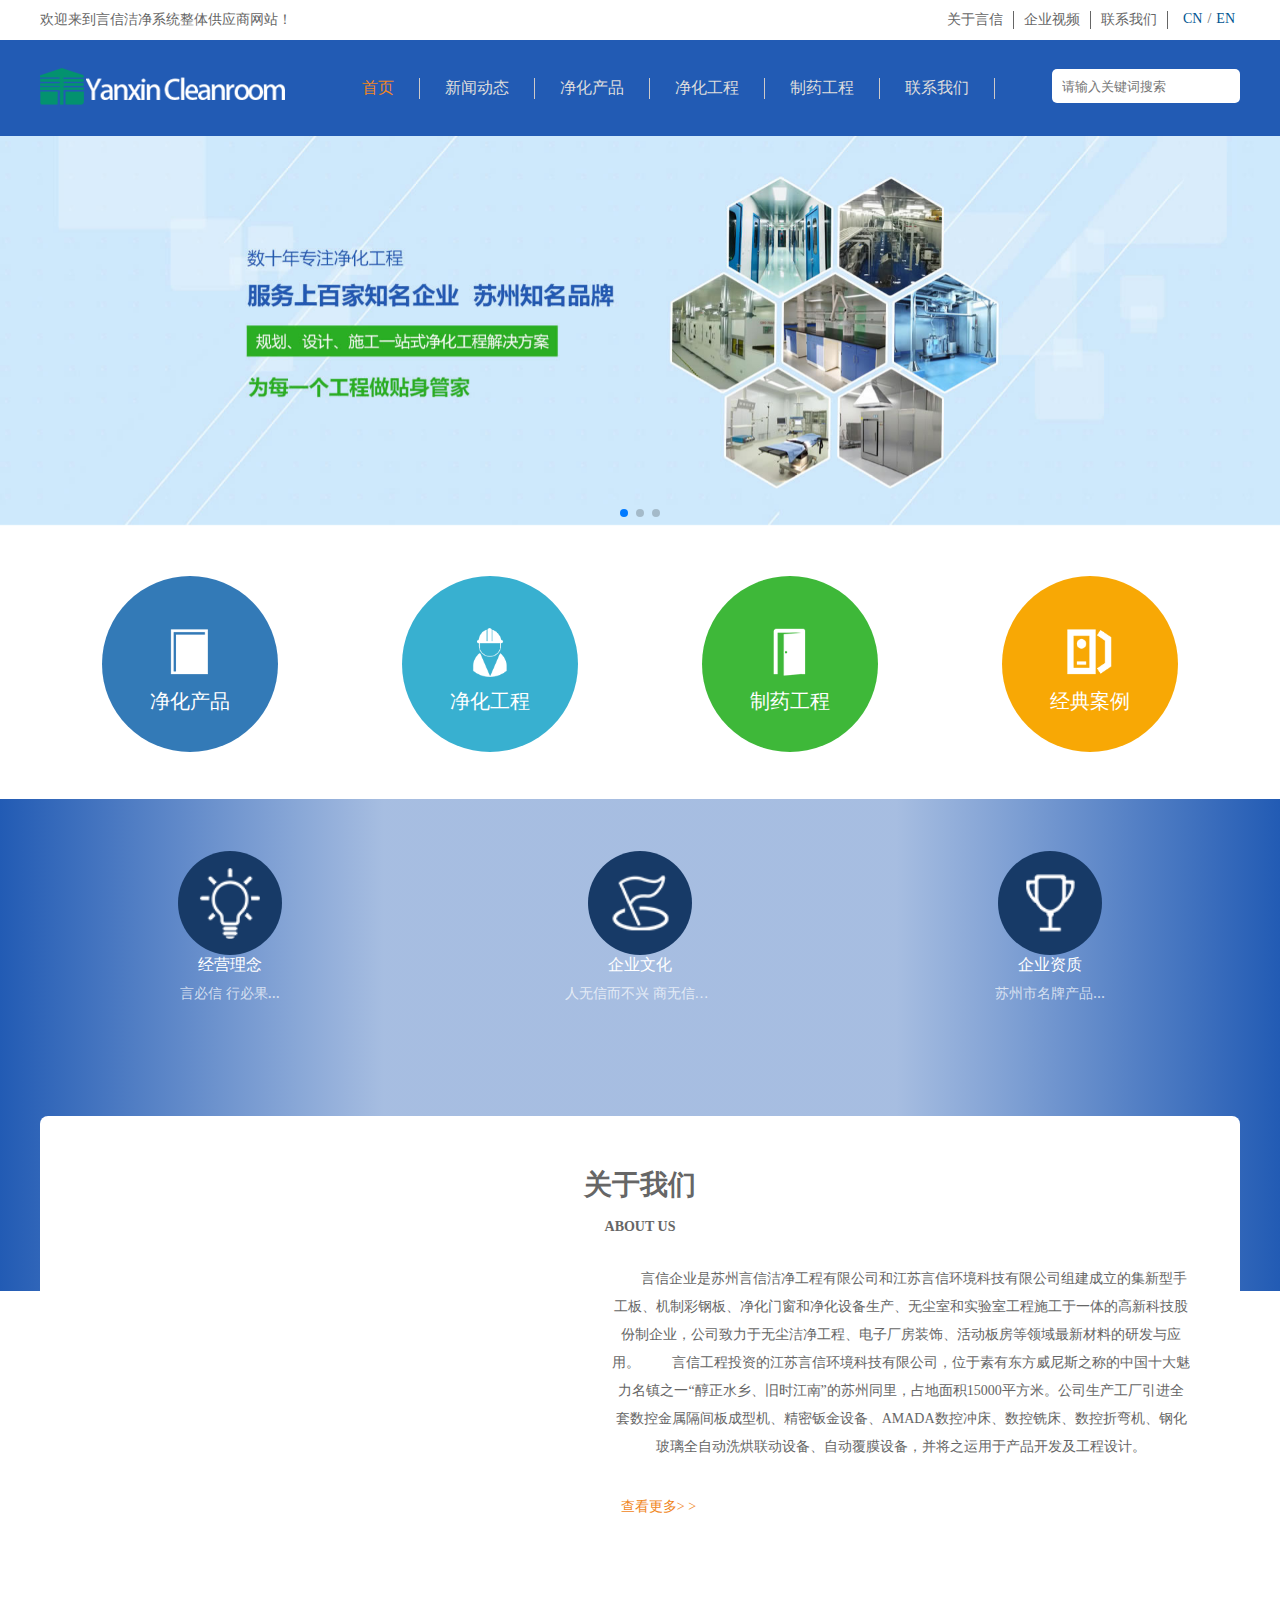
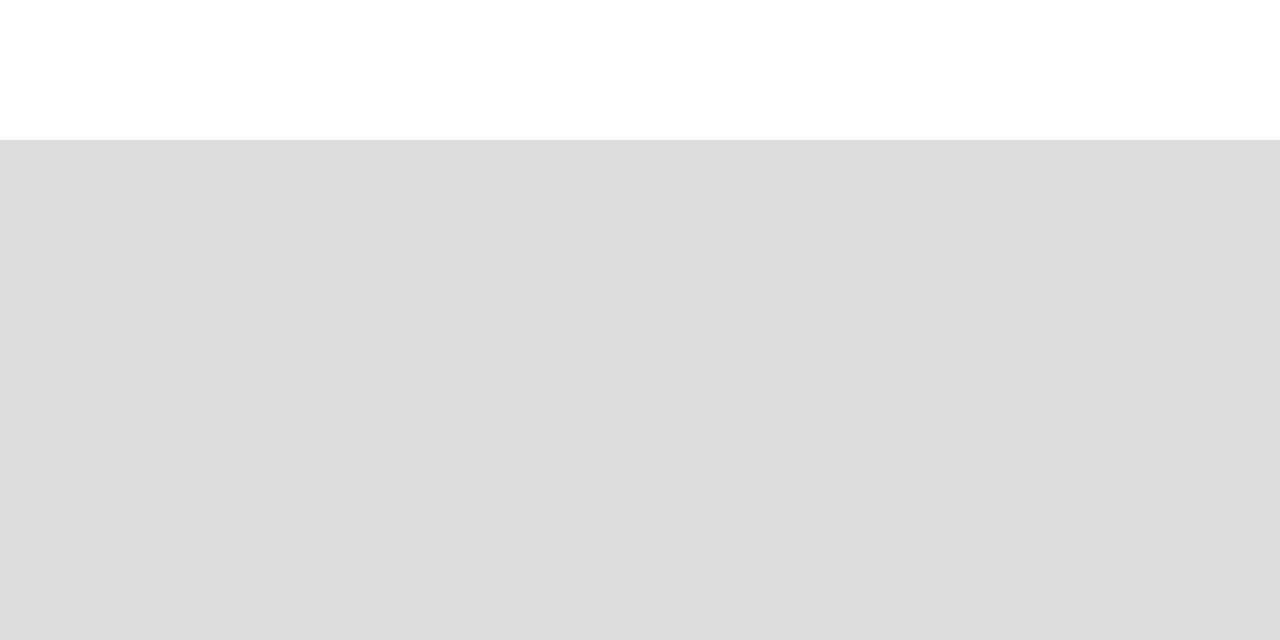
<file: cleansing/index.html>
<!DOCTYPE html>
<html lang="en">

<head>
    <meta charset="UTF-8">
    <meta http-equiv="X-UA-Compatible" content="IE=edge">
    <meta name="viewport" content="width=device-width, initial-scale=1.0">
    <title>言信洁净系统整体供应商</title>
    <link rel="stylesheet" href="./css/style.css">
    <link rel="stylesheet" href="./css/index.css">
    <link rel="stylesheet" href="https://unpkg.com/swiper/swiper-bundle.min.css">
</head>

<body>
    <div class="container">
        <!-- 头部 -->
        <div class="header w">
            <p>欢迎来到言信洁净系统整体供应商网站！</p>
            <ul>
                <li><a href="javasrcipt:;">关于言信</a></li>
                <li><a href="javasrcipt:;">企业视频</a></li>
                <li><a href="javasrcipt:;">联系我们</a></li>
                <li><a href="javasrcipt:;">CN</a>/<a href="javasrcipt:;">EN</a></li>
            </ul>
        </div>
        <!-- 导航栏 -->
        <div class="nav">
            <div class="w list">
                <a href=""><img src="./imgeas/logo.png" alt=""></a>
                <ul>
                    <li><a href="javasrcipt:;">首页</a></li>
                    <li><a href="javasrcipt:;">新闻动态</a></li>
                    <li><a href="javasrcipt:;">净化产品</a></li>
                    <li><a href="javasrcipt:;">净化工程</a></li>
                    <li><a href="javasrcipt:;">制药工程</a></li>
                    <li><a href="javasrcipt:;">联系我们</a></li>
                </ul>
                <div class="list_right">
                    <input type="text" placeholder="请输入关键词搜索">
                    <button></button>
                </div>
                <div class="list_rights">
                    <p></p>
                    <p></p>
                    <p></p>
                </div>
            </div>
        </div>
        <!-- benner -->
        <div class="benner swiper-container">
            <!-- 核心滚动区域 -->
            <ul class="swiper-wrapper">
                <li class="swiper-slide"><a href=""><img src="./imgeas/201904011114339sad.jpg" alt=""></a></li>
                <li class="swiper-slide"><a href=""><img src="./imgeas/20190401111503wrj2.jpg" alt=""></a></li>
                <li class="swiper-slide"><a href=""><img src="./imgeas/20200511153436swqy.jpg" alt=""></a></li>
            </ul>
            <!-- 小圆圈 -->
            <ol class="circle swiper-pagination">

            </ol>
        </div>
        <!--介绍  -->
        <div class="introduce">
            <ul>
                <li class="pictrue-1-list"><img src="./imgeas/p1_2.png" alt="">
                    <p>净化产品</p></img>
                </li>
                <li class="pictrue-1-list"><img src="./imgeas/p1_1.png" alt="">
                    <p>净化工程</p></img>
                </li>
                <li class="pictrue-1-list"><img src="./imgeas/p1_3.png" alt="">
                    <p>制药工程</p></img>
                </li>
                <li class="pictrue-1-list"><img src="./imgeas/p1_4.png" alt="">
                    <p>经典案例</p></img>
                </li>
            </ul>
        </div>
        <div class="back">
            <div class="linear">
                <div class="">
                    <ul>
                        <li>
                            <div>
                                <a href=""> <img src="./imgeas/p2_1.png" alt=""></img></a>
                            </div>
                            <span>经营理念</span>
                            <p>言必信 行必果</p>
                        </li>
                        <li>
                            <div>
                                <a href=""><img src="./imgeas/p2_2.png" alt=""></img></a>
                            </div>
                            <span>企业文化</span>
                            <p>人无信而不兴 商无信而不立</p>
                        </li>
                        <li>
                            <div>
                                <a href=""><img src="./imgeas/p2_3.png" alt=""></img></a>
                            </div>
                            <span>企业资质</span>
                            <p>苏州市名牌产品</p>
                        </li>
                </div>
                </ul>
            </div>
        </div>
        <!-- 关于我们 -->
        <div class="about">
            <div class="us">
                <h1>关于我们</h1>
                <h4>ABOUT US</h4>
                <div class="us_min">
                    <div class="us_left">
                        <iframe src="http://player.youku.com/embed/XMzkyMjMyNDg2MA==" frameborder="0"
                            allowfullscreen="true" width="100%" height="100%"></iframe>
                    </div>
                    <div class="us_right">
                        <p>言信企业是苏州言信洁净工程有限公司和江苏言信环境科技有限公司组建成立的集新型手工板、机制彩钢板、净化门窗和净化设备生产、无尘室和实验室工程施工于一体的高新科技股份制企业，公司致力于无尘洁净工程、电子厂房装饰、活动板房等领域最新材料的研发与应用。
                            　　言信工程投资的江苏言信环境科技有限公司，位于素有东方威尼斯之称的中国十大魅力名镇之一“醇正水乡、旧时江南”的苏州同里，占地面积15000平方米。公司生产工厂引进全套数控金属隔间板成型机、精密钣金设备、AMADA数控冲床、数控铣床、数控折弯机、钢化玻璃全自动洗烘联动设备、自动覆膜设备，并将之运用于产品开发及工程设计。
                        </p>
                        <a href="javasrcipt:;">查看更多> ></a>
                    </div>
                </div>
            </div>
        </div>
        <div class="d1"></div>











    </div>
</body>
<script src="https://unpkg.com/swiper/swiper-bundle.min.js"> </script>
<script src="./js/index.js"></script>

</html>
</file>
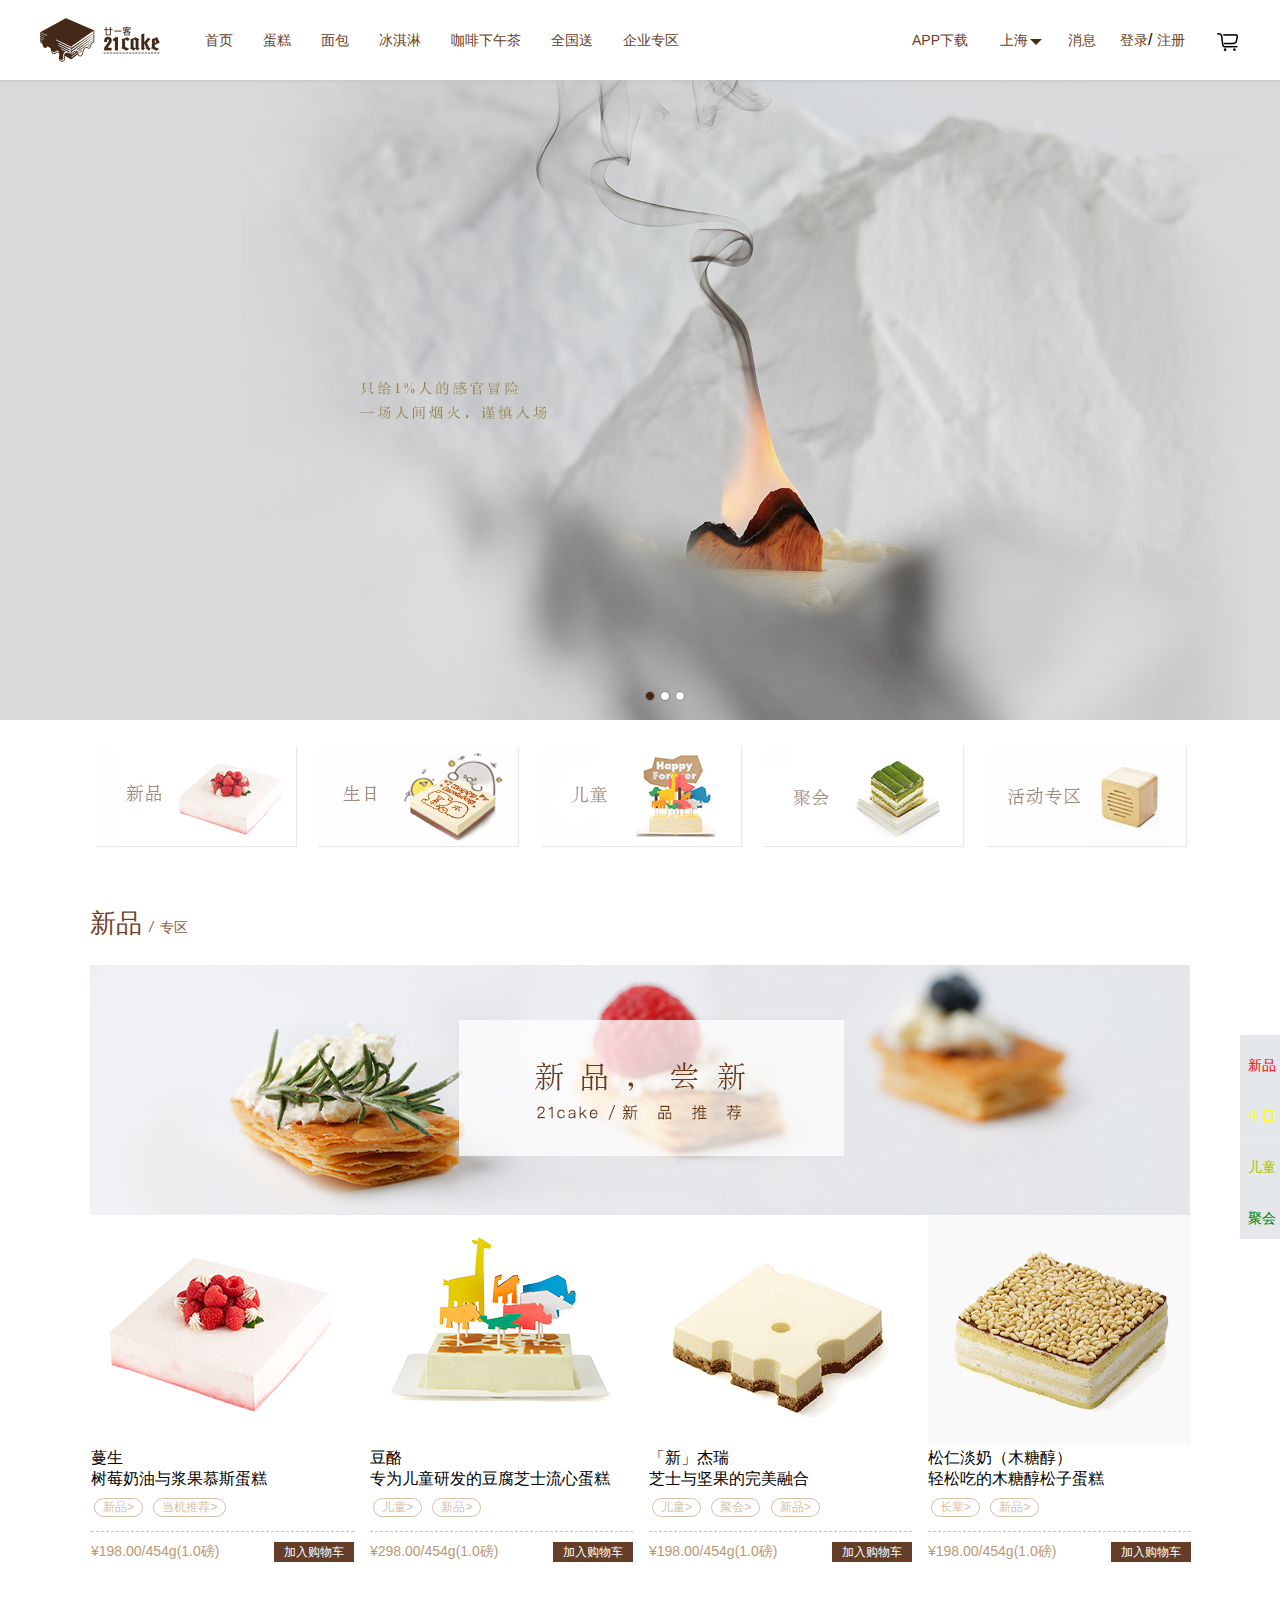
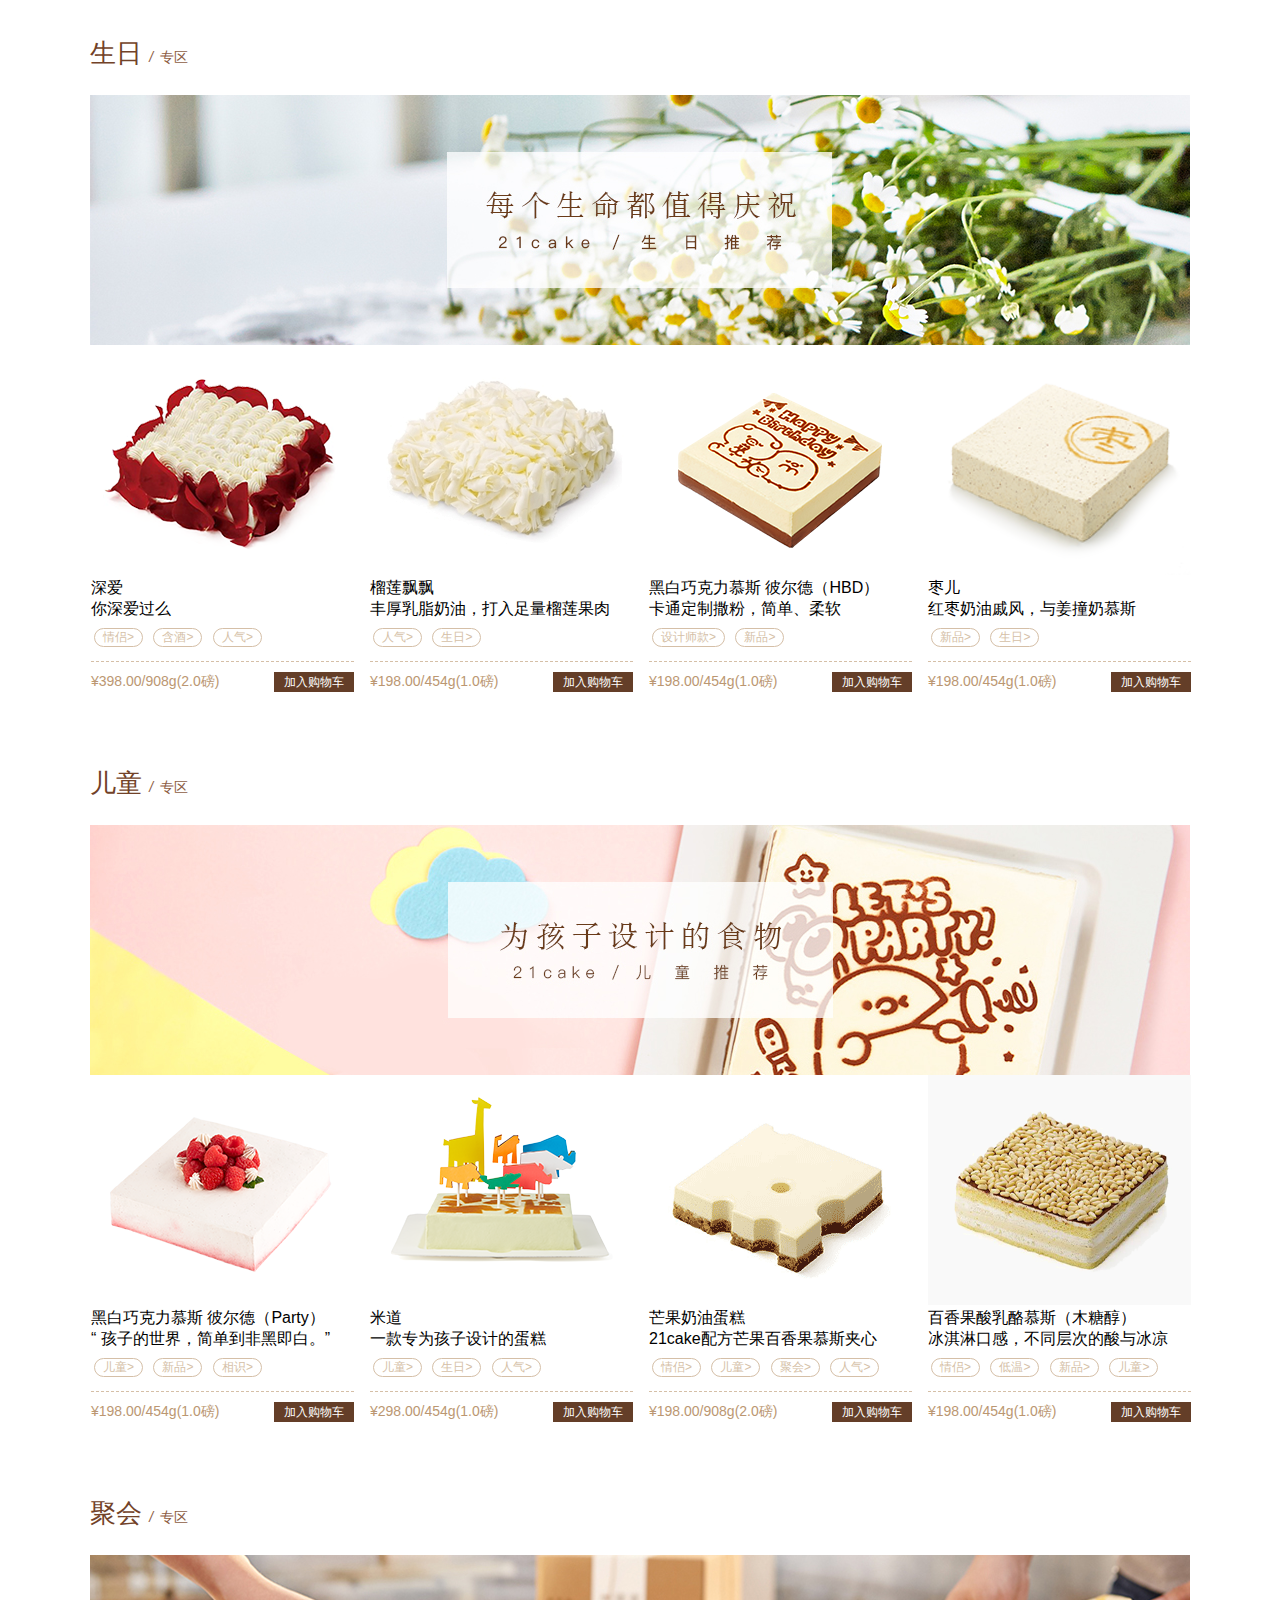
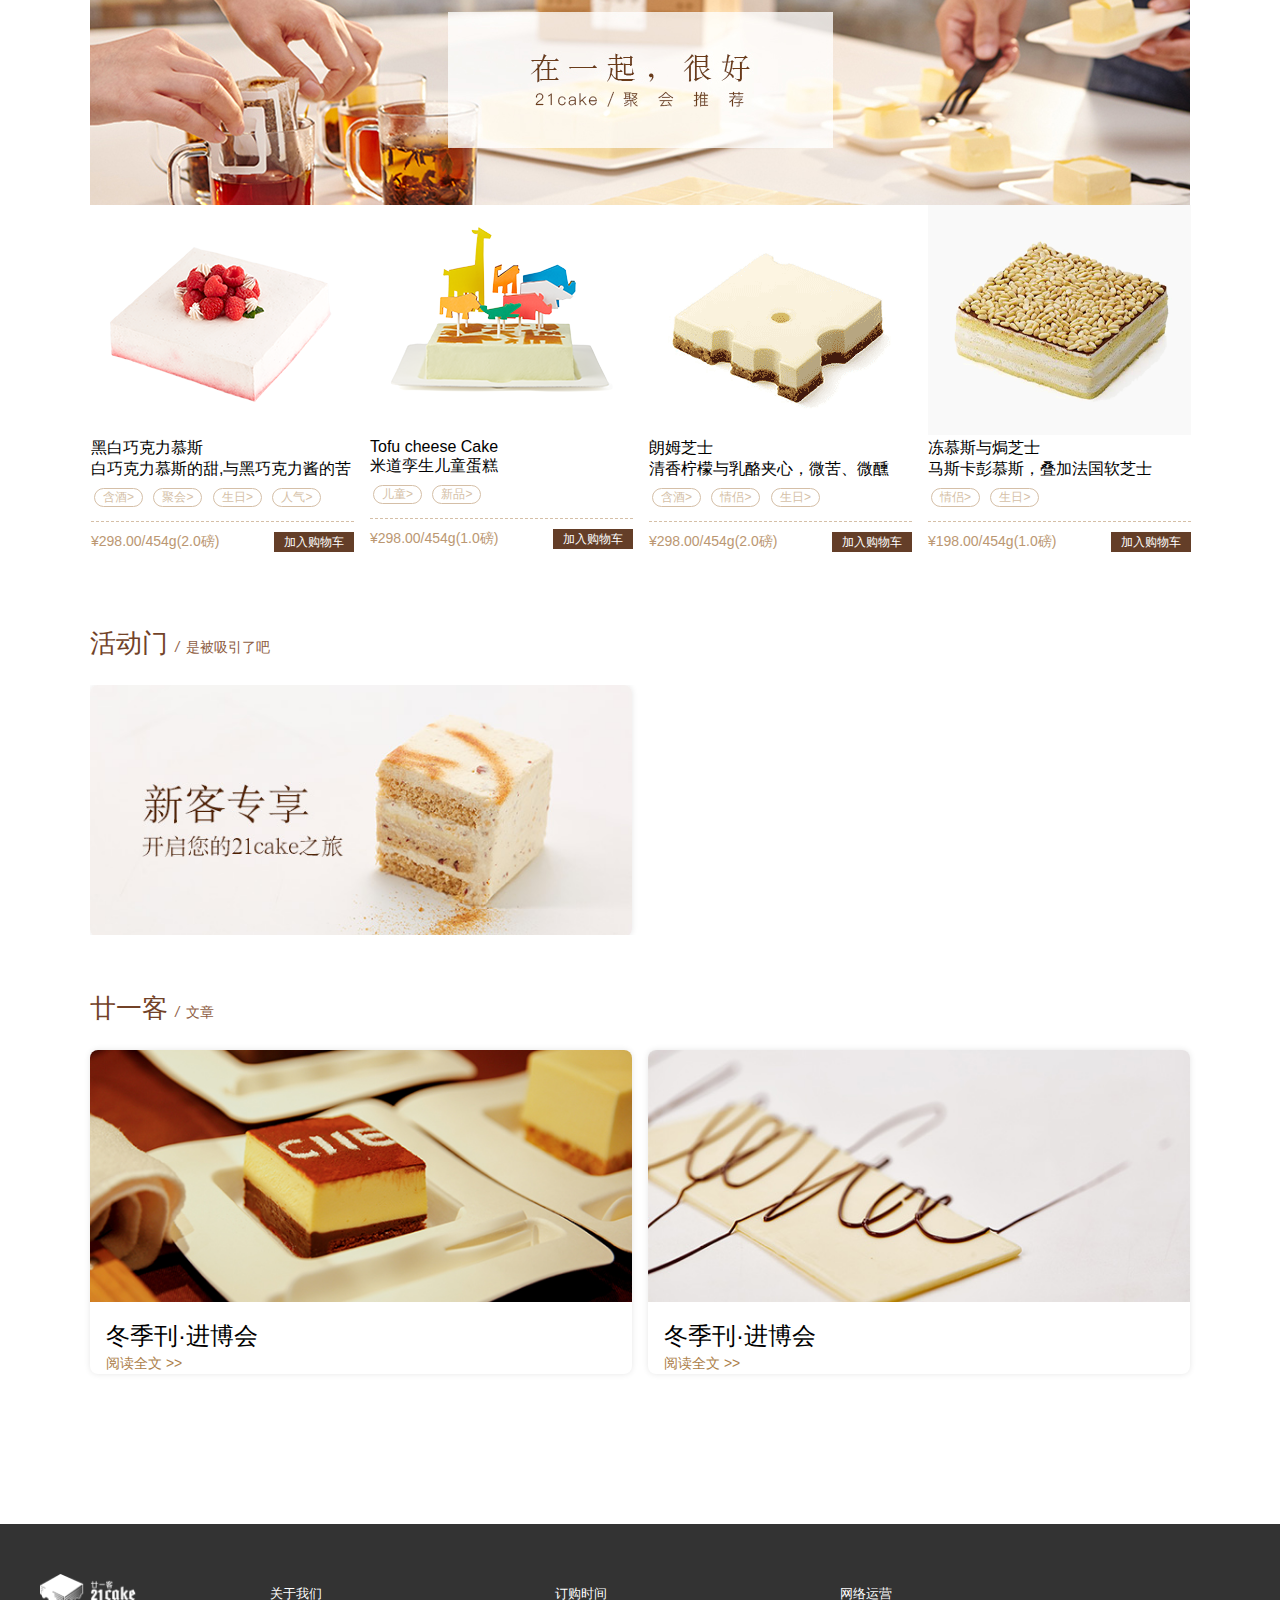
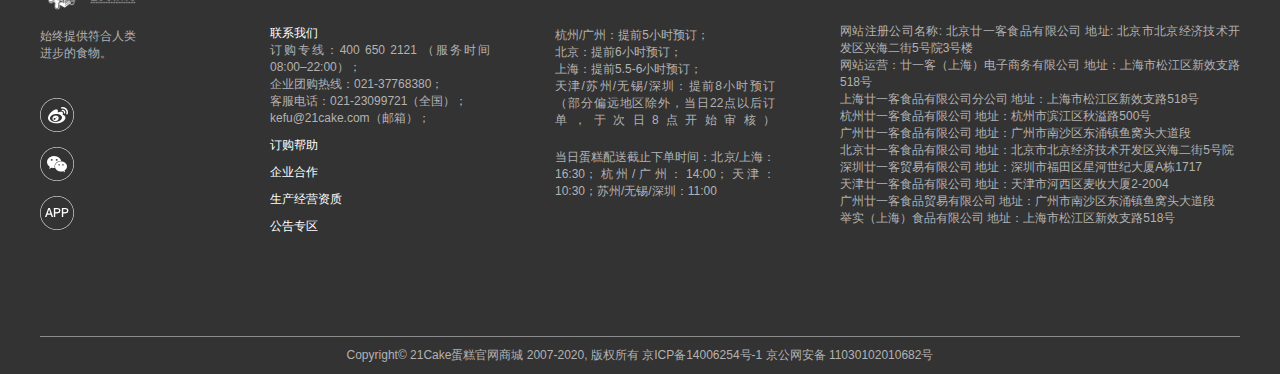
<file: Native project/index.html>
<!DOCTYPE html>
<html lang="en">

<head>
  <meta charset="UTF-8">
  <meta name="viewport" content="width=device-width, initial-scale=1.0">
  <title>唯一</title>
  <!-- css样式 -->
  <link rel="stylesheet" href="./css/style.css">
  <link rel="stylesheet" href="./css/header.css">
  <link rel="stylesheet" href="./css/index.css">
  <link rel="stylesheet" href="./css/footer.css">
</head>

<body>
  <!-- header-start 头部 -->
  <div class="toubu clear">
    <div class="w header">
      <div class="logo left">
        <a href="./index.html">
          <img src="./images/logo.png" alt="">
        </a>
      </div>
      <div class="nav">
        <ul>
          <li><a href="index.html">首页</a></li>
          <li><a href="./src/classifys.html">蛋糕</a></li>
          <li><a href="">面包</a></li>
          <li><a href="">冰淇淋</a></li>
          <li><a href="">咖啡下午茶</a></li>
          <li><a href="">全国送</a></li>
          <li><a href="">企业专区</a></li>
        </ul>
      </div>
      <div class="right header-righr">
        <a class="xiazai left" href="">APP下载
          <img class="erweima" src="./images/erweima.png" alt="">
        </a>
        <div class="selt left">
          <span><a href="">上海</a></span>
          <ul>
            <li><a href="javascript:;">深圳</a></li>
            <li><a href="javascript:;">北京</a></li>
            <li><a href="javascript:;">天津</a></li>
            <li><a href="javascript:;">杭州</a></li>
            <li><a href="javascript:;">无锡</a></li>
            <li><a href="javascript:;">苏州</a></li>
            <li><a href="javascript:;">广州</a></li>
          </ul>
          <div class="sanjiao left"></div>
        </div>
        <div class="left login">
          <a class="left messages" href="">消息</a>
          <ul id="mesg">
            <li><a href="">通知</a></li>
            <li><a href="">物流</a></li>
          </ul>
        </div>
        <div class="left login">
          <span class="left"><a href="./src/login.html">登录</a></span>
          <span>/</span>
          <span><a href="./src/login_register.html">注册</a></span>
        </div>
        <img class="right logoIco" src="./images/gouwu.png" alt="">
      </div>
    </div>
  </div>
  <!-- header-end 头部-->
  <!-- banner-start 轮播-->
  <div id="banner" class="banner">
    <!-- 左侧按钮 -->
    <a class="arrow-l" href="javascript:;">&lt;</a>
    <!-- 右侧按钮 -->
    <a class="arrow-r" href="javascript:;">&gt;</a>
    <!-- 滚动区域 -->
    <ul>
      <li class="opa-on"><a href=""><img src="./images/banner1.jpg" alt="img1"></a></li>
      <li><a href="javascript:;"><img src="./images/banner2.jpg" alt="img2"></a></li>
      <!-- <li><a href=""><img src="./images/banner3.jpg" alt="img3"></a></li> -->
      <li><a href="javascript:;"><img src="./images/banner4.jpg" alt="img4"></a></li>
    </ul>
    <!-- 小圆圈  -->
    <ol>

    </ol>
  </div>
  <!-- banner-end 轮播-->
  <!-- center-start  中间内容-->
  <div class="w nav-bar">
    <!-- 导航栏 -->
    <div class="nav-barAll" id="Jump1">
      <a href="#d1"><img src="./images/newproductAll.jpg" alt=""></a>
      <a href="#d2"><img src="./images/birthdayAll.jpg" alt=""></a>
      <a href="#d3"><img src="./images/childrenAll.jpg" alt=""></a>
      <a href="#d4"><img src="./images/activityAll.jpg" alt=""></a>
      <a href="#d5"><img src="./images/meetingAll.png" alt=""></a>
    </div>
    <!-- 新品/专区-start -->
    <div id="d1" class="newproductAll">
      <div class="newproduct-logo">
        <h4>
          <span>新品</span>
          <i>/</i>
          <span class="aa">专区</span>
        </h4>
      </div>
      <div class="merchandise">
        <a href="javascript:;">
          <img src="./images/newproduct.jpg" alt="">
        </a>
      </div>
      <!-- 商品品种 -->
      <div class="varieties">
        <ul>
          <li>
            <a href="javascript:;">
              <img src="./images/newproduct1.png" alt="">
            </a>
            <h4>蔓生</h4>
            <p>树莓奶油与浆果慕斯蛋糕</p>
            <div class="tag">
              <a href="javascript:;">新品></a>
              <a href="javascript:;">当机推荐></a>
            </div>
            <div class="cart">
              <span class="price">¥198.00/454g(1.0磅)</span>
              <a class="addBtn" href="javascript:;">加入购物车</a>
            </div>
            <div class="add">
              <div class="prices">
                <span class="price">¥198.00/454g(1.0磅)</span>
              </div>
              <ul class="gouwuche">
                <li class="active">
                  <a href="javascript:;">454g</a>
                  <span>(1.0磅)</span>
                  <i style="color: #fff;" class="gouzi ">√
                    <!-- <img src="./images/gouzi.png" alt=""> -->
                  </i>
                </li>
                <li>
                  <a href="javascript:;">908g</a>
                  <span>(2.0磅)</span>
                  <i class="gouzi show">
                    <img src="./images/gouzi.png" alt="">
                  </i>
                </li>
                <li>
                  <a href="javascript:;">1362g</a>
                  <span>(3.0磅)</span>
                  <i class="gouzi show">
                    <img src="./images/gouzi.png" alt="">
                  </i>
                </li>
                <li>
                  <a href="javascript:;">2270g</a>
                  <span>(5.0磅)</span>
                  <i class="gouzi show">
                    <img src="./images/gouzi.png" alt="">
                  </i>
                </li>
              </ul>
              <div class="btns">
                <button class="btnl">立即购买</button>
                <button class="btnr">加入购物车</button>
              </div>
            </div>
            <div class="addcart show">
              <div class="icon">
                <i></i>
                成功添加购物车
              </div>
              <a class="Thecar" href="javascript:;">查看购物车</a>
            </div>
          </li>
          <li>
            <a href="javascript:;">
              <img src="./images/newproduct2.png" alt="">
            </a>
            <h4>豆酪</h4>
            <p>专为儿童研发的豆腐芝士流心蛋糕</p>
            <div class="tag">
              <a href="javascript:;">儿童></a>
              <a href="javascript:;">新品></a>
            </div>
            <div class="cart">
              <span>¥298.00/454g(1.0磅)</span>
              <a href="javascript:;">加入购物车</a>
            </div>
          </li>
          <li>
            <a href="javascript:;">
              <img src="./images/newproduct3.png" alt="">
            </a>
            <h4>「新」杰瑞</h4>
            <p>芝士与坚果的完美融合</p>
            <div class="tag">
              <a href="javascript:;">儿童></a>
              <a href="javascript:;">聚会></a>
              <a href="javascript:;">新品></a>
            </div>
            <div class="cart">
              <span>¥198.00/454g(1.0磅)</span>
              <a href="javascript:;">加入购物车</a>
            </div>
          </li>
          <li>
            <a href="javascript:;">
              <img src="./images/newproduct4.png" alt="">
            </a>
            <h4>松仁淡奶（木糖醇）</h4>
            <p>轻松吃的木糖醇松子蛋糕</p>
            <div class="tag">
              <a href="javascript:;">长辈></a>
              <a href="javascript:;">新品></a>
            </div>
            <div class="cart" id="Jump2">
              <span>¥198.00/454g(1.0磅)</span>
              <a href="javascript:;">加入购物车</a>
            </div>
          </li>
        </ul>
      </div>
    </div>
    <!-- 新品/专区-end -->
    <!-- 新品/专区-end-->
    <!-- 生日/专区-start -->
    <div id="d2" class="newproductAll anchorGoback">
      <div class="newproduct-logo">
        <h4>
          <span>生日</span>
          <i>/</i>
          <span class="aa">专区</span>
        </h4>
      </div>
      <div class="merchandise show">
        <a href="javascript:;">
          <img src="./images/birthday.jpg" alt="">
        </a>
      </div>
      <!-- 商品品种 -->
      <div class="varieties">
        <ul>
          <li>
            <a href="javascript:;">
              <img src="./images/birthday1.png" alt="">
            </a>
            <h4>深爱</h4>
            <p>你深爱过么</p>
            <div class="tag">
              <a href="javascript:;">情侣></a>
              <a href="javascript:;">含酒></a>
              <a href="javascript:;">人气></a>
            </div>
            <div class="cart">
              <span>¥398.00/908g(2.0磅)</span>
              <a href="javascript">加入购物车</a>
            </div>
          </li>
          <li>
            <a href="javascript:;">
              <img src="./images/birthday2.png" alt="">
            </a>
            <h4>榴莲飘飘</h4>
            <p>丰厚乳脂奶油，打入足量榴莲果肉</p>
            <div class="tag">
              <a href="javascript:;">人气></a>
              <a href="javascript:;">生日></a>
            </div>
            <div class="cart">
              <span>¥198.00/454g(1.0磅)</span>
              <a href="javascript">加入购物车</a>
            </div>
          </li>
          <li>
            <a href="javascript:;">
              <img src="./images/birthday3.png" alt="">
            </a>
            <h4> 黑白巧克力慕斯 彼尔德（HBD）</h4>
            <p>卡通定制撒粉，简单、柔软</p>
            <div class="tag">
              <a href="javascript:;">设计师款></a>
              <a href="javascript:;">新品></a>
            </div>
            <div class="cart">
              <span>¥198.00/454g(1.0磅)</span>
              <a href="javascript">加入购物车</a>
            </div>
          </li>
          <li>
            <a href="javascript:;">
              <img src="./images/birthday4.png" alt="">
            </a>
            <h4>枣儿</h4>
            <p>红枣奶油戚风，与姜撞奶慕斯</p>
            <div class="tag">
              <a href="javascript:;">新品></a>
              <a href="javascript:;">生日></a>
            </div>
            <div class="cart" id="Jump3">
              <span>¥198.00/454g(1.0磅)</span>
              <a href="javascript">加入购物车</a>
            </div>
          </li>
        </ul>
      </div>
    </div>
    <!-- 生日/专区-end-->
    <!-- 儿童/专区-start -->
    <div id="d3" class="newproductAll">
      <div class="newproduct-logo">
        <h4>
          <span>儿童</span>
          <i>/</i>
          <span class="aa">专区</span>
        </h4>
      </div>
      <div class="merchandise show">
        <a href="">
          <img src="./images/children.jpg" alt="">
        </a>
      </div>
      <!-- 商品品种 -->
      <div class="varieties">
        <ul>
          <li>
            <a href="javascript:;">
              <img src="./images/newproduct1.png" alt="">
            </a>
            <h4>黑白巧克力慕斯 彼尔德（Party）</h4>
            <p>“ 孩子的世界，简单到非黑即白。”</p>
            <div class="tag">
              <a href="javascript:;">儿童></a>
              <a href="javascript:;">新品></a>
              <a href="javascript:;">相识></a>
            </div>
            <div class="cart">
              <span>¥198.00/454g(1.0磅)</span>
              <a href="javascript">加入购物车</a>
            </div>
          </li>
          <li>
            <a href="javascript:;">
              <img src="./images/newproduct2.png" alt="">
            </a>
            <h4>米道</h4>
            <p>一款专为孩子设计的蛋糕</p>
            <div class="tag">
              <a href="javascript:;">儿童></a>
              <a href="javascript:;">生日></a>
              <a href="javascript:;">人气></a>
            </div>
            <div class="cart">
              <span>¥298.00/454g(1.0磅)</span>
              <a href="javascript">加入购物车</a>
            </div>
          </li>
          <li>
            <a href="javascript:;">
              <img src="./images/newproduct3.png" alt="">
            </a>
            <h4>芒果奶油蛋糕</h4>
            <p>21cake配方芒果百香果慕斯夹心</p>
            <div class="tag">
              <a href="javascript:;">情侣></a>
              <a href="javascript:;">儿童></a>
              <a href="javascript:;">聚会></a>
              <a href="javascript:;">人气></a>
            </div>
            <div class="cart">
              <span>¥198.00/908g(2.0磅)</span>
              <a href="javascript">加入购物车</a>
            </div>
          </li>
          <li>
            <a href="javascript:;">
              <img src="./images/newproduct4.png" alt="">
            </a>
            <h4>百香果酸乳酪慕斯（木糖醇）</h4>
            <p>冰淇淋口感，不同层次的酸与冰凉</p>
            <div class="tag">
              <a href="javascript:;">情侣></a>
              <a href="javascript:;">低温></a>
              <a href="javascript:;">新品></a>
              <a href="javascript:;">儿童></a>
            </div>
            <div class="cart" id="Jump4">
              <span>¥198.00/454g(1.0磅)</span>
              <a href="javascript">加入购物车</a>
            </div>
          </li>
        </ul>
      </div>
    </div>
    <!-- 儿童/专区-end-->
    <!-- 聚会/专区-start -->
    <div id="d4" class="newproductAll">
      <div class="newproduct-logo">
        <h4>
          <span>聚会</span>
          <i>/</i>
          <span>专区</span>
        </h4>
      </div>
      <div class="merchandise show">
        <a href="">
          <img src="./images/meeting.jpg" alt="">
        </a>
      </div>
      <!-- 商品品种 -->
      <div class="varieties">
        <ul>
          <li>
            <a href="javascript:;">
              <img src="./images/newproduct1.png" alt="">
            </a>
            <h4>黑白巧克力慕斯</h4>
            <p>白巧克力慕斯的甜,与黑巧克力酱的苦</p>
            <div class="tag">
              <a href="javascript:;">含酒></a>
              <a href="javascript:;">聚会></a>
              <a href="javascript:;">生日></a>
              <a href="javascript:;">人气></a>
            </div>
            <div class="cart">
              <span>¥298.00/454g(2.0磅)</span>
              <a href="javascript">加入购物车</a>
            </div>
          </li>
          <li>
            <a href="javascript:;">
              <img src="./images/newproduct2.png" alt="">
            </a>
            <h4>Tofu cheese Cake</h4>
            <p>米道孪生儿童蛋糕</p>
            <div class="tag">
              <a href="javascript:;">儿童></a>
              <a href="javascript:;">新品></a>
            </div>
            <div class="cart">
              <span>¥298.00/454g(1.0磅)</span>
              <a href="javascript">加入购物车</a>
            </div>
          </li>
          <li>
            <a href="javascript:;">
              <img src="./images/newproduct3.png" alt="">
            </a>
            <h4>朗姆芝士</h4>
            <p>清香柠檬与乳酪夹心，微苦、微醺</p>
            <div class="tag">
              <a href="javascript:;">含酒></a>
              <a href="javascript:;">情侣></a>
              <a href="javascript:;">生日></a>
            </div>
            <div class="cart">
              <span>¥298.00/454g(2.0磅)</span>
              <a href="javascript">加入购物车</a>
            </div>
          </li>
          <li>
            <a href="javascript:;">
              <img src="./images/newproduct4.png" alt="">
            </a>
            <h4>冻慕斯与焗芝士</h4>
            <p>马斯卡彭慕斯，叠加法国软芝士</p>
            <div class="tag">
              <a href="javascript:;">情侣></a>
              <a href="javascript:;">生日></a>
            </div>
            <div class="cart" id="Jump5">
              <span>¥198.00/454g(1.0磅)</span>
              <a href="javascript">加入购物车</a>
            </div>
          </li>
        </ul>
      </div>
    </div>
    <!-- 聚会/专区-end-->
    <!-- 活动门-start -->
    <div id="d5" class='newproductAll welt'>
      <div class="newproduct-logo">
        <h4>
          <span>活动门</span>
          <i>/</i>
          <span>是被吸引了吧</span>
        </h4>
      </div>
      <div class="merchandise">
        <a href="">
          <img src="./images/dodge-gate.jpg" alt="">
        </a>
      </div>
    </div>
    <!-- 活动门-den -->
    <!-- 廿一客-start-->
    <div class='newproductAll'>
      <div class="newproduct-logo">
        <h4>
          <span>廿一客</span>
          <i>/</i>
          <span>文章</span>
        </h4>
      </div>
      <div class="merchandise show difference">
        <ul>
          <li class="left">
            <a href="">
              <img src="./images/text1.jpg" alt="">
            </a>
            <h4>冬季刊·进博会</h4>
            <span>阅读全文 >></span>
          </li>
          <li class="right">
            <a href="">
              <img src="./images/text2.jpg" alt="">
            </a>
            <h4>冬季刊·进博会</h4>
            <span>阅读全文 >></span>
          </li>
        </ul>
      </div>
    </div>
    <!-- 廿一客-end-->
  </div>
  <!--侧边栏 start-->
  <div class="aside">
    <ul>
      <li class=""><a href="#Jump1">新品</a></li>
      <li><a href="#Jump2">生日</a></li>
      <li><a href="#Jump3">儿童</a></li>
      <li><a href="#Jump4">聚会</a></li>
      <li class="show goback"><a href="#banner">顶部</a></li>
    </ul>
  </div>
  <!--侧边栏 end-->
  <!-- center-end  中间内容-->
  <!-- footer-start 脚部-->
  <iframe src="./src/footer.html" frameborder="0" scrolling='no' width="100%" height="600px"></iframe>
  <!-- footer-end 脚部-->
</body>
<!-- js样式 -->
<script src="./js/header.js"></script>
<script src="./js/index.js"></script>
<script src="./js/footer.js"></script>

</html>
</file>
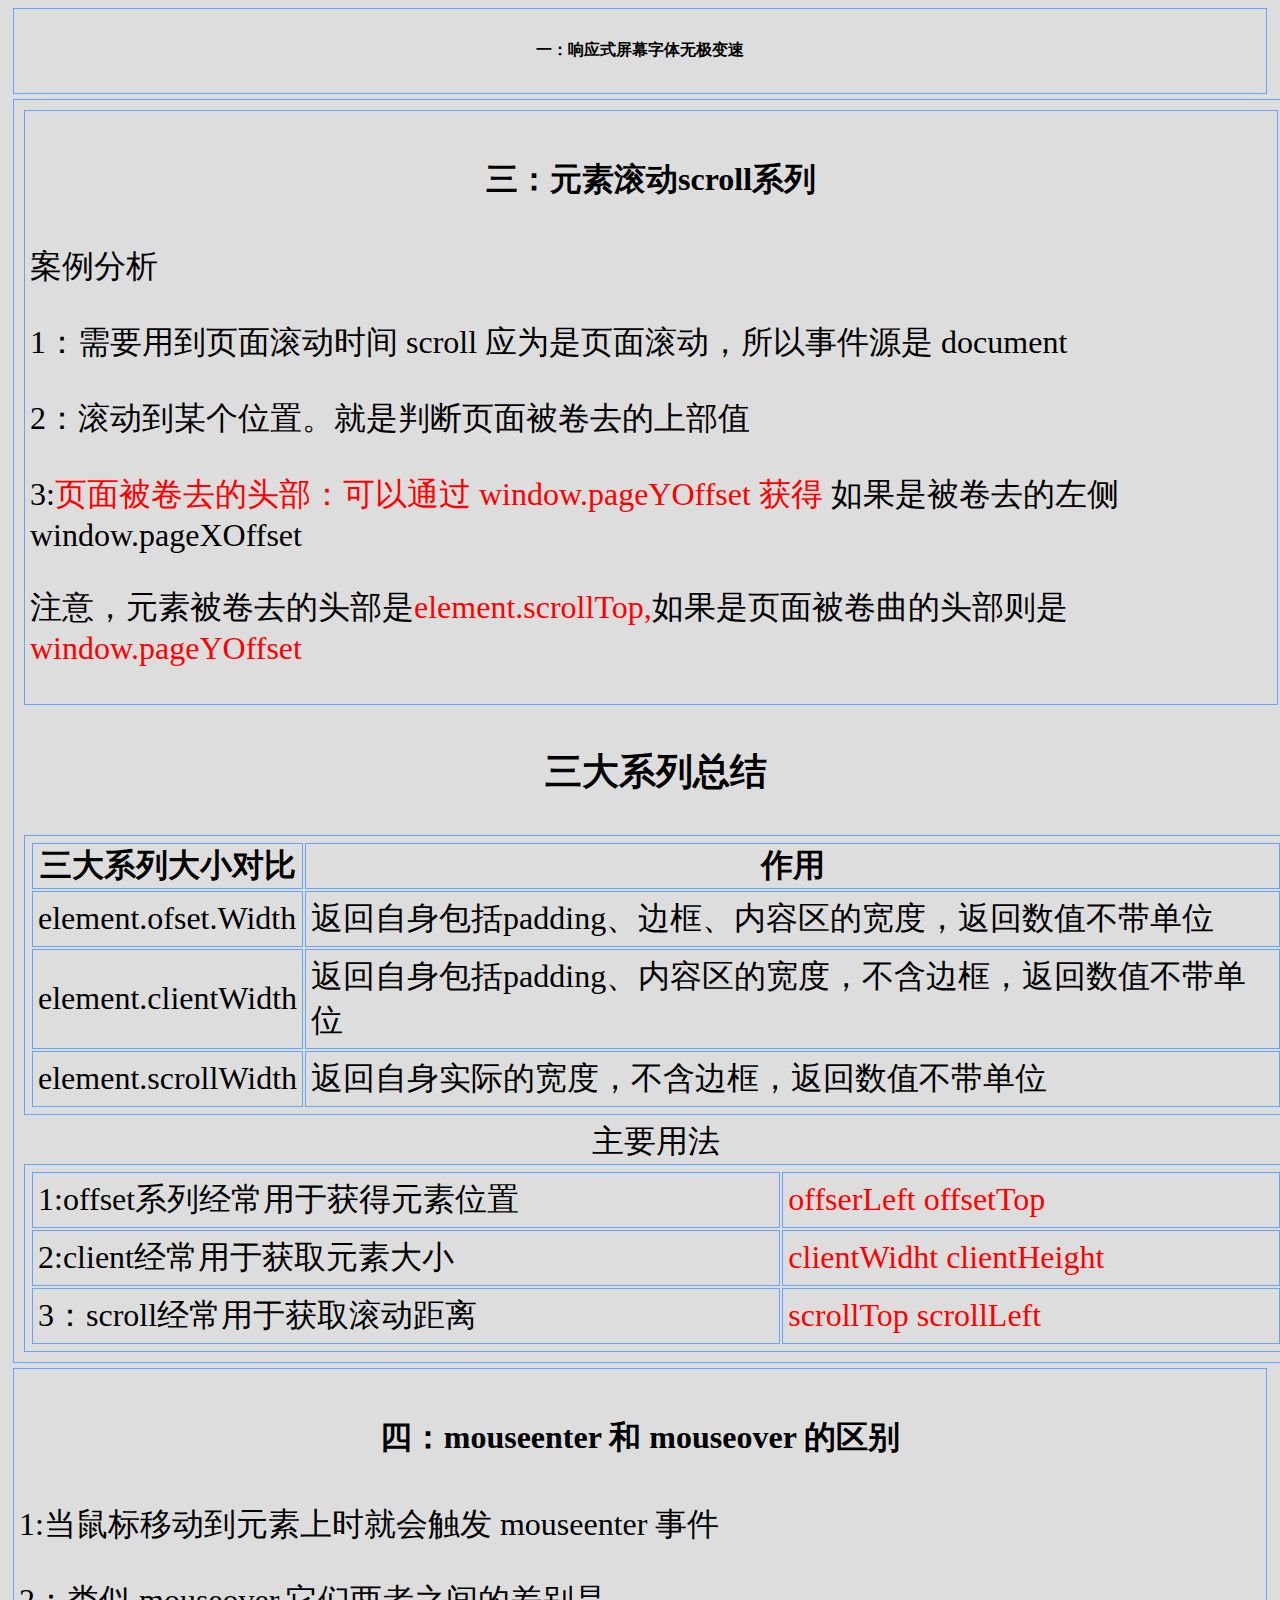
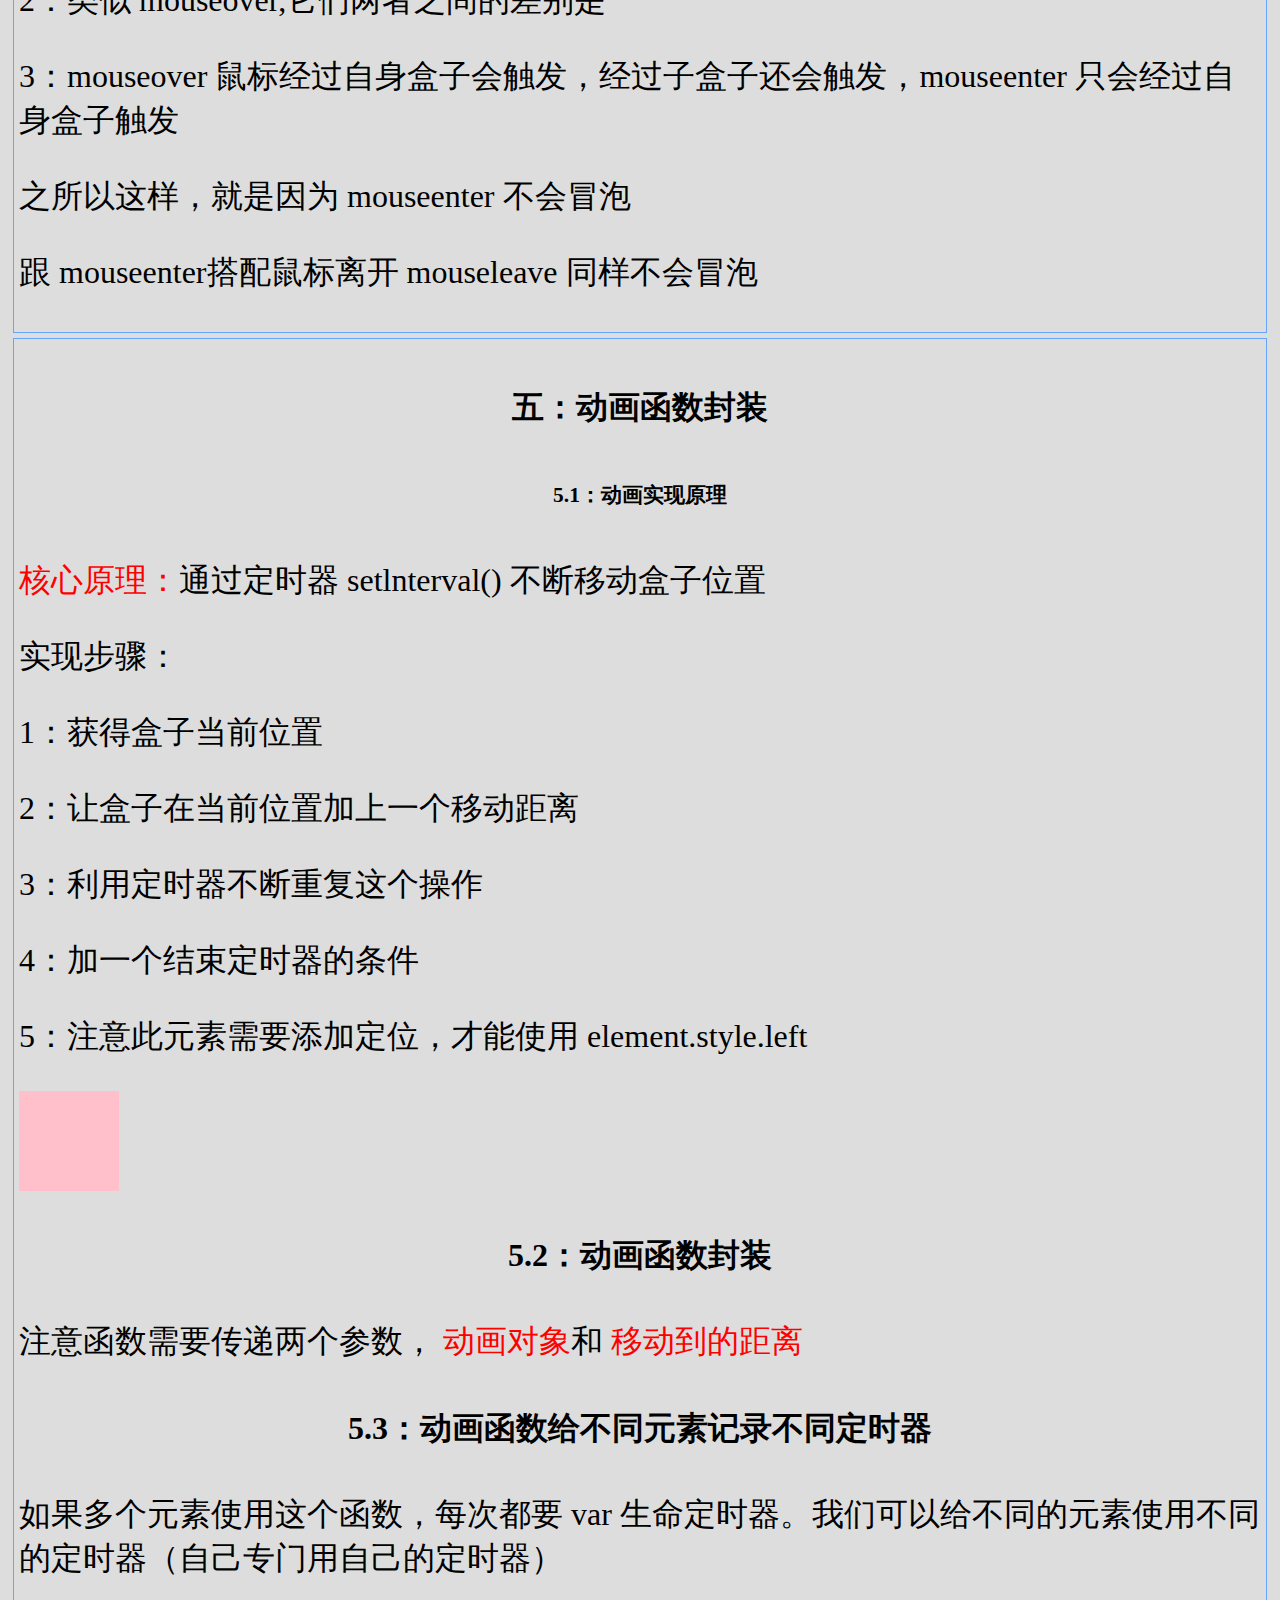
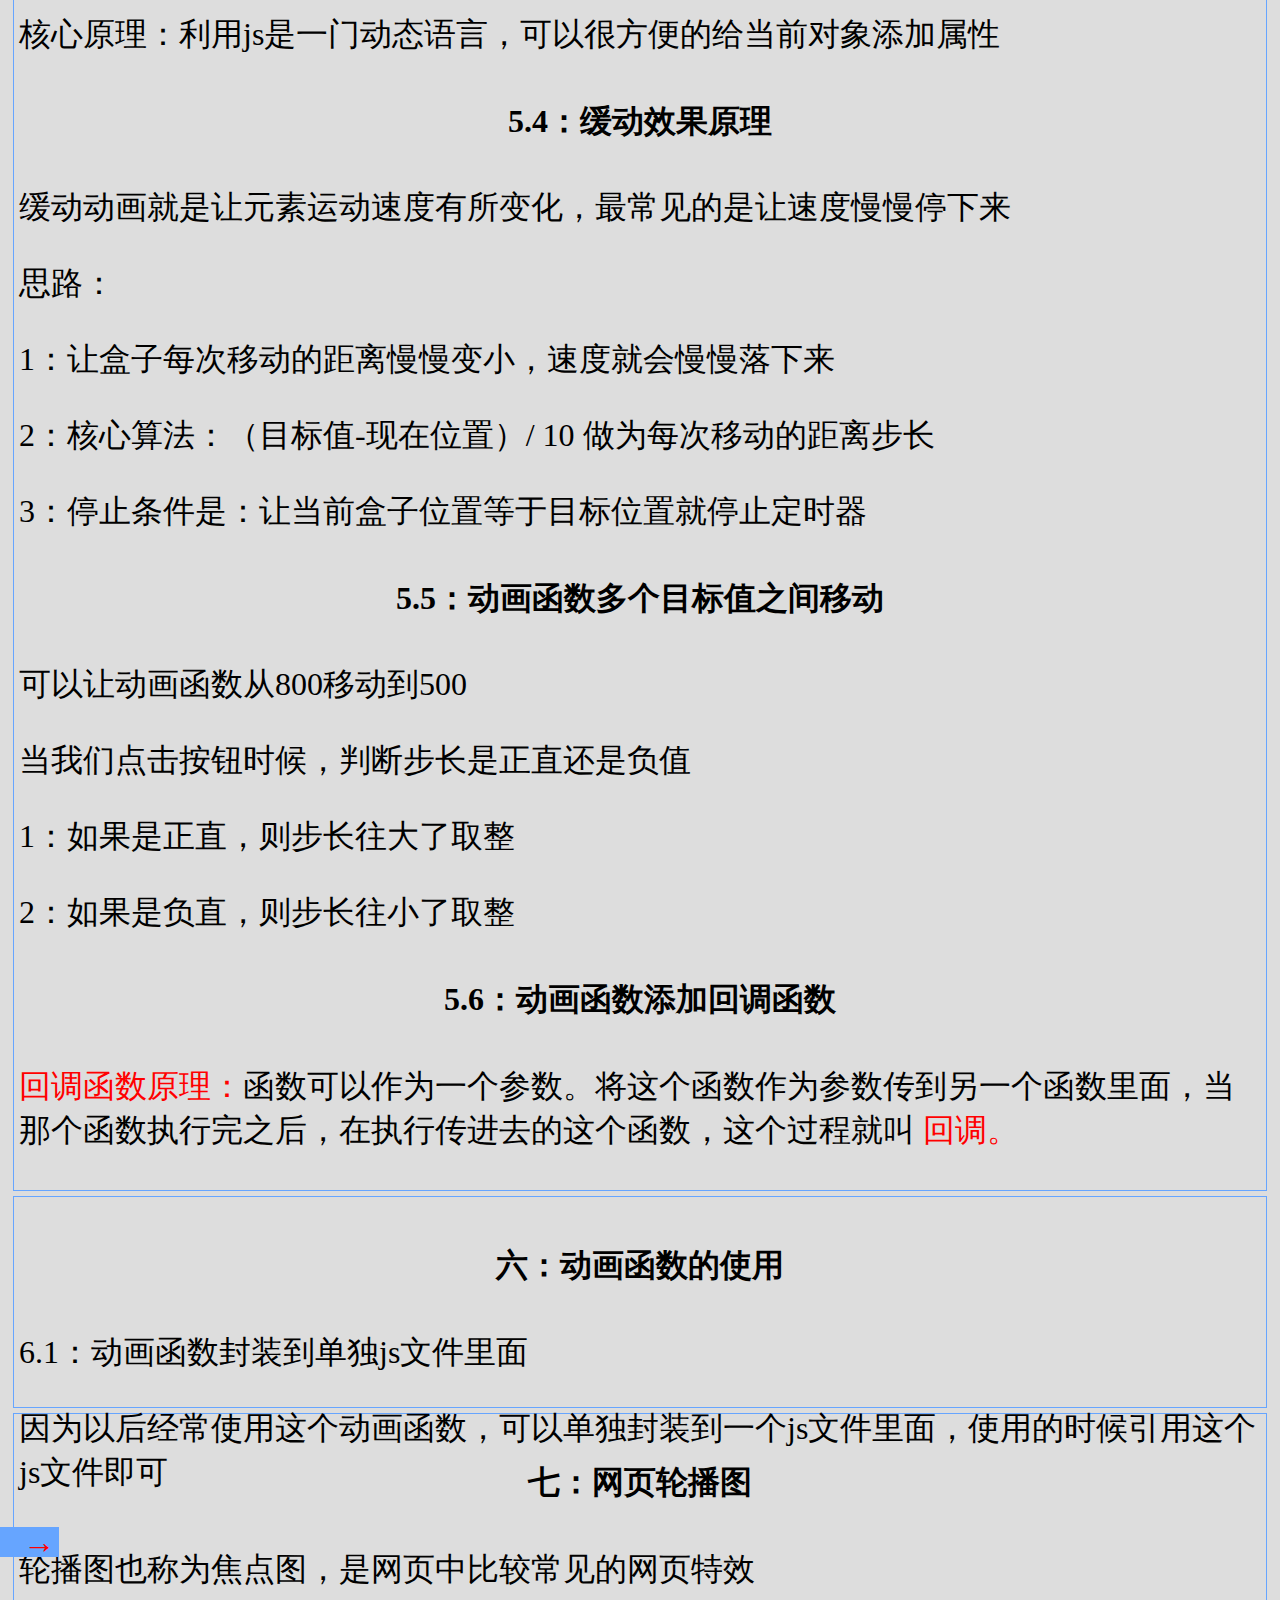
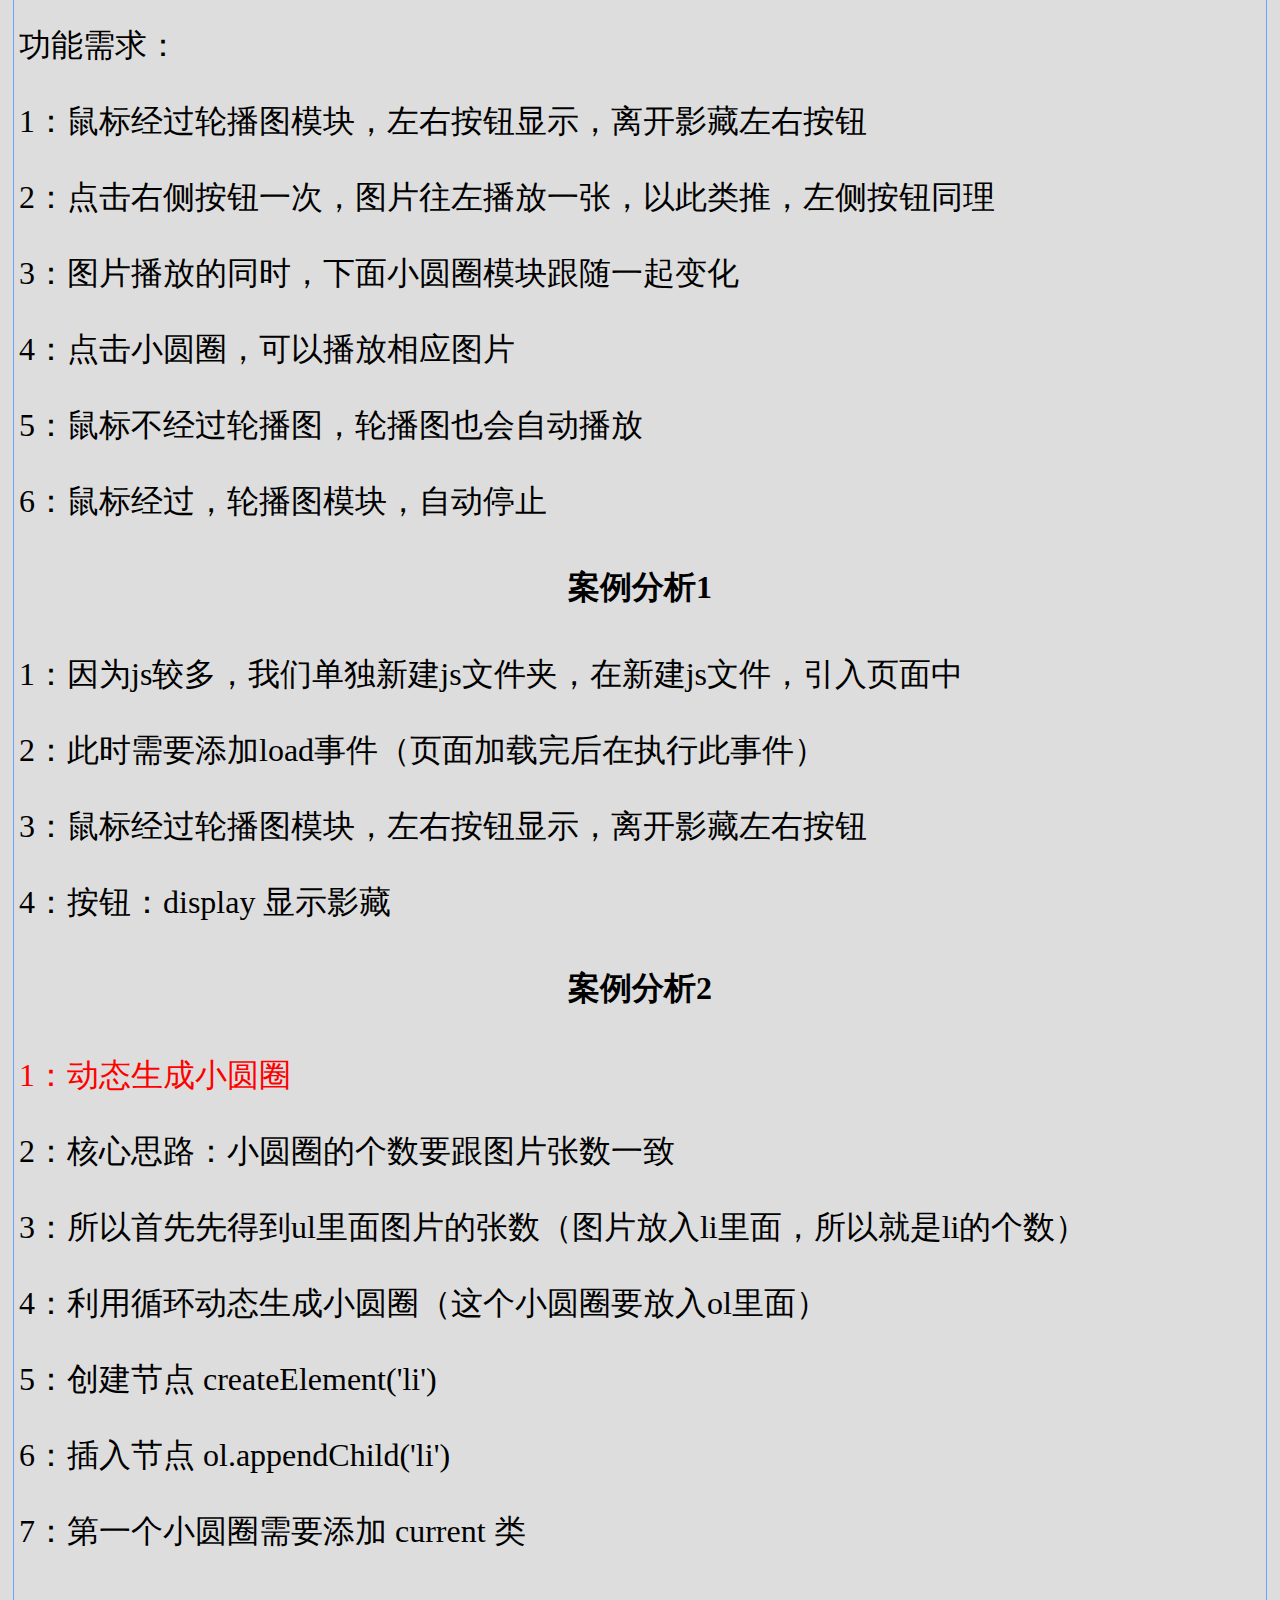
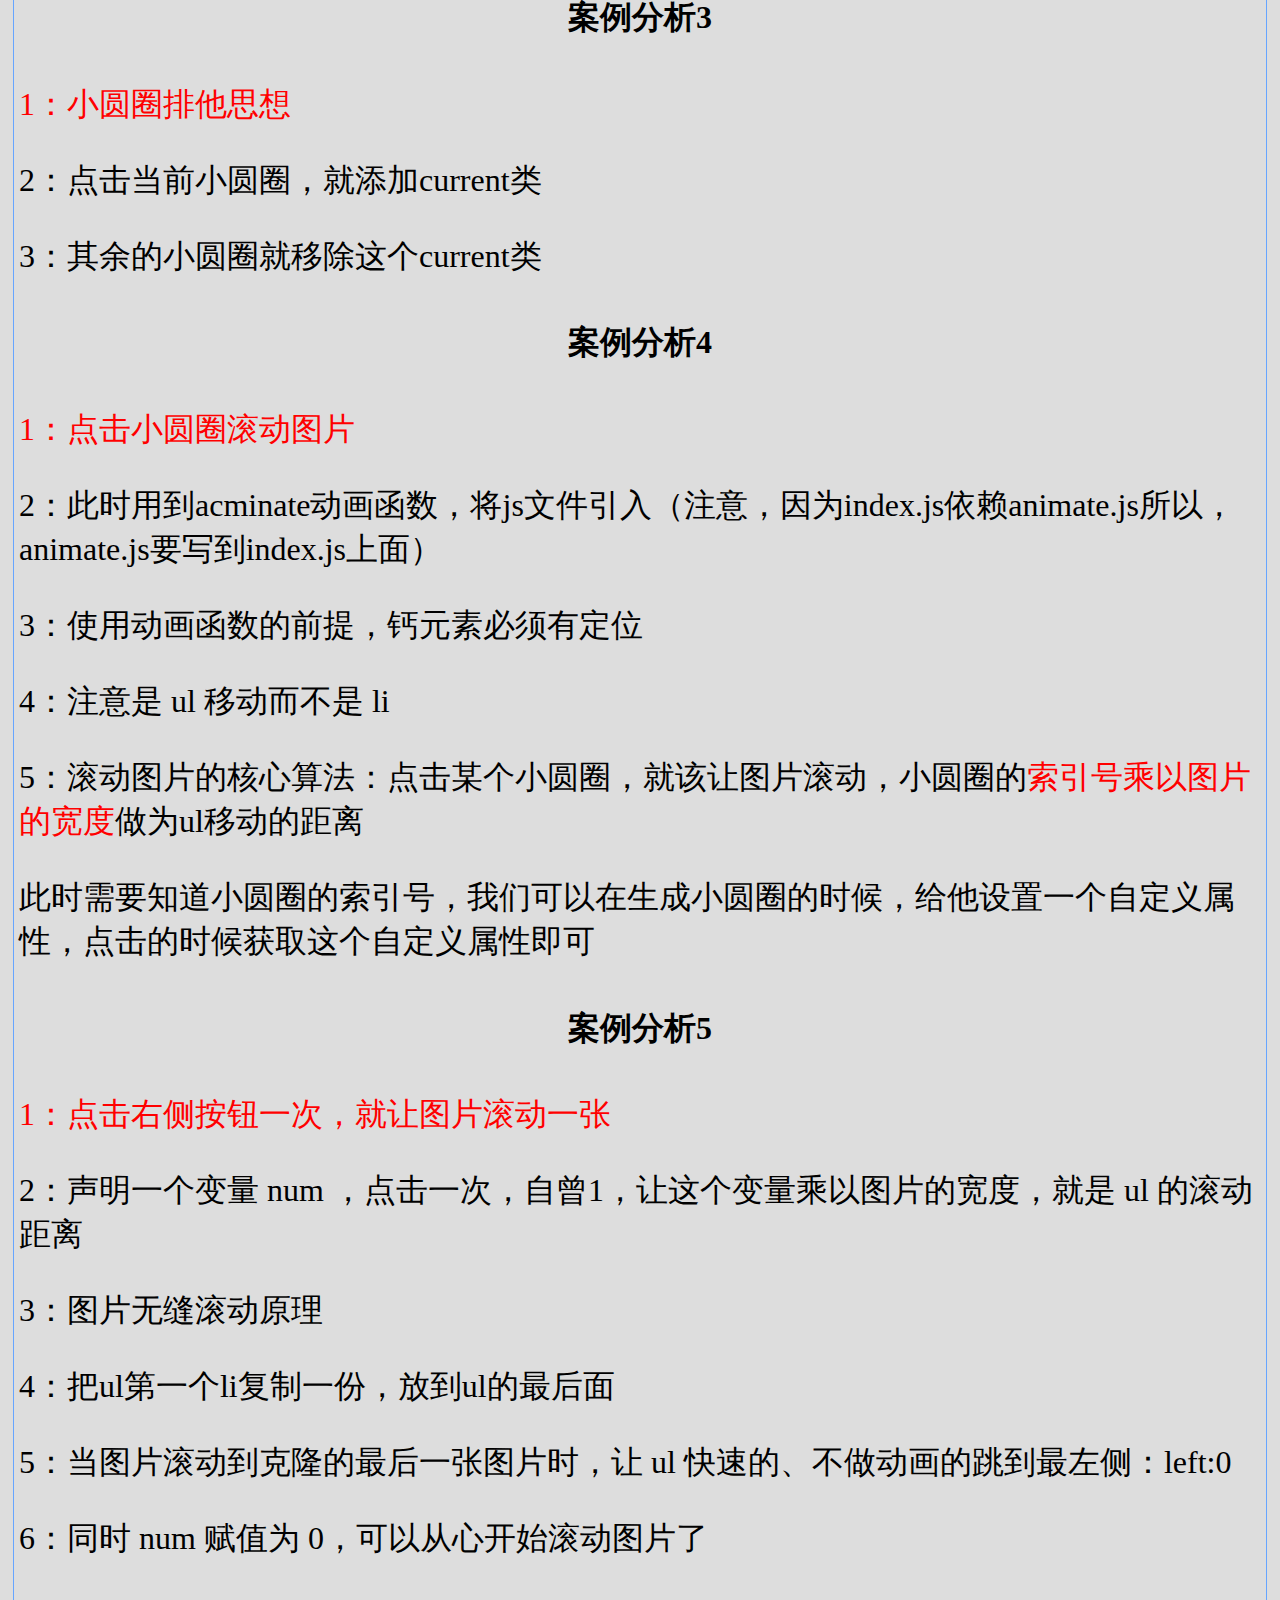
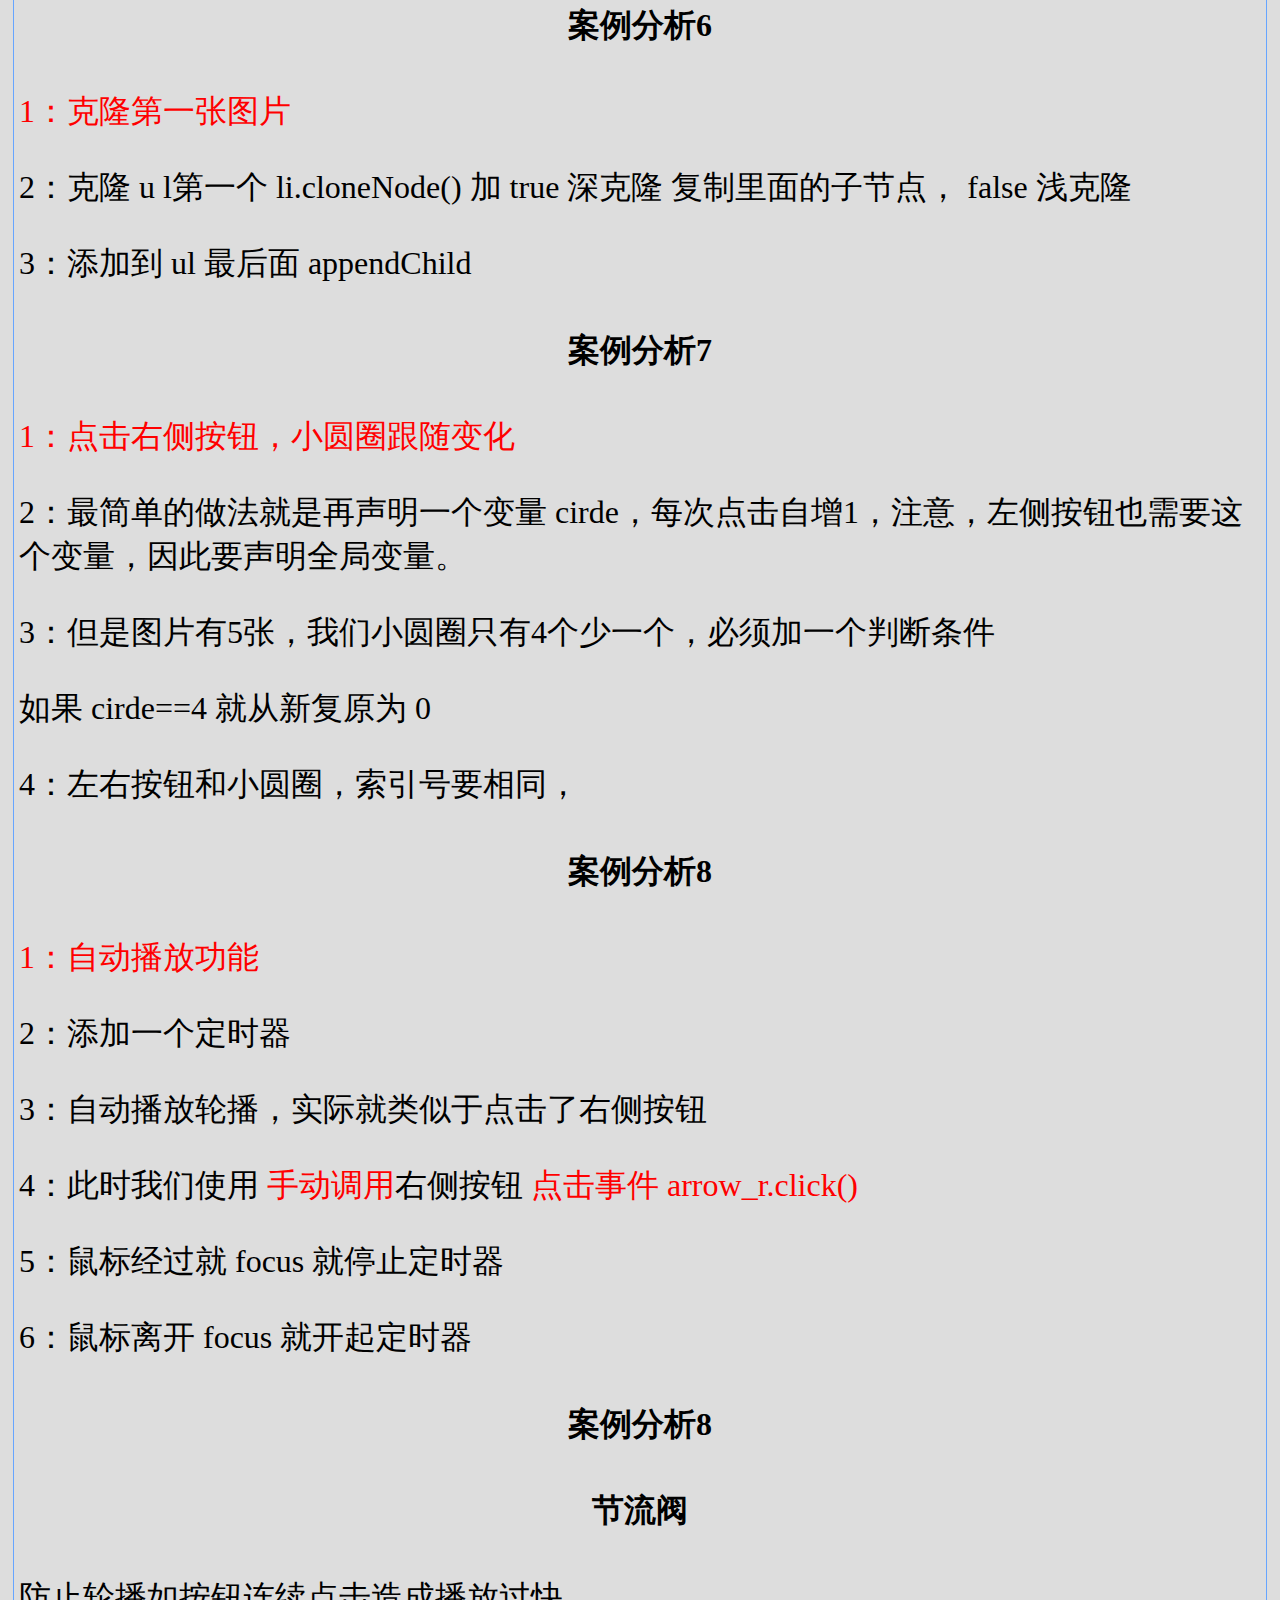
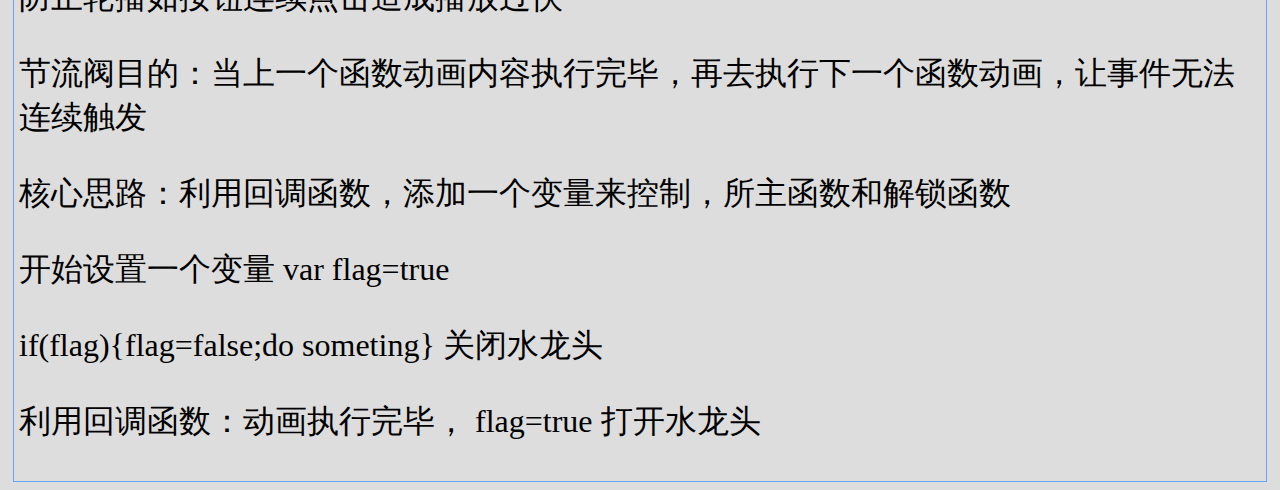
<file: nont/nont.html>
<!DOCTYPE html>
<html lang="en">

<head>
    <meta charset="UTF-8">
    <meta http-equiv="X-UA-Compatible" content="IE=edge">
    <meta name="viewport" content="width=device-width, initial-scale=1.0">
    <title>Document</title>
    <link rel="stylesheet" href="./nont.css">
    <script src="./animation.js"></script>
</head>

<body>
    <div id="continer">
        <!-- 一：响应式屏幕字体无极变速 -->
        <div class="fontSize bor">
            <h4 class="center">一：响应式屏幕字体无极变速</h4>
        </div>
        <!-- 二：自适应根据终端不同显示不同页面 -->
        <div class="device">
            <a href="../10/move.html"></a>
        </div>
        <!-- 三：三大系列总结 -->
        <div class="ocs_width bor">
            <div class="bor scroll">
                <h4>三：元素滚动scroll系列</h4>
                <p>案例分析</p>
                <p>1：需要用到页面滚动时间 scroll 应为是页面滚动，所以事件源是 document</p>
                <p>2：滚动到某个位置。就是判断页面被卷去的上部值</p>
                <p>3:<span>页面被卷去的头部：可以通过 window.pageYOffset 获得</span> 如果是被卷去的左侧 window.pageXOffset</p>
                <p>注意，元素被卷去的头部是<span>element.scrollTop,</span>如果是页面被卷曲的头部则是 <span>window.pageYOffset</span></p>
            </div>
            <table class="bor">
                <caption>
                    <h3>三大系列总结 </h3>
                </caption>
                <tr>
                    <th>三大系列大小对比</th>
                    <th>作用</th>
                </tr>
                <tr>
                    <td>element.ofset.Width</td>
                    <td>返回自身包括padding、边框、内容区的宽度，返回数值不带单位</td>
                </tr>
                <tr>
                    <td>element.clientWidth</td>
                    <td>返回自身包括padding、内容区的宽度，不含边框，返回数值不带单位</td>
                </tr>
                <tr>
                    <td>element.scrollWidth</td>
                    <td>返回自身实际的宽度，不含边框，返回数值不带单位</td>
                </tr>
            </table>
            <table class="bor">
                <caption>主要用法</caption>
                <tr>
                    <td>1:offset系列经常用于获得元素位置</td>
                    <td>offserLeft offsetTop</td>
                </tr>
                <tr>
                    <td>2:client经常用于获取元素大小</td>
                    <td>clientWidht clientHeight</td>
                </tr>
                <tr>
                    <td>3：scroll经常用于获取滚动距离</td>
                    <td>scrollTop scrollLeft</td>
                </tr>
            </table>
        </div>
        <!-- 四：mouseenter 和 mouseover 的区别 -->
        <div class="mous bor">
            <h4>四：mouseenter 和 mouseover 的区别</h4>
            <p>1:当鼠标移动到元素上时就会触发 mouseenter 事件</p>
            <p>2：类似 mouseover,它们两者之间的差别是</p>
            <p>3：mouseover 鼠标经过自身盒子会触发，经过子盒子还会触发，mouseenter 只会经过自身盒子触发</p>
            <p>之所以这样，就是因为 mouseenter 不会冒泡</p>
            <p>跟 mouseenter搭配鼠标离开 mouseleave 同样不会冒泡</p>
        </div>
        <!-- 五：动画函数封装 -->
        <div class="animation bor">
            <h4>五：动画函数封装</h4>
            <h6>5.1：动画实现原理</h6>
            <p><span>核心原理：</span>通过定时器 setlnterval() 不断移动盒子位置</p>
            <p>实现步骤：</p>
            <p>1：获得盒子当前位置</p>
            <p>2：让盒子在当前位置加上一个移动距离</p>
            <p>3：利用定时器不断重复这个操作</p>
            <p>4：加一个结束定时器的条件</p>
            <p>5：注意此元素需要添加定位，才能使用 element.style.left</p>
            <div class="animationTop">

            </div>
            <h4>5.2：动画函数封装</h4>
            <p>注意函数需要传递两个参数， <span>动画对象</span>和 <span>移动到的距离</span></p>
            <h4>5.3：动画函数给不同元素记录不同定时器</h4>
            <p>如果多个元素使用这个函数，每次都要 var 生命定时器。我们可以给不同的元素使用不同的定时器（自己专门用自己的定时器）</p>
            <p>核心原理：利用js是一门动态语言，可以很方便的给当前对象添加属性</p>
            <h4>5.4：缓动效果原理</h4>
            <p>缓动动画就是让元素运动速度有所变化，最常见的是让速度慢慢停下来</p>
            <p>思路：</p>
            <p>1：让盒子每次移动的距离慢慢变小，速度就会慢慢落下来</p>
            <p>2：核心算法：（目标值-现在位置）/ 10 做为每次移动的距离步长</p>
            <p>3：停止条件是：让当前盒子位置等于目标位置就停止定时器</p>
            <h4>5.5：动画函数多个目标值之间移动</h4>
            <p>可以让动画函数从800移动到500</p>
            <p>当我们点击按钮时候，判断步长是正直还是负值</p>
            <p>1：如果是正直，则步长往大了取整</p>
            <p>2：如果是负直，则步长往小了取整</p>
            <h4>5.6：动画函数添加回调函数</h4>
            <p><span>回调函数原理：</span>函数可以作为一个参数。将这个函数作为参数传到另一个函数里面，当那个函数执行完之后，在执行传进去的这个函数，这个过程就叫 <span>回调。</span></p>
        </div>
        <!-- 六：动画函数的使用 -->
        <div class="anti bor">
            <h4>六：动画函数的使用</h4>
            <p>6.1：动画函数封装到单独js文件里面</p>
            <p>因为以后经常使用这个动画函数，可以单独封装到一个js文件里面，使用的时候引用这个js文件即可</p>
            <div class="sliberbar">
                <span>→</span>
                <div class="con">问题反馈</div>
            </div>
        </div>
        <!-- 七：网页轮播图 -->
        <div class="barner bor">
            <h4>七：网页轮播图</h4>
            <p>轮播图也称为焦点图，是网页中比较常见的网页特效</p>
            <p>功能需求：</p>
            <p>1：鼠标经过轮播图模块，左右按钮显示，离开影藏左右按钮</p>
            <p>2：点击右侧按钮一次，图片往左播放一张，以此类推，左侧按钮同理</p>
            <p>3：图片播放的同时，下面小圆圈模块跟随一起变化</p>
            <p>4：点击小圆圈，可以播放相应图片</p>
            <p>5：鼠标不经过轮播图，轮播图也会自动播放</p>
            <p>6：鼠标经过，轮播图模块，自动停止</p>
            <h4>案例分析1</h4>
            <p>1：因为js较多，我们单独新建js文件夹，在新建js文件，引入页面中</p>
            <p>2：此时需要添加load事件（页面加载完后在执行此事件）</p>
            <p>3：鼠标经过轮播图模块，左右按钮显示，离开影藏左右按钮</p>
            <p>4：按钮：display 显示影藏</p>
            <h4>案例分析2</h4>
            <span>1：动态生成小圆圈</span>
            <p>2：核心思路：小圆圈的个数要跟图片张数一致</p>
            <p>3：所以首先先得到ul里面图片的张数（图片放入li里面，所以就是li的个数）</p>
            <p>4：利用循环动态生成小圆圈（这个小圆圈要放入ol里面）</p>
            <p>5：创建节点 createElement('li')</p>
            <p>6：插入节点 ol.appendChild('li')</p>
            <p>7：第一个小圆圈需要添加 current 类</p>
            <h4>案例分析3</h4>
            <span>1：小圆圈排他思想</span>
            <p>2：点击当前小圆圈，就添加current类</p>
            <p>3：其余的小圆圈就移除这个current类</p>
            <h4>案例分析4</h4>
            <span>1：点击小圆圈滚动图片</span>
            <p>2：此时用到acminate动画函数，将js文件引入（注意，因为index.js依赖animate.js所以，animate.js要写到index.js上面）</p>
            <p>3：使用动画函数的前提，钙元素必须有定位</p>
            <p>4：注意是 ul 移动而不是 li</p>
            <p>5：滚动图片的核心算法：点击某个小圆圈，就该让图片滚动，小圆圈的<span>索引号乘以图片的宽度</span>做为ul移动的距离</p>
            <p>此时需要知道小圆圈的索引号，我们可以在生成小圆圈的时候，给他设置一个自定义属性，点击的时候获取这个自定义属性即可</p>
            <h4>案例分析5</h4>
            <span>1：点击右侧按钮一次，就让图片滚动一张</span>
            <p>2：声明一个变量 num ，点击一次，自曾1，让这个变量乘以图片的宽度，就是 ul 的滚动距离</p>
            <p>3：图片无缝滚动原理</p>
            <p>4：把ul第一个li复制一份，放到ul的最后面</p>
            <p>5：当图片滚动到克隆的最后一张图片时，让 ul 快速的、不做动画的跳到最左侧：left:0</p>
            <p>6：同时 num 赋值为 0，可以从心开始滚动图片了</p>
            <h4>案例分析6</h4>
            <span>1：克隆第一张图片</span>
            <p>2：克隆 u l第一个 li.cloneNode() 加 true 深克隆 复制里面的子节点， false 浅克隆</p>
            <p>3：添加到 ul 最后面 appendChild</p>
            <h4>案例分析7</h4>
            <span>1：点击右侧按钮，小圆圈跟随变化</span>
            <p>2：最简单的做法就是再声明一个变量 cirde，每次点击自增1，注意，左侧按钮也需要这个变量，因此要声明全局变量。</p>
            <p>3：但是图片有5张，我们小圆圈只有4个少一个，必须加一个判断条件</p>
            <p>如果 cirde==4 就从新复原为 0</p>
            <p>4：左右按钮和小圆圈，索引号要相同，</p>
            <h4>案例分析8</h4>
            <span>1：自动播放功能</span>
            <p>2：添加一个定时器</p>
            <p>3：自动播放轮播，实际就类似于点击了右侧按钮</p>
            <p>4：此时我们使用 <span>手动调用</span>右侧按钮 <span>点击事件 arrow_r.click()</span></p>
            <p>5：鼠标经过就 focus 就停止定时器</p>
            <p>6：鼠标离开 focus 就开起定时器</p>
            <h4>案例分析8</h4>
            <h4>节流阀</h4>
            <p>防止轮播如按钮连续点击造成播放过快</p>
            <p>节流阀目的：当上一个函数动画内容执行完毕，再去执行下一个函数动画，让事件无法连续触发</p>
            <p>核心思路：利用回调函数，添加一个变量来控制，所主函数和解锁函数</p>
            <p>开始设置一个变量 var flag=true</p>
            <p>if(flag){flag=false;do someting} 关闭水龙头</p>
            <p>利用回调函数：动画执行完毕， flag=true 打开水龙头</p>
        </div>
    </div>
</body>
<!-- 一：响应式屏幕字体无极变速 -->
<script>
    var em = () => {
        let width = document.documentElement.clientWidth;/*获取设备的宽度*/
        // 16和640假定数据可随意更改
        let size = (16 * (width / 640) > 40 ? 40 + "px" : (16 * (width / 640) + "px"))
        document.documentElement.style.fontSize = size;
    }
    window.addEventListener("load", em);//初始化
    window.addEventListener("resize", em)/*屏幕发生改变时调佣函数*/
</script>
<!-- 二：自适应根据终端不同显示不同页面 -->
<script>
    var redirect = () => {
        //获取设备的信息
        let userAgent = navigator.userAgent.toLowerCase();
        //正则表达式，判断设备类型
        let device = /ipad|iphone|midp|rv:1.2.3.4|ucwed|android|windwos ce|windows mobile/;
        if (device.test(userAgent)) {
            //跳转移动端页面
            // window.location.href="../10/move.html";
        } else {
            // window.location.href="../10/pc.html"
        }
    }
    redirect();
</script>
<!-- 五：动画函数封装 -->
<script>
    //1：获得盒子当前位置

    // 2：让盒子在当前位置加上一个移动距离

    // 3：利用定时器不断重复这个操作

    // 4：加一个结束定时器的条件

    // 5：注意此元素需要添加定位，才能使用 element.style.left
    var animationTop = document.querySelector('.animationTop');
    // var timer = setInterval(function () {
    //     if (animationTop.offsetLeft >= 400) {
    //         clearInterval(timer)
    //     } else {
    //         animationTop.style.left = animationTop.offsetLeft + 5 + 'px';
    //     }
    // }, 30);
    // 2：封装 obj目标对象， target 目标位置
    function anmiate(obj, target, callback) {
        clearInterval(obj.timer)
        obj.timer = setInterval(function () {
            //步长值写到定时器里面
            var step = (target - obj.offsetLeft) / 10;
            step = step > 0 ? Math.ceil(step) : Math.floor(step)
            if (obj.offsetLeft === target) {
                //停止动画 本质是停止定时器
                clearInterval(obj.timer)
                //回调函数写到定时器结束里面
                if (callback) {
                    //调佣函数
                    callback()
                }
            }
            //（目标值-现在位置）/ 10 做为每次移动的距离步长 step
            obj.style.left = obj.offsetLeft + step + 'px';

        }, 15);
    }
    //匀速动画 就是 盒子当前的位置 + 固定的值10
    //缓动动画 就是 盒子当前位置 + 变化的值
    var flag = true;
    animationTop.addEventListener('click', function () {
        if (flag) {
            anmiate(animationTop, 200, function () {
                animationTop.style.background = "red"
            });
            flag = false;
        } else {
            anmiate(animationTop, -180);
            flag = true
        }
    })
</script>
<!-- 六：动画函数的使用 -->
<script>
    var sliberbar = document.querySelector('.sliberbar');
    var con = document.querySelector('.con');
    sliberbar.addEventListener('mouseenter', function () {
      sliberbar.children[0].innerHTML='←'       
        anmiates(con, -401, function () {

        })
    })
    sliberbar.addEventListener('mouseleave', function () {
      sliberbar.children[0].innerHTML='→'       
        // 这个回调函数有浏览器兼容，
        anmiates(con, -600, function () {
           
        })
    })
</script>

</html>
</file>
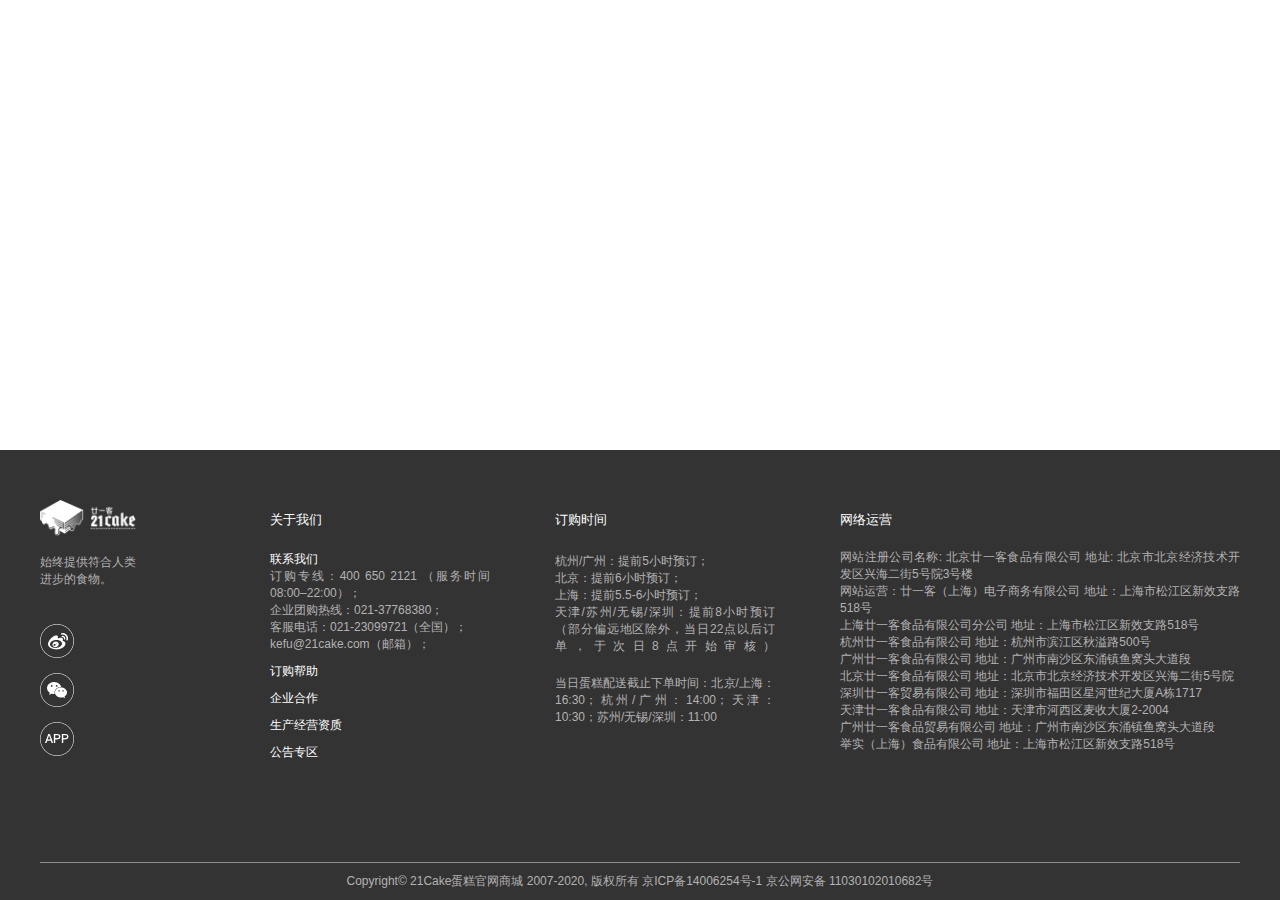
<file: Native project/src/footer.html>
<!DOCTYPE html>
<html lang="en">
<head>
  <meta charset="UTF-8">
  <meta name="viewport" content="width=device-width, initial-scale=1.0">
  <title>Document</title>
  <!-- 引入css -->
  <link rel="stylesheet" href="../css/style.css">
  <link rel="stylesheet" href="../css/footer.css">
</head>
<body>
  <div class="footer bj">
    <div class="w footerAll">
      <ul>
        <li class="chlired left">
          <img class="logo" src="../images/footer-logo-v2.png" alt="">
          <p>始终提供符合人类</p>
          <span>进步的食物。</span>
          <a href="http://weibo.com/21cake"><img src="../images/footer-icon-weibo.png" alt=""></a>
          <a class="weixiner" href=""><img src="../images/footer-icon-weixin.png" alt=""></a>
          <img class="weixiner1" src="../images/erweima.png" alt="">
          <a class="APPer" href=""><img src="../images/footer-icon-app.png" alt=""></a>
          <img class="weixiner2" src="../images/erweima.png" alt="">
        </li>
        <li class="left chlired1">
          <h5>关于我们</h5>
          <span>联系我们</span>
          <p>
            订购专线：400 650 2121
            （服务时间 08:00–22:00）；
            <br>
            企业团购热线：021-37768380；
            <br>
            客服电话：021-23099721（全国）；
            <br>
            kefu@21cake.com（邮箱）；
          </p>
          <a href="javascript:;">订购帮助</a>
          <a href="javascript:;">企业合作</a>
          <a href="javascript:;">生产经营资质</a>
          <a href="javascript:;">公告专区</a>
        </li>
        <li class="left chlired1 chlired2">
          <h5>订购时间</h5>
          <p>
            杭州/广州：提前5小时预订；
            <br>
            北京：提前6小时预订；
            <br>
            上海：提前5.5-6小时预订；
            <br>
            天津/苏州/无锡/深圳：提前8小时预订（部分偏远地区除外，当日22点以后订单，于次日8点开始审核）
            <span>
              当日蛋糕配送截止下单时间：北京/上海：16:30；杭州/广州：14:00；天津：10:30；苏州/无锡/深圳：11:00
            </span>
          </p>
        </li>
        <li class="left chlired1 chlired3">
          <h5>网络运营</h5>
          <p>
            网站注册公司名称: 北京廿一客食品有限公司 地址: 北京市北京经济技术开发区兴海二街5号院3号楼
            <br>
            网站运营：廿一客（上海）电子商务有限公司 地址：上海市松江区新效支路518号
            <br>
            上海廿一客食品有限公司分公司 地址：上海市松江区新效支路518号
            <br>
            杭州廿一客食品有限公司 地址：杭州市滨江区秋溢路500号
            <br>
            广州廿一客食品有限公司 地址：广州市南沙区东涌镇鱼窝头大道段
            <br>
            北京廿一客食品有限公司 地址：北京市北京经济技术开发区兴海二街5号院
            <br>
            深圳廿一客贸易有限公司 地址：深圳市福田区星河世纪大厦A栋1717
            <br>
            天津廿一客食品有限公司 地址：天津市河西区麦收大厦2-2004
            <br>
            广州廿一客食品贸易有限公司 地址：广州市南沙区东涌镇鱼窝头大道段
            <br>
            举实（上海）食品有限公司 地址：上海市松江区新效支路518号
          </p>
        </li>
      </ul>
      <p class="w banquan">
        Copyright© 21Cake蛋糕官网商城 2007-2020, 版权所有
        <a href="">京ICP备14006254号-1</a>
        <a href="">京公网安备 11030102010682号</a>
      </p>
    </div>
  </div>
</body>
<!-- 引入js -->
<script src="../js/footer.js"></script>
</html>
</file>
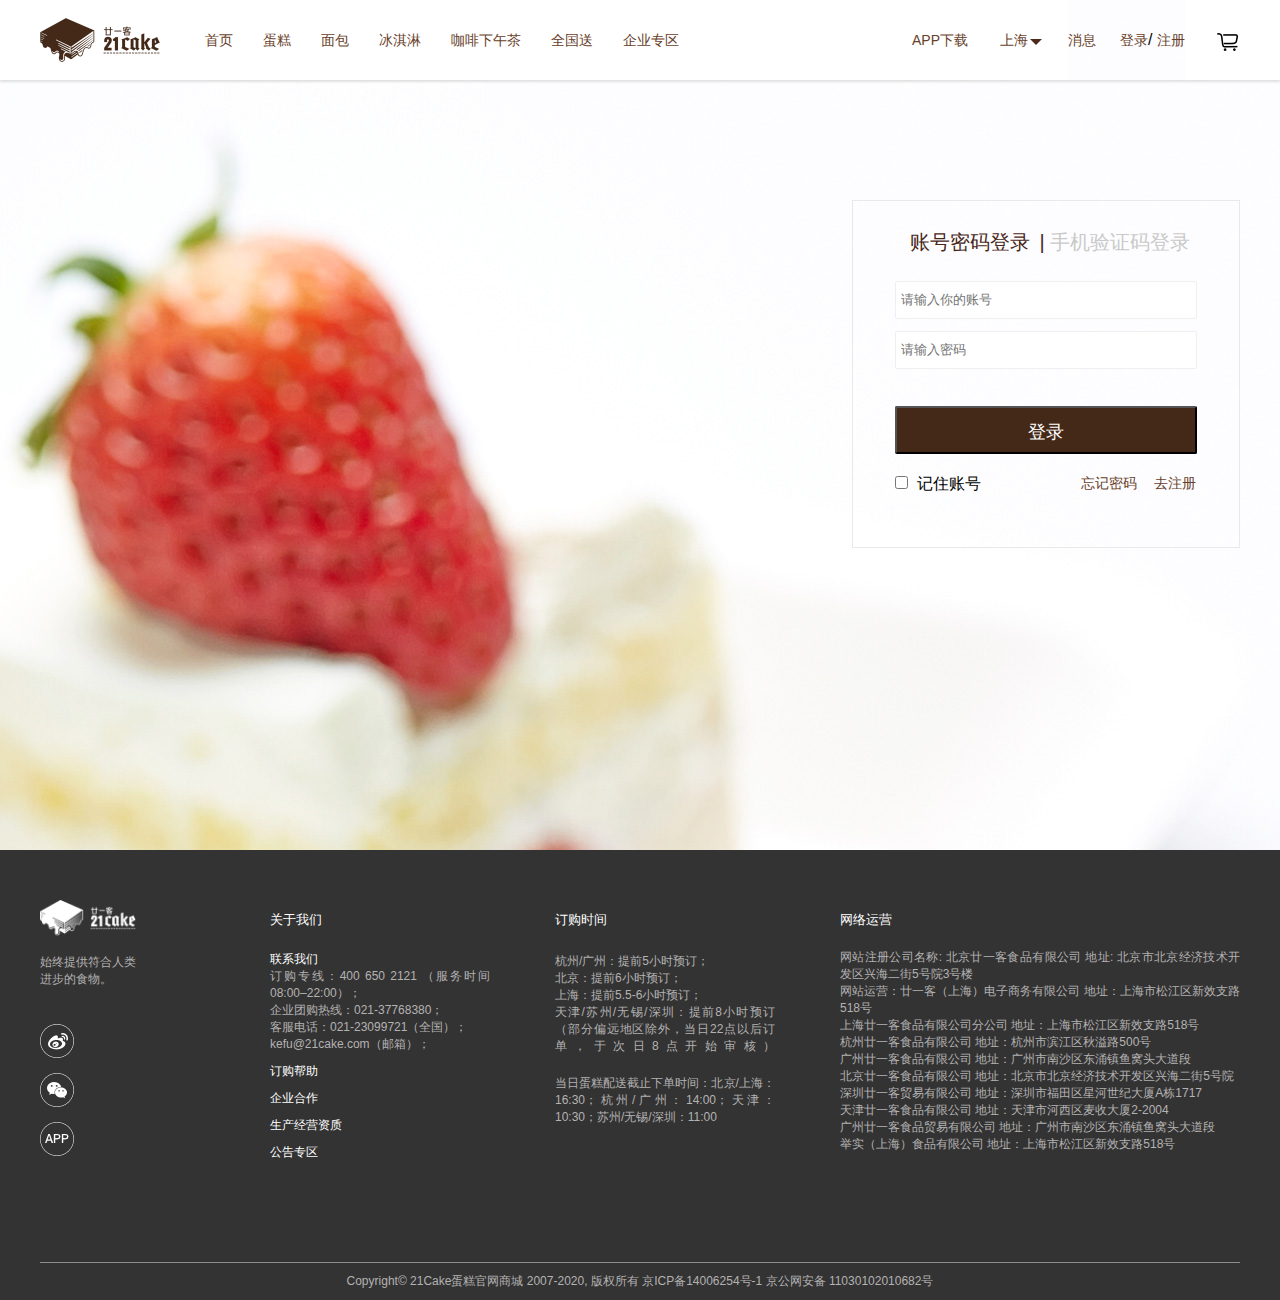
<file: Native project/src/login.html>
<!DOCTYPE html>
<html>

<head>
  <meta charset="UTF-8">
  <meta name="viewport" content="width=device-width, initial-scale=1.0">
  <title>登录页</title>
  <!-- 引入css -->
  <link rel="stylesheet" href="../css/style.css">
  <link rel="stylesheet" href="../css/header.css">
  <link rel="stylesheet" href="../css/login.css">
  <link rel="stylesheet" href="../css/footer.css">
</head>

<body style="position: relative;">
  <!-- header-start 头部 -->
  <div class="toubu">
    <div class="w header">
      <div class="logo left">
        <a href="../index.html">
          <img src="../images/logo.png" alt="">
        </a>
      </div>
      <div class="nav">
        <ul>
          <li><a href="../index.html">首页</a></li>
          <li><a href="./classifys.html">蛋糕</a></li>
          <li><a href="">面包</a></li>
          <li><a href="">冰淇淋</a></li>
          <li><a href="">咖啡下午茶</a></li>
          <li><a href="">全国送</a></li>
          <li><a href="">企业专区</a></li>
        </ul>
      </div>
      <div class="right header-righr">
        <a class="xiazai left" href="">APP下载
          <img class="erweima" src="../images/erweima.png" alt="">
        </a>
        <div class="selt left">
          <span><a href="">上海</a></span>
          <ul>
            <li><a href="javascript:;">深圳</a></li>
            <li><a href="javascript:;">北京</a></li>
            <li><a href="javascript:;">天津</a></li>
            <li><a href="javascript:;">杭州</a></li>
            <li><a href="javascript:;">无锡</a></li>
            <li><a href="javascript:;">苏州</a></li>
            <li><a href="javascript:;">广州</a></li>
          </ul>
          <div class="sanjiao left"></div>
        </div>
        <div class="left login">
          <a class="left messages" href="">消息</a>
          <ul id="mesg">
            <li><a href="">通知</a></li>
            <li><a href="">物流</a></li>
          </ul>
        </div>
        <div class="left login">
          <span class="left"><a href="login.html">登录</a></span>
          <span>/</span>
          <span><a href="login_register.html">注册</a></span>
        </div>
        <img class="right logoIco" src="../images/gouwu.png" alt="">
      </div>
    </div>
  </div>
  <!-- header-end 头部-->
  <div class="login">
    <!-- 登录 -->
    <div class="w table">
      <div class="user ">
        <div class="tableheader">
          <span>账号密码登录</span>
          <span>|</span>
          <span>手机验证码登录</span>
        </div>
        <div class="ipt">
          <input type="text" placeholder="请输入你的账号">
          <input type="text" placeholder="请输入密码">
          <button>登录</button>
        </div>
        <div class="tongyi">
          <span class="left">
            <label style="cursor: pointer"><input type="checkbox" name="" value="" />&nbsp; 记住账号</label>
          </span>
          <span class="tongyi1 right"><a href="">忘记密码</a></span>
          <span class="tongyi2 right"><a href="login_register.html">去注册</a></span>
          <div style="overflow: hidden;"></div>
        </div>
      </div>
      <!-- 手机验证 -->

    </div>
  </div>
  <!-- footer-start 脚部-->
  <iframe style="position: absolute;bottom: 0;" src="./footer.html" frameborder="0" scrolling='no' width="100%"
    height="600px"></iframe>
  <!-- footer-end 脚部-->
  <!-- 引入js -->
  <script src="../js/header.js"></script>
  <script src="../js/footer.js"></script>
</body>

</html>
</file>
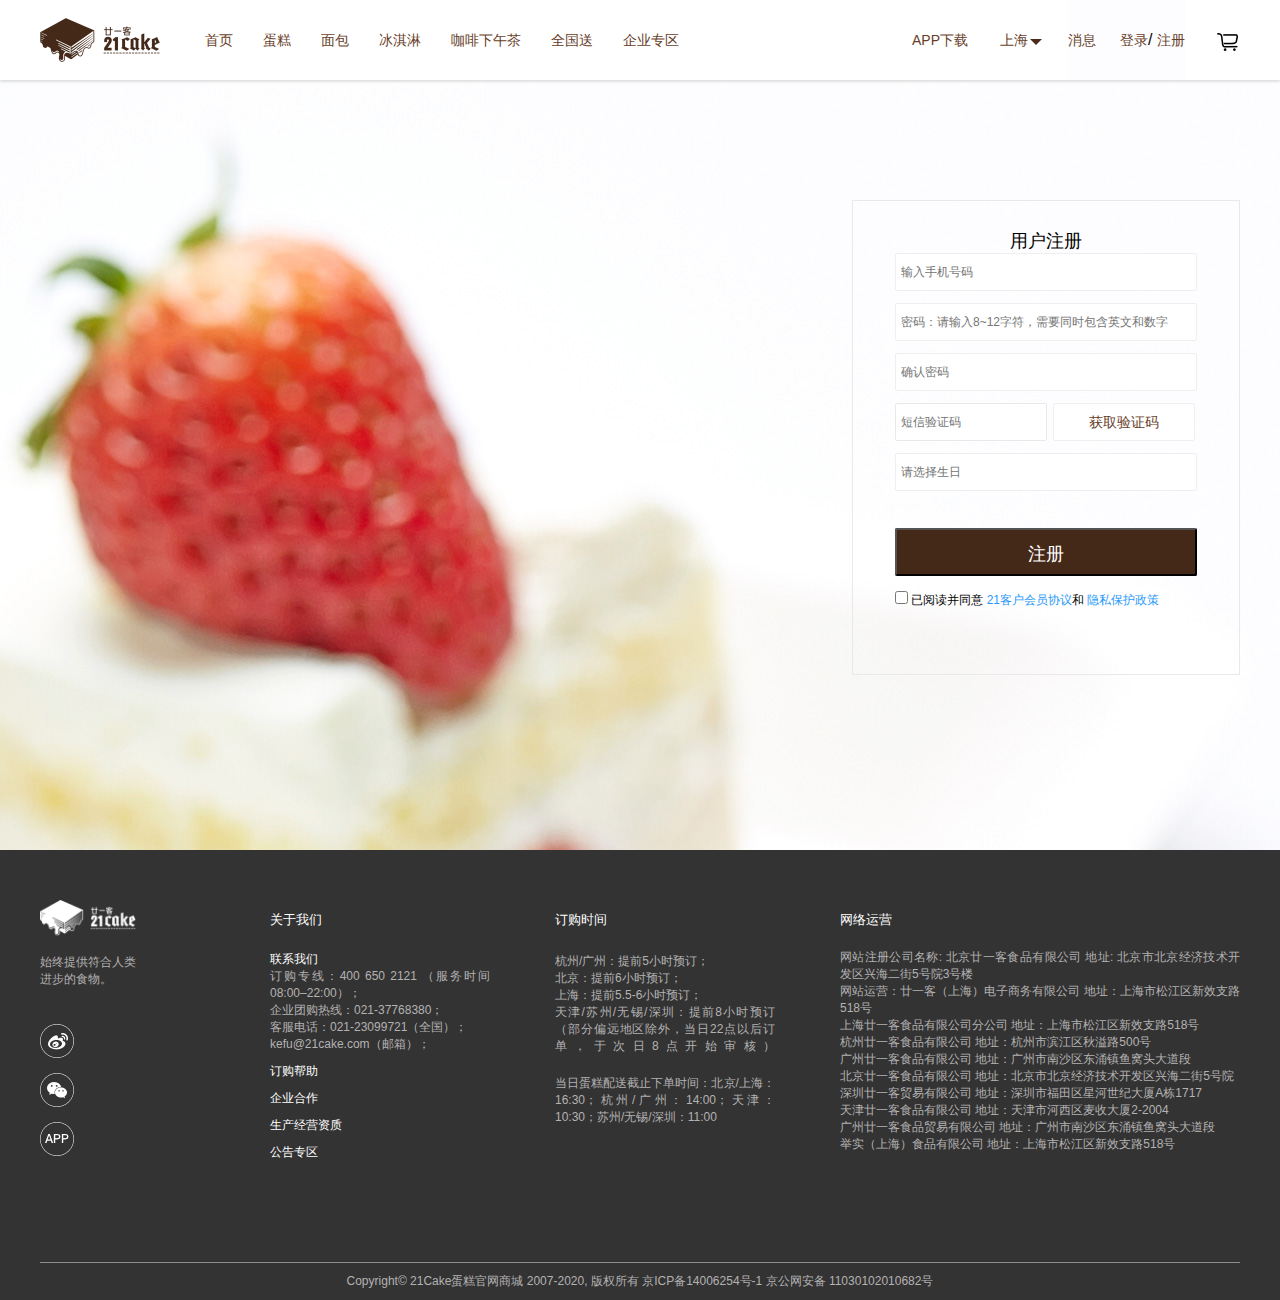
<file: Native project/src/login_register.html>
<!DOCTYPE html>
<html>

<head>
  <meta charset="UTF-8">
  <meta name="viewport" content="width=device-width, initial-scale=1.0">
  <title>注册页</title>
  <link rel="stylesheet" href="../css/style.css">
  <link rel="stylesheet" href="../css/header.css">
  <link rel="stylesheet" href="../css/login.css">
  <link rel="stylesheet" href="../css/footer.css">
</head>
<body>
  <!-- header-start 头部 -->
  <div class="toubu">
    <div class="w header">
      <div class="logo left">
        <a href="../index.html">
          <img src="../images/logo.png" alt="">
        </a>
      </div>
      <div class="nav">
        <ul>
          <li><a href="../index.html">首页</a></li>
          <li><a href="./classifys.html">蛋糕</a></li>
          <li><a href="">面包</a></li>
          <li><a href="">冰淇淋</a></li>
          <li><a href="">咖啡下午茶</a></li>
          <li><a href="">全国送</a></li>
          <li><a href="">企业专区</a></li>
        </ul>
      </div>
      <div class="right header-righr">
        <a class="xiazai left" href="">APP下载
          <img class="erweima" src="../images/erweima.png" alt="">
        </a>
        <div class="selt left">
          <span><a href="">上海</a></span>
          <ul>
            <li><a href="javascript:;">深圳</a></li>
            <li><a href="javascript:;">北京</a></li>
            <li><a href="javascript:;">天津</a></li>
            <li><a href="javascript:;">杭州</a></li>
            <li><a href="javascript:;">无锡</a></li>
            <li><a href="javascript:;">苏州</a></li>
            <li><a href="javascript:;">广州</a></li>
          </ul>
          <div class="sanjiao left"></div>
        </div>
        <div class="left login">
          <a class="left messages" href="">消息</a>
          <ul id="mesg">
            <li><a href="">通知</a></li>
            <li><a href="">物流</a></li>
          </ul>
        </div>
        <div class="left login">
          <span class="left"><a href="login.html">登录</a></span>
          <span>/</span>
          <span><a href="login.html">注册</a></span>
        </div>
        <img class="right logoIco" src="../images/gouwu.png" alt="">
      </div>
    </div>
  </div>
  <!-- header-end 头部-->
  <div class="login">
    <div class="w zhuceAll">
      <!-- 注册 -->
      <div class="zhuce">
        <h2 style="font-size: 18px;">用户注册</h2>
        <ul>
          <li>
            <input type="text" placeholder="输入手机号码">
          </li>
          <li>
            <input type="text" placeholder="密码：请输入8~12字符，需要同时包含英文和数字">
          </li>
          <li>
            <input type="text" placeholder="确认密码">
          </li>
          <li>
            <input type="text" placeholder="短信验证码"><a class="yanzheng" href="">获取验证码</a>
          </li>
          <li>
            <input type="text" placeholder="请选择生日">
          </li>
          <li>
            <button>注册</button>
          </li>
        </ul>
        <div class="footer-ipt">
          <label style="cursor: pointer;" for="">
            <input type="checkbox"> 已阅读并同意
          </label>
          <a href="javascript:;">21客户会员协议</a>和
          <a href="javascript:;">隐私保护政策</a>
        </div>
    </div>
    </div>
    <!-- footer-start 脚部-->
    <iframe style="position: absolute;bottom: 0;" src="./footer.html" frameborder="0" scrolling='no' width="100%" height="600px"></iframe>
    <!-- footer-end 脚部-->
  </div>
   <!-- 引入js -->
   <script src="../js/header.js"></script>
   <script src="../js/footer.js"></script>
</body>

</html>
</file>
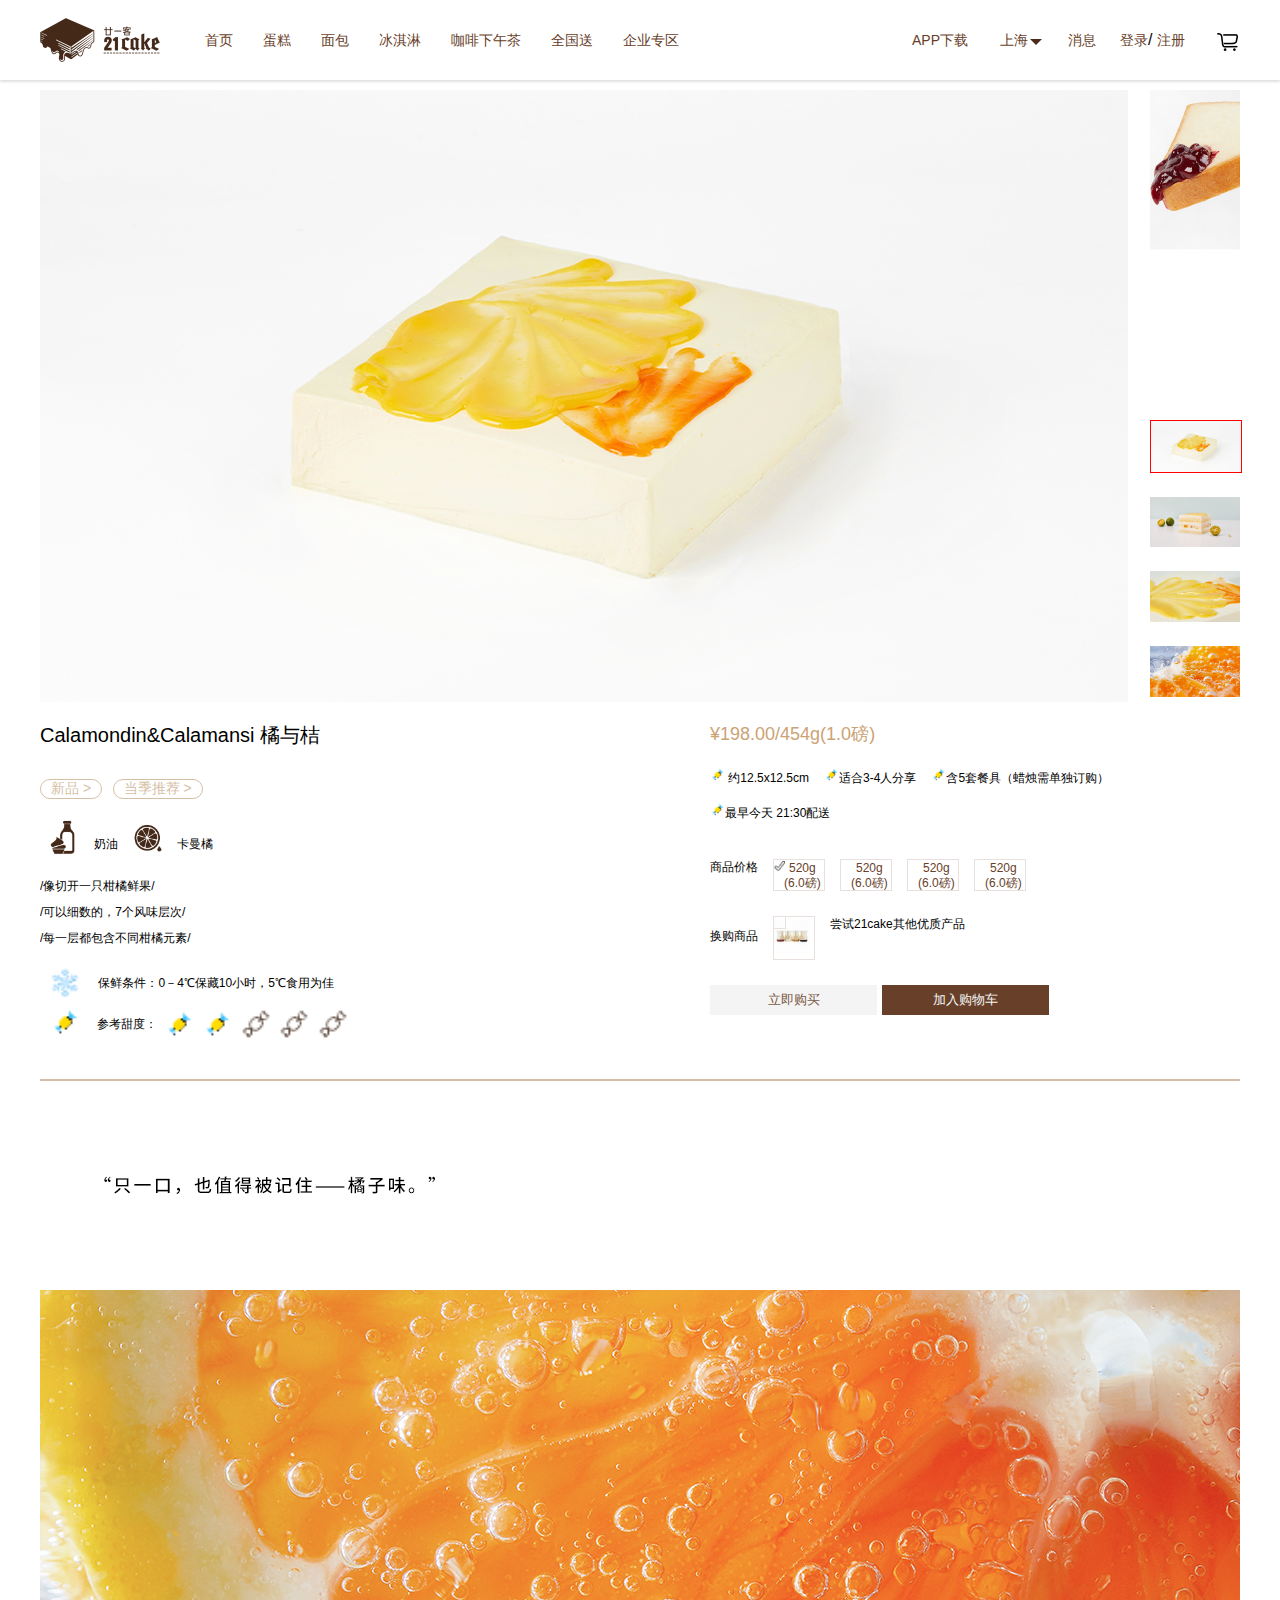
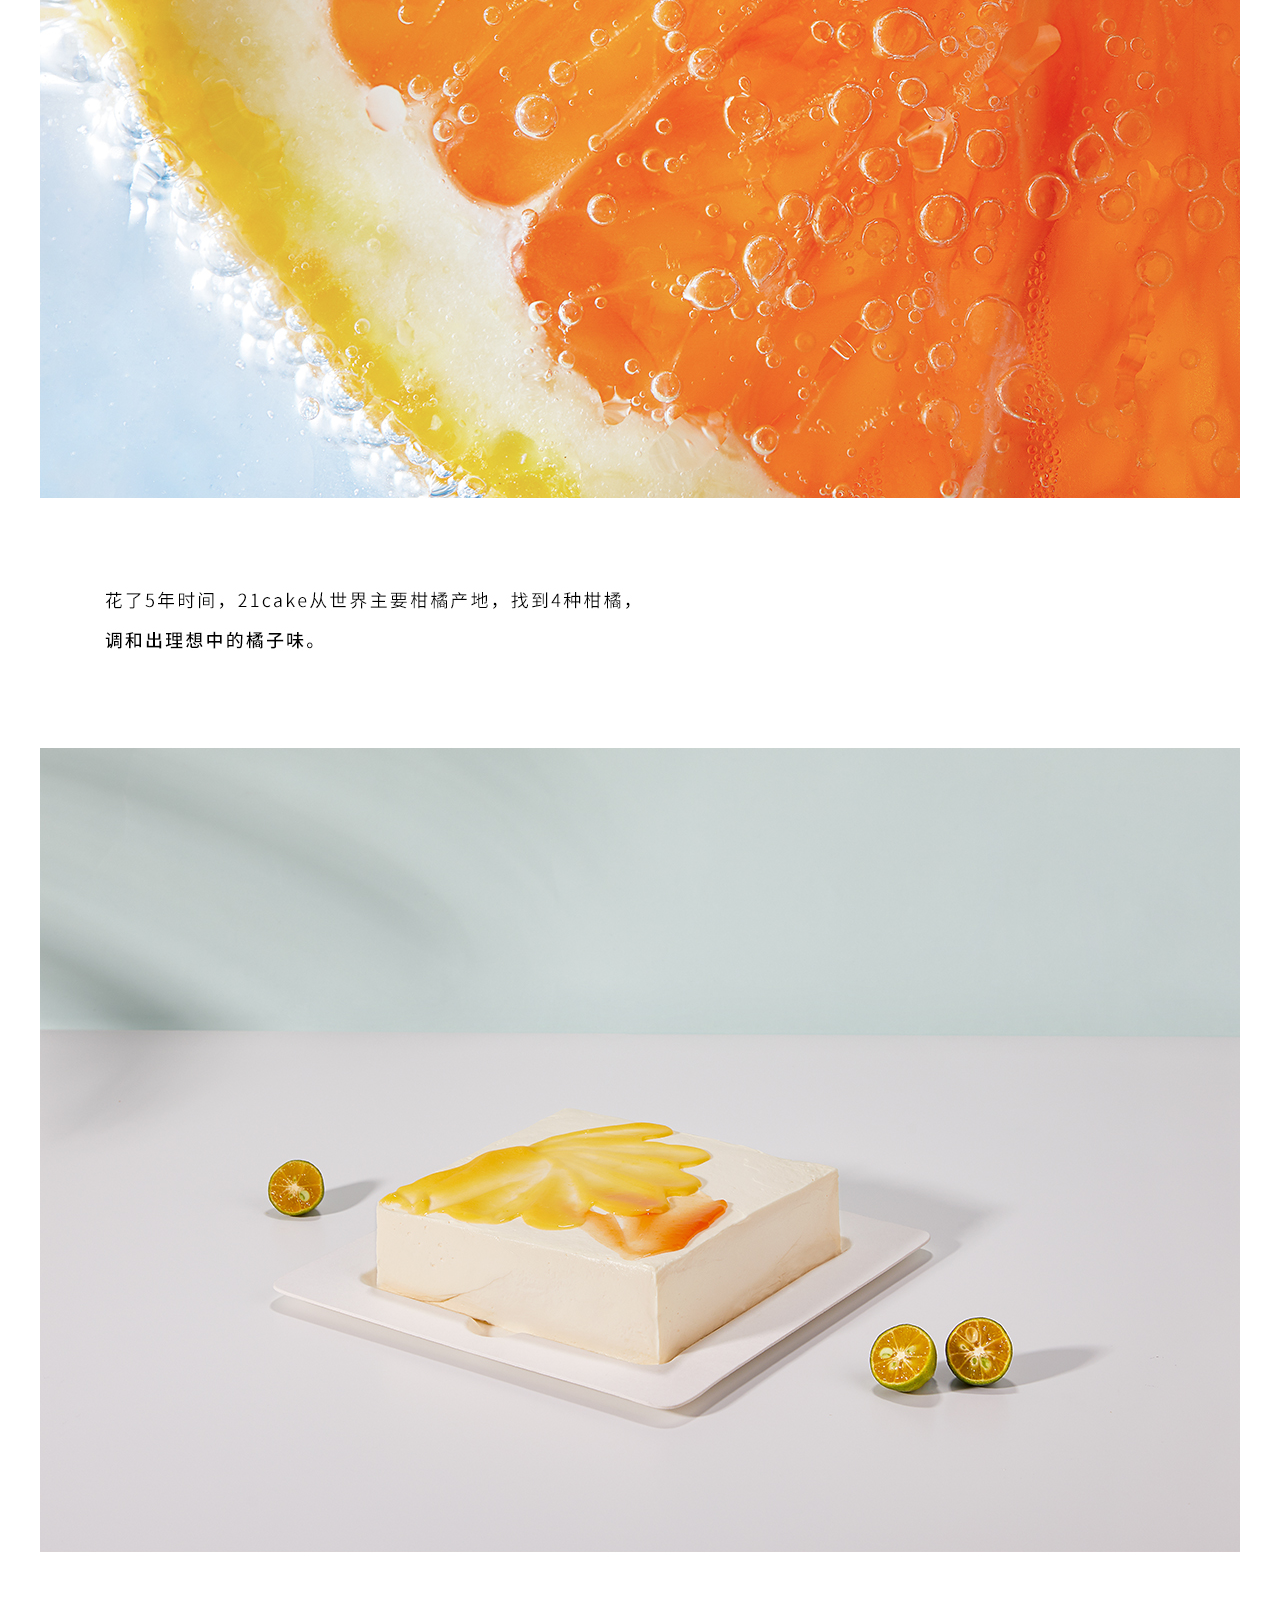
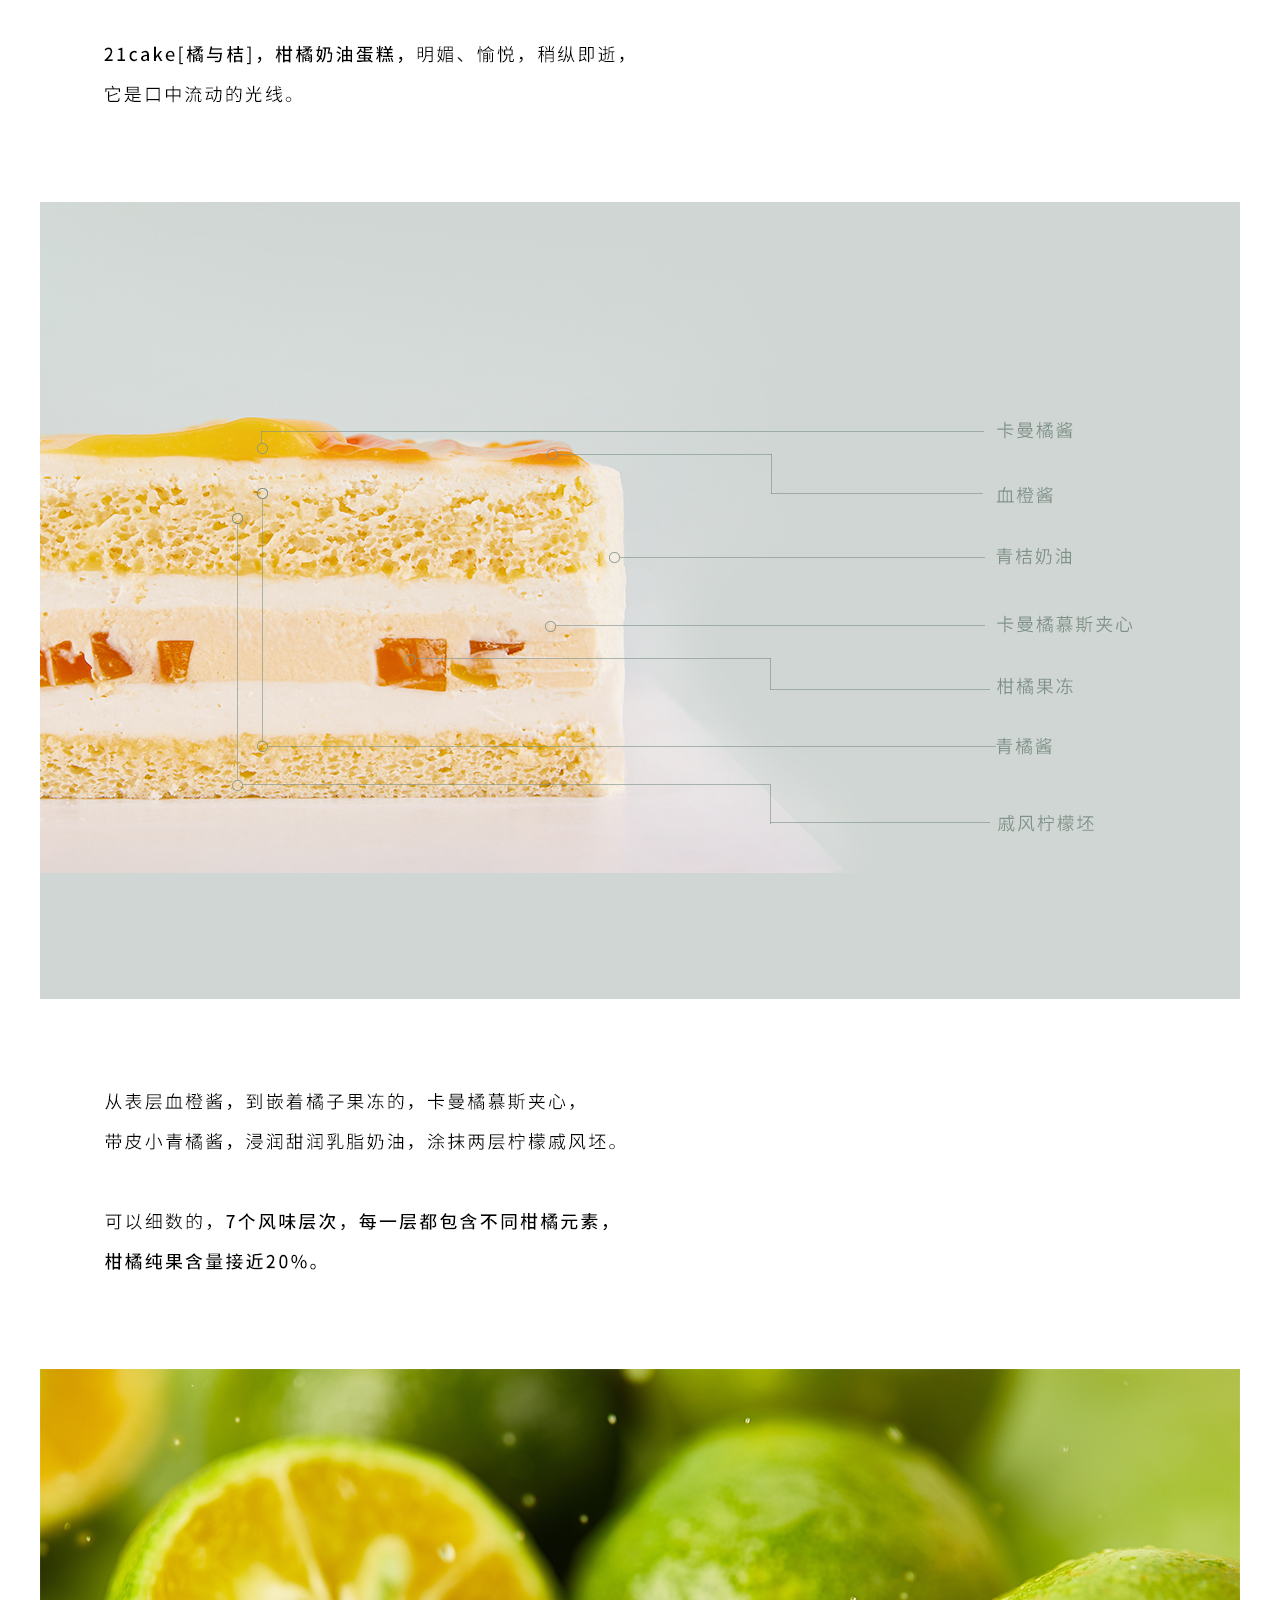
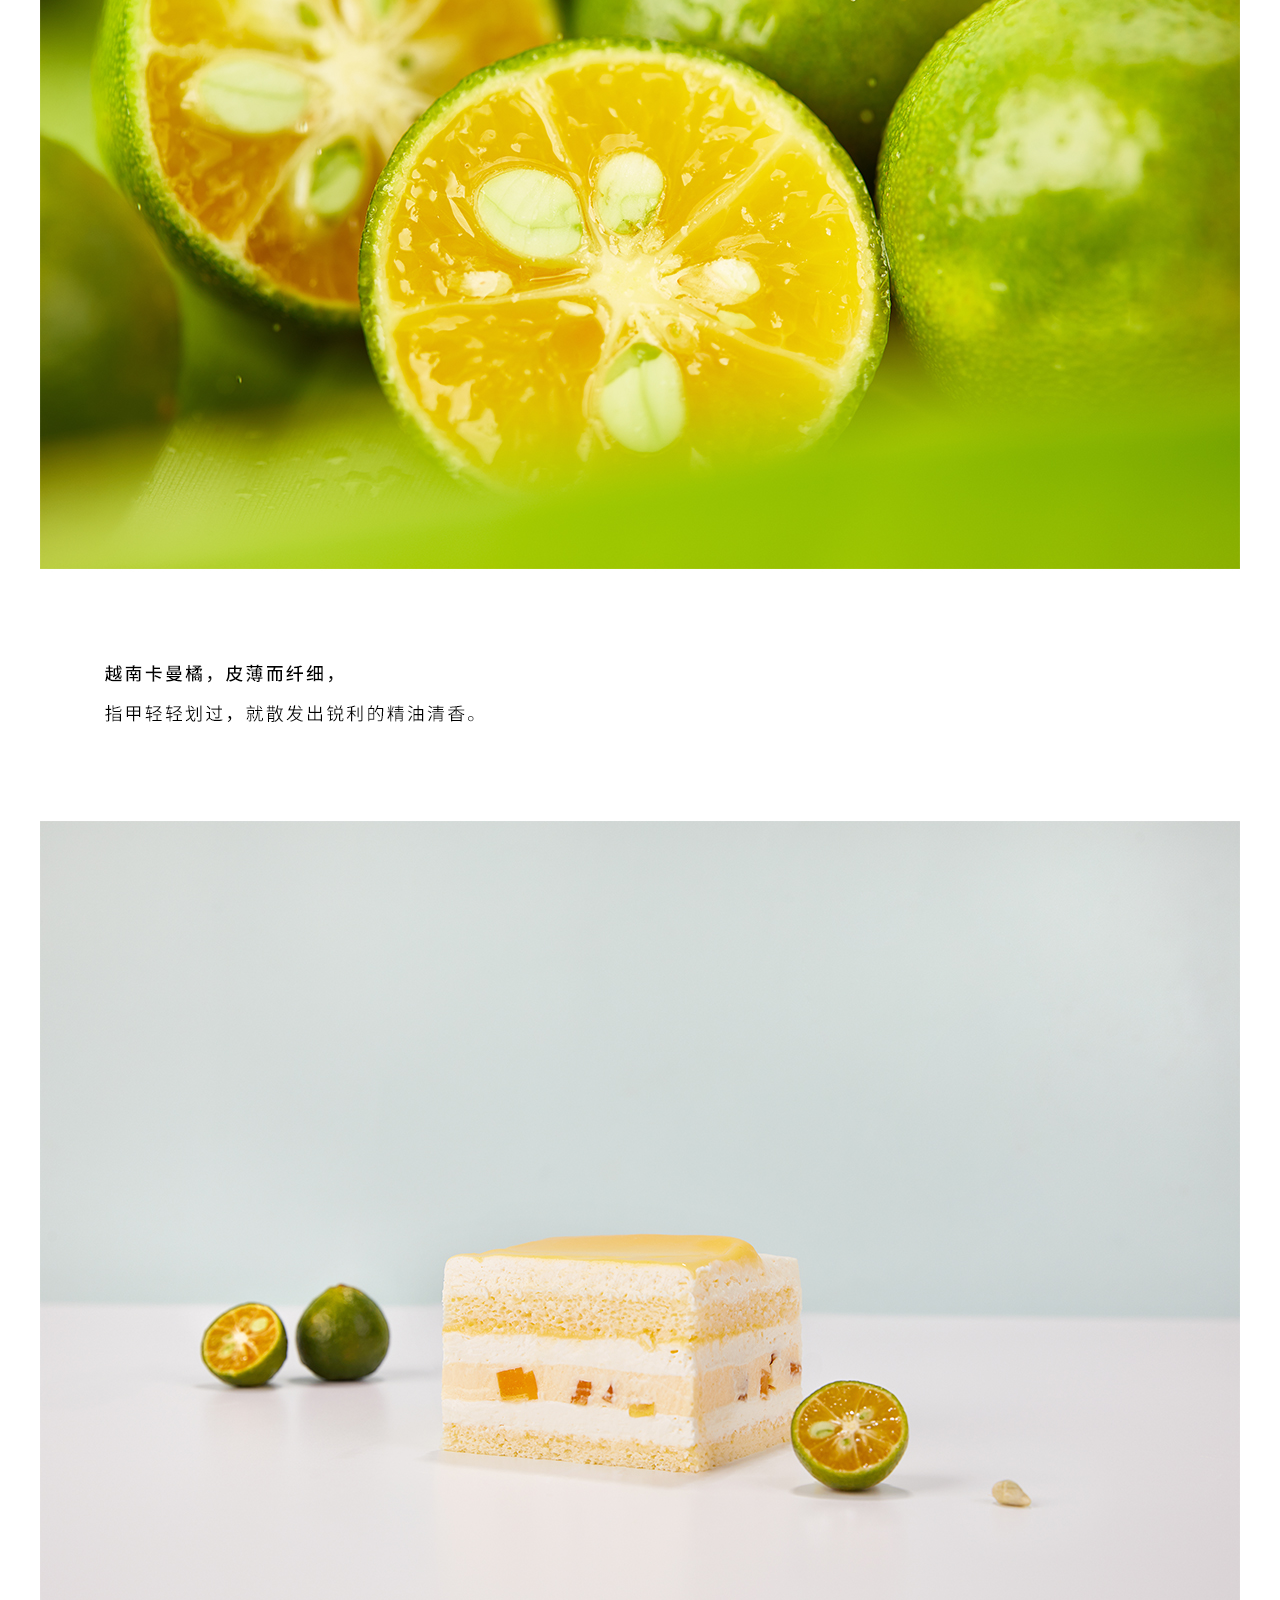
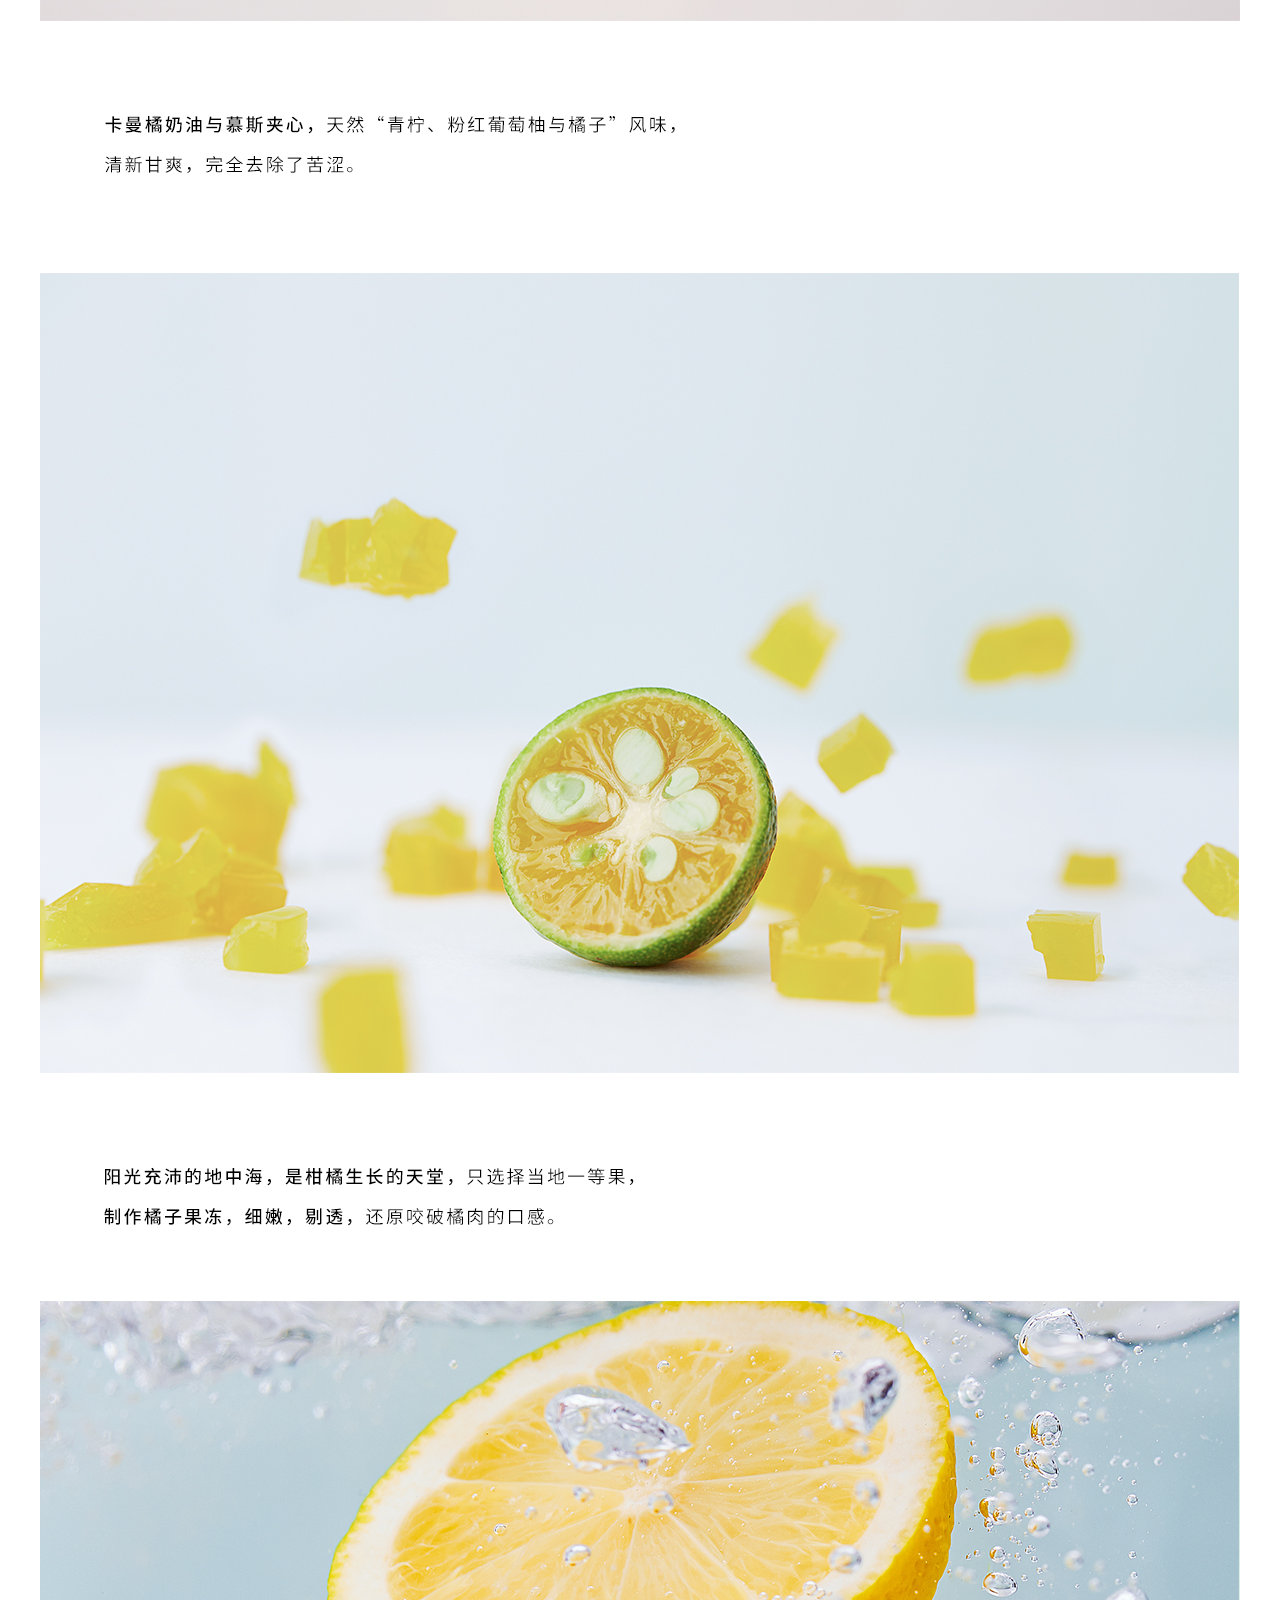
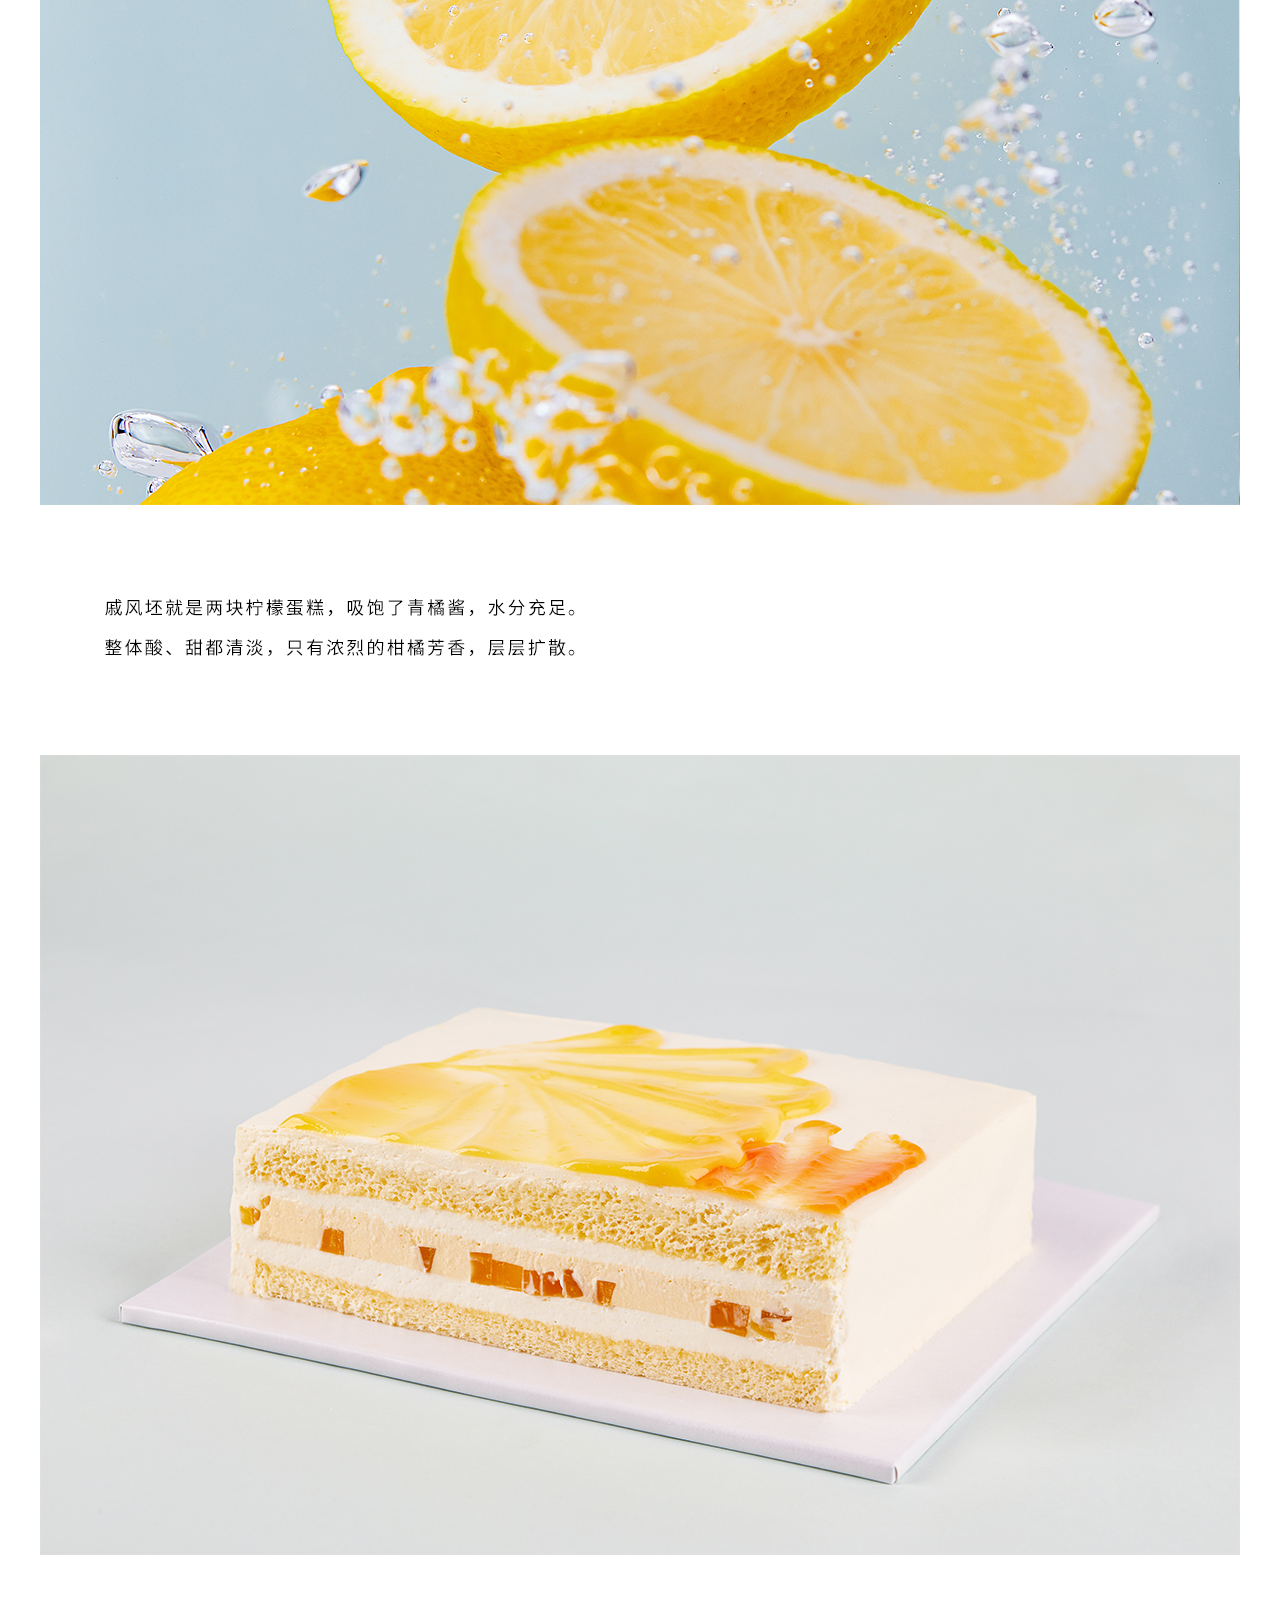
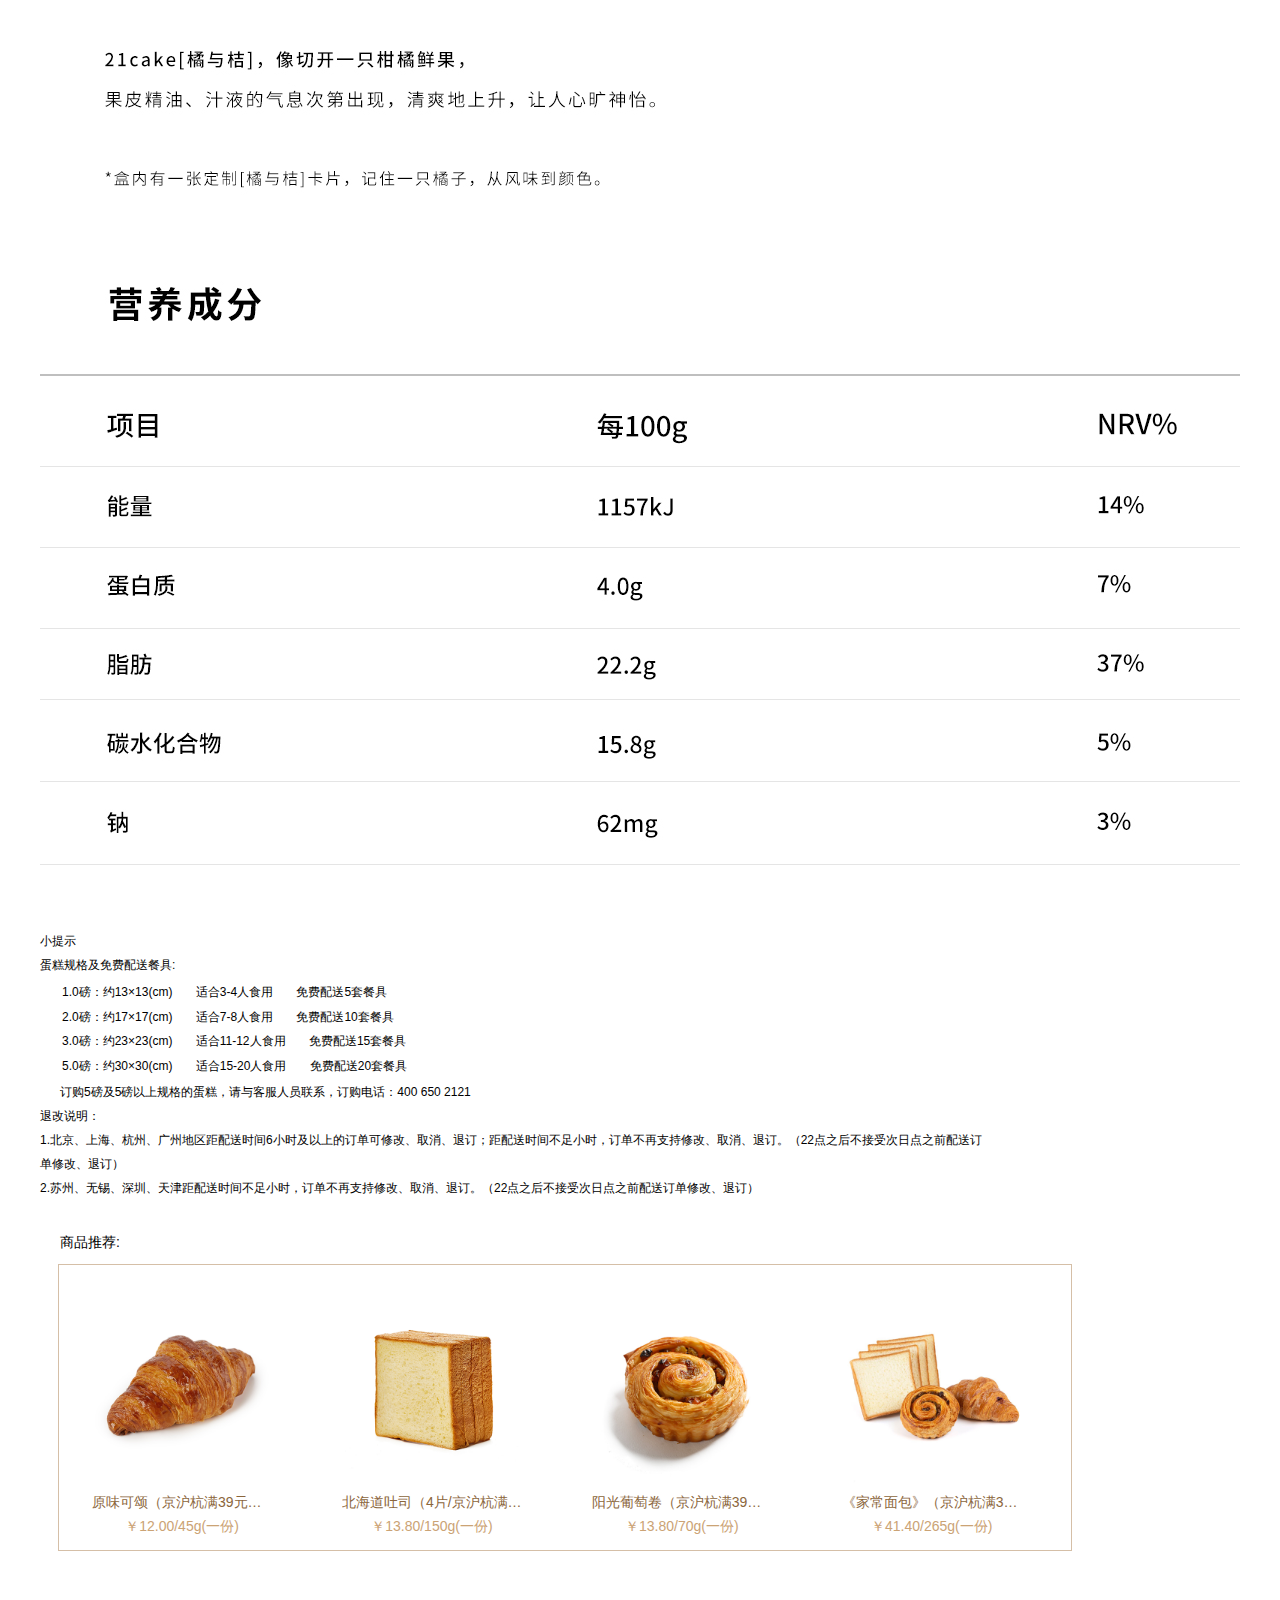
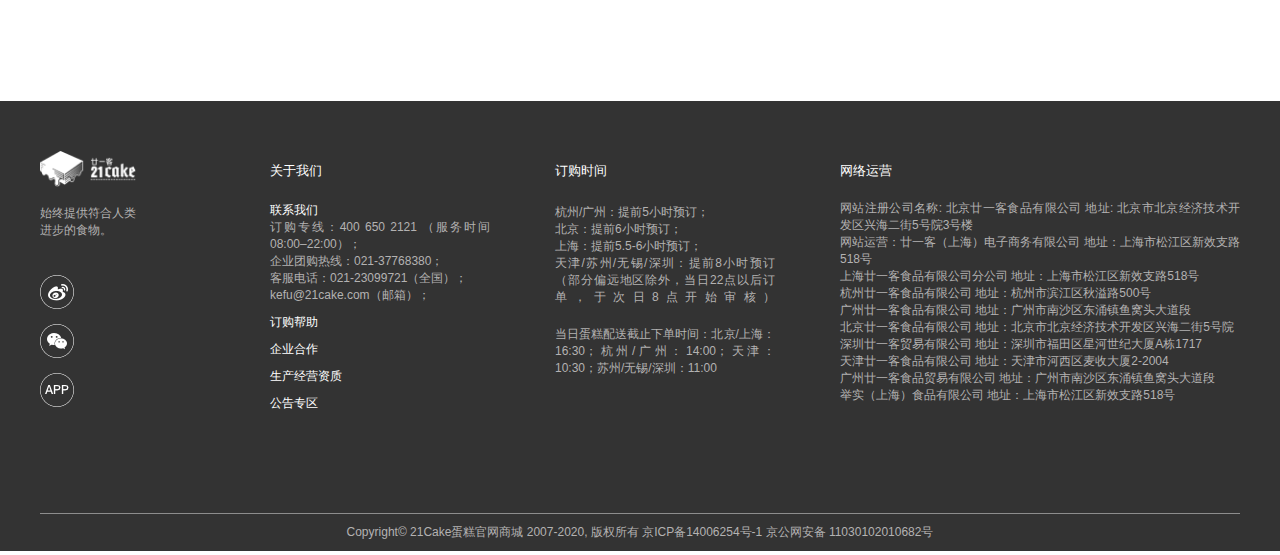
<file: Native project/src/goods/goods1.html>
<!DOCTYPE html>
<html lang="en">

<head>
  <meta charset="UTF-8">
  <meta name="viewport" content="width=device-width, initial-scale=1.0">
  <title>橘与桔 Calamondin&Calamansi 橘与桔__蛋糕网上订购_5小时新鲜送达_21Cake官网</title>
  <!-- 引入css -->
  <link rel="stylesheet" href="../../css/goods1.css">
  <link rel="stylesheet" href="../../css/style.css">
  <link rel="stylesheet" href="../../css/header.css">
</head>

<body>
  <!-- header-start 头部 -->
  <header>
    <div class="toubu">
      <div class="w header">
        <div class="logo left">
          <a href="../../index.html">
            <img src="../../images/logo.png" alt="">
          </a>
        </div>
        <div class="nav">
          <ul>
            <li><a href="../../index.html">首页</a></li>
            <li><a href="">蛋糕</a></li>
            <li><a href="">面包</a></li>
            <li><a href="">冰淇淋</a></li>
            <li><a href="">咖啡下午茶</a></li>
            <li><a href="">全国送</a></li>
            <li><a href="">企业专区</a></li>
          </ul>
        </div>
        <div class="right header-righr">
          <a class="xiazai left" href="">APP下载
            <img class="erweima" src="../../images/erweima.png" alt="">
          </a>
          <div class="selt left">
            <span><a href="">上海</a></span>
            <ul>
              <li><a href="javascript:;">深圳</a></li>
              <li><a href="javascript:;">北京</a></li>
              <li><a href="javascript:;">天津</a></li>
              <li><a href="javascript:;">杭州</a></li>
              <li><a href="javascript:;">无锡</a></li>
              <li><a href="javascript:;">苏州</a></li>
              <li><a href="javascript:;">广州</a></li>
            </ul>
            <div class="sanjiao left"></div>
          </div>
          <div class="left login">
            <a class="left messages" href="">消息</a>
            <ul id="mesg">
              <li><a href="">通知</a></li>
              <li><a href="">物流</a></li>
            </ul>
          </div>
          <div class="left login">
            <span class="left"><a href="../login.html">登录</a></span>
            <span>/</span>
            <span><a href="../login_register.html">注册</a></span>
          </div>
          <img class="right logoIco" src="../../images/gouwu.png" alt="">
        </div>
      </div>
    </div>
  </header>
  <!-- header-end 头部-->
  <!-- 影藏头部-start -->
  <div class="toubu show nav_logo">
    <div style="position: relative;" class="w nav_pricenown">
      <div class=" faed">
        <h2 class="left">Calamondin&Calamansi 橘与桔</h2>
        <div class="right">
          <span class="left nav_price">198.00/454g(1.0磅)</span>
          <i class="right"></i>
        </div>
      </div>
      <ul class="fead_car">
        <li>
          <ul class="w fead_text">
            <li class="fead_inline"><img src="../../images/sugar_icon.png" alt=""> 约12.5x12.5cm</li>
            <li class="fead_inline"><img src="../../images/sugar_icon.png" alt="">适合3-4人分享</li>
            <li class="fead_inline"><img src="../../images/sugar_icon.png" alt="">含5套餐具（蜡烛需单独订购）</li>
            <li class="fead_block"><img src="../../images/sugar_icon.png" alt="">最早今天 21:30配送</li>
          </ul>
        </li>
        <li class="fead_price hover">
          <dl class="clear">
            <dt class="left">商品价格</dt>
            <dd class="fead_cart left">
              <a class="fade_car chui">
                <span>454g</span>
                (1.0磅)
              </a>
              <i class="gouzi">
                <img src="../../images/gouzi.png" alt="">
              </i>
            </dd>
            <dd class="fead_cart left">
              <a class="fade_car chui">
                <span>908g</span>
                (2.0磅)
              </a>
              <i class="gouzi">
                <img src="../../images/gouzi.png" alt="">
              </i>
            </dd>
            <dd class="fead_cart left">
              <a class="fade_car chui">
                <span>1362g</span>
                (3.0磅)
              </a>
              <i class="gouzi">
                <img src="../../images/gouzi.png" alt="">
              </i>
            </dd>
            <dd class="fead_cart left">
              <a class="fade_car chui">
                <span>2270g</span>
                (5.0磅)
              </a>
              <i class="gouzi">
                <img src="../../images/gouzi.png" alt="">
              </i>
            </dd>
          </dl>
        </li>
        <li class="shop">
          <button>立即购买</button>
          <button>加入购物车</button>
        </li>
      </ul>
    </div>
  </div>
  <!-- 影藏头部-end -->
  <!-- 主页--start -->
  <div class="w details">
    <img class="left detailsLeft" src="../../images/goods_banner1.jpg" alt="">
    <div class="right detailsRight">
      <img src="../../images/goods_banner_logo.jpg" alt="">
      <ul>
        <li><a href=""><img src="../../images/goods_banner1.jpg" alt=""></a></li>
        <li><a href=""><img src="../../images/goods_banner2.jpg" alt=""></a></li>
        <li><a href=""><img src="../../images/goods_banner3.jpg" alt=""></a></li>
        <li><a href=""><img src="../../images/goods_banner4.jpg" alt=""></a></li>
      </ul>
    </div>
  </div>
  <div class="w details_cont">
    <div class="left details_itme_left">
      <ul>
        <li>
          <h5>Calamondin&Calamansi 橘与桔</h5>
        </li>
        <li class="new_details">
          <span><a href="">新品 ></a></span>
          <span><a href="">当季推荐 ></a></span>
        </li>
        <li class="detaulslogo">
          <span>
            <img src="../../images/details_cont1.png" alt="">
            <p>奶油</p>
          </span>
          <span>
            <img src="../../images/details_cont2.png" alt="">
            <p>卡曼橘</p>
          </span>
        </li>
        <li class="detailstext">
          /像切开一只柑橘鲜果/
          <br>
          /可以细数的，7个风味层次/
          <br>
          /每一层都包含不同柑橘元素/
          <br>
        </li>
        <li class="details-distribution">
          <div class="distribution_top">
            <i></i>
            <span>保鲜条件：0－4℃保藏10小时，5℃食用为佳</span>
          </div>
          <div class="distribution_button">
            <i></i>
            <span>参考甜度：</span>
            <ul>
              <li class="distri_block"></li>
              <li class="distri_block"></li>
              <li class="distri_show"></li>
              <li class="distri_show"></li>
              <li class="distri_show"></li>
            </ul>
          </div>
        </li>
      </ul>

    </div>
    <div class="right details_itme_right">
      <ul class="itme1">
        <li class="itme1Price">¥198.00/454g(1.0磅)</li>
        <li>
          <ul class="text">
            <li class="block_inline"><img src="../../images/sugar_icon.png" alt=""> 约12.5x12.5cm</li>
            <li class="block_inline"><img src="../../images/sugar_icon.png" alt="">适合3-4人分享</li>
            <li class="block_inline"><img src="../../images/sugar_icon.png" alt="">含5套餐具（蜡烛需单独订购）</li>
            <li class=""><img src="../../images/sugar_icon.png" alt="">最早今天 21:30配送</li>
          </ul>
        </li>
        <li class="price hover">
          <dl class="clear">
            <dt class="left">商品价格</dt>
            <dd class="cart left posn">
              <a href="javascript:;" class="chui">
                <span>520g</span>
                (6.0磅)
              </a>
              <i class="gouzi">
                <img src="../../images/gouzi.png" alt="">
              </i>
            </dd>
            <dd class="cart left posn">
              <a href="javascript:;" class="chui">
                <span>520g</span>
                (6.0磅)
              </a>
              <i class="gouzi">
                <img src="../../images/gouzi.png" alt="">
              </i>
            </dd>
            <dd class="cart left posn">
              <a href="javascript:;" class="chui">
                <span>520g</span>
                (6.0磅)
              </a>
              <i class="gouzi">
                <img src="../../images/gouzi.png" alt="">
              </i>
            </dd>
            <dd class="cart left posn">
              <a href="javascript:;" class="chui">
                <span>520g</span>
                (6.0磅)
              </a>
              <i class="gouzi">
                <img src="../../images/gouzi.png" alt="">
              </i>
            </dd>
          </dl>
        </li>
        <li class="itmenav clear">
          <span class="left">换购商品</span>
          <a class="left" href="javascript:;">
            <i></i>
            <img src="../../images/itmenav_logo.jpg" alt="">
          </a>
          <p class="left">尝试21cake其他优质产品</p>
          <p class="show">购买任意磅数蛋糕+50.00元换购</p>
        </li>
        <li>
          <button class="btns">立即购买</button>
          <button>加入购物车</button>
        </li>
      </ul>
    </div>
  </div>
  <div class="w">
    <img src="../../images/itmes1.jpg" alt="">
    <img src="../../images/itmes2.jpg" alt="">
    <img src="../../images/itmes5.jpg" alt="">
    <img src="../../images/itmes6.jpg" alt="">
    <img src="../../images/itmes8.jpg" alt="">
    <img src="../../images/itmes9.jpg" alt="">
    <img src="../../images/itmes10.jpg" alt="">
    <img src="../../images/itmes11.jpg" alt="">
    <img src="../../images/itmes12.jpg" alt="">
    <img src="../../images/itmes13.jpg" alt="">
  </div>
  <div class="w explain">
    <span>小提示</span>
    <ol>
      <li>
        蛋糕规格及免费配送餐具:
        <table>
          <tbody>
            <tr>
              <td>1.0磅：约13×13(cm)</td>
              <td>适合3-4人食用</td>
              <td>免费配送5套餐具</td>
            </tr>
            <tr>
              <td>2.0磅：约17×17(cm)</td>
              <td>适合7-8人食用</td>
              <td>免费配送10套餐具</td>
            </tr>
            <tr>
              <td>3.0磅：约23×23(cm)</td>
              <td>适合11-12人食用</td>
              <td>免费配送15套餐具</td>
            </tr>
            <tr>
              <td>5.0磅：约30×30(cm)</td>
              <td>适合15-20人食用</td>
              <td>免费配送20套餐具</td>
            </tr>
          </tbody>
        </table>
      </li>
    </ol>
    <span>订购5磅及5磅以上规格的蛋糕，请与客服人员联系，订购电话：400 650 2121</span>
    <span>退改说明：</span>
    <span>1.北京、上海、杭州、广州地区距配送时间6小时及以上的订单可修改、取消、退订；距配送时间不足小时，订单不再支持修改、取消、退订。（22点之后不接受次日点之前配送订<br>单修改、退订）</span>
    <span>2.苏州、无锡、深圳、天津距配送时间不足小时，订单不再支持修改、取消、退订。（22点之后不接受次日点之前配送订单修改、退订）</span>
    <div class="explain_itme">
      <h2>商品推荐:</h2>
      <ul>
        <li>
          <a href="">
            <img src="../../images/bread5.jpg" alt="">
            <h4>原味可颂（京沪杭满39元包邮）</h4>
            <p>￥12.00/45g(一份)</p>
          </a>
        </li>
        <li>
          <a href="">
            <img src="../../images/bread6.jpg" alt="">
            <h4>北海道吐司（4片/京沪杭满39元包邮）</h4>
            <p>￥13.80/150g(一份)</p>
          </a>
        </li>
        <li>
          <a href="">
            <img src="../../images/bread7.jpg" alt="">
            <h4>阳光葡萄卷（京沪杭满39元包邮）</h4>
            <p>￥13.80/70g(一份)</p>
          </a>
        </li>
        <li>
          <a href="">
            <img src="../../images/bread8.jpg" alt="">
            <h4>《家常面包》（京沪杭满39元包邮）</h4>
            <p>￥41.40/265g(一份)</p>
          </a>
        </li>
      </ul>
    </div>
  </div>
  <!-- 主页--end -->
  <!-- footer-start 脚部-->
  <iframe src="../footer.html" frameborder="0" scrolling='no' width="100%" height="600px"></iframe>
  <!-- footer-end 脚部-->
</body>
<!-- 引入js -->
<script src="../../js/header.js"></script>
<script src="../../js/goods1.js"></script>
<script src="../../js/footer.js"></script>
</html>
</file>
<file: cleansing/css/style.css>
*{margin: 0;padding: 0;}
.container,a,ul,ol{font-size: 14px;color: #666666;text-decoration: none;list-style: none;}
.w{max-width: 1230px;min-width: 991px;margin: 0 auto;}
</file>
<file: cleansing/css/index.css>
.container {width: 100%;}
/* 头部 */
.header { height: 40px;display: flex;justify-content: space-between;align-items: center;padding: 0 15px;box-sizing: border-box;}
.header ul {display: flex;}
.header ul li+li {margin-left: 10px;padding-left: 10px;border-left: 1px solid #666666;}
.header ul li:last-child a {color: #005491;}
.header ul li:last-child a:first-child {margin: 0 5px;}
.header ul li:last-child a:last-child {margin: 0 5px;}
/* 导航栏 */
.nav {background-color: #225bb4;height: 96px;}
.nav .list {height: 100%;display: flex;justify-content: space-between;align-items: center;padding: 0 15px;box-sizing: border-box;position: relative;}
.nav .list ul { display: flex;flex-wrap: nowrap;}
.nav .list ul li { padding: 0 25px;border-right: 1px solid #cdc9c9;}
.nav .list ul li:first-child a {color: #f08622}
.nav .list ul li a { font-size: 16px;color: #ddd;transition: .5s;}
.nav .list ul li a:hover {color: #f08622;}
.nav .list input { width: 143px;height: 34px;border: 0;border-radius: 5px 0 0 5px;outline: none;position: relative;right: -3%;top: 1%;vertical-align: top;padding: 0 10px;box-sizing: border-box;}
.nav .list button { background: #ffffff url(http://www.yanxin-sz.com/images/fdj.png)no-repeat center; width: 47px;height: 34px;border: 0;border-radius: 0 5px 5px 0;}
.nav .list .list_rights {display: none;position: fixed;right: 5%;top: 7%;}
.nav .list .list_rights p {width: 40px;height: 4px;background: #ffffff;margin: 3px 0;transition-duration: .5s;}
.active p {height: 3px;display: block;}
.active p:nth-child(2) {display: none;}
.active p:last-child {transform: rotate(-45deg) translate(0, -10px);}
.active p:first-child {transform: rotate(45deg) translate(-3px, 5px);}
/* banner */
/* 核心区域 */
.benner {max-width: 100%;text-align: center;overflow: hidden;position: relative;max-height: 504.66px;}
.benner ul {width: 300%;display: flex;position: relative;}
.benner ul li {width: 100%;margin: 0 auto;}
.benner ul li img {max-width: 100%;max-height: 504px;}
/* 小圆圈 */
.benner .circle {position: absolute;bottom: 4%;left: 50%;}
.benner .circle li {width: 10px;height: 10px;float: left;margin-left: 10px;background-color: #fff;border-radius: 50%;cursor: pointer}
.benner .circle .current { background-color: red;}
/* 介绍模块 */
/* 媒体查询 */
@media (min-width: 1186px) {
    .introduce ul li {
        font-size: 20px;
    }
    .about .us .us_right a {
        display: block;
        position: relative;
        left: -42%;
        color: #f08622;
        top: 13%;
    }
}
@media (max-width: 1186px) {
    .nav .list ul li { padding: 0 15px;border-right: 1px solid #cdc9c9;}
    .nav .list ul li a { font-size: 14px;}
.nav {height: 90px;}
}
@media (max-width: 991px) {
    .introduce ul li {
        font-size: 16px;
    }
.nav {height: 80px;}
    .about .us .us_right a {
        display: none;
    }
    .nav .list ul,.list_right{display: none;}
    .nav .list .list_rights {
        display: block;
    }
    .nav img{width: 180px;height: 27px;}
}

@media screen and (min-width:981px) {
    .introduce ul li img:hover {
        transform: rotateY(360deg);
    }
    .about .us .us_right a {
        display: block;
        position: relative;
        left: -42%;
        color: #f08622;
    }
}

@media (max-width: 767px) {
    .introduce ul li {
        padding: 20px 0;
        font-size: 12px;
    }
    .nav {height: 60px;}
    .nav img{width: 160px;height: 24px;}
    .introduce ul li:first-child {
        display: none;
    }
    .back ul li {
        font-size: 12px;
    }
    .about .us .us_right a {
        display: none;
    }
}

@media (max-width: 479px) {
    .back ul li:first-child {
        display: none;
    }
}

.introduce {
    width: 100%;
    height: 100%;
    padding: 3.7% 0;
}

.introduce ul {
    max-width: 1200px;
    max-height: 176px;
    display: flex;
    justify-content: space-around;
    margin: 0 auto;
}

.introduce ul li {
    border-radius: 50%;
    background-color: #337ab7;
    width: 20%;
    padding: 5% 0;
    max-width: 176px;
    text-align: center;
    transition-duration: 1s;
    color: #fff;
}

.introduce ul li:nth-child(2) {
    background-color: #38b0d0;
}

.introduce ul li:nth-child(3) {
    background-color: #3eb839;
}

.introduce ul li:last-child {
    background-color: #f8a805;
}

.introduce ul li img {
    width: 27.6%;
    transition-duration: 1s;
    margin-top: -8px;
}

.introduce ul li p {
    margin-top: 6px;
}


/* 背景 */

.back {
    width: 100%;
    height: 100%;
    background: url(http://www.yanxin-sz.com/images/bg2.jpg) no-repeat;
    background-position: center;
    background-size: 100%;
    max-height: 492px;
    box-sizing: border-box;
    position: relative;
}

.linear {
    width: 100%;
    height: 100%;
    height: 492px;
    background: linear-gradient(to right, rgba(34, 91, 180, 1) 0%, rgba(34, 91, 180, 0.4) 30%, rgba(34, 91, 180, 0.4) 70%, rgba(34, 91, 180, 1) 100%);
}

.linear .bj {
    width: 100%;
    height: 100%;
}

.back ul {
    max-width: 1230px;
    max-height: 182px;
    padding: 0 15px;
    display: flex;
    justify-content: space-around;
    margin: 0 auto;
    padding: 4% 0;
}

.back ul li {
    width: 20%;
    height: 100%;
    display: flex;
    flex-direction: column;
    align-items: center;
}

.back ul li>div {
    width: 50%;
    height: 60%;
    border-radius: 50%;
    background-color: #173a67;
    text-align: center;
    padding: 6.048% 0;
    max-height: 104px;
    max-width: 104px;
    min-width: 80px;
    min-height: 80px;
    box-sizing: border-box;
}

.back ul li>div img {
    width: 68.27%;
    max-width: 71px;
    max-height: 71px;
    min-height: 40px;
    min-width: 40px;
    margin-top: 2%;
}

.back ul li>div:hover {
    background-color: #f8a805;
}

.d1 {
    width: 100%;
    height: 500px;
    background-color: #ddd;
}

.back ul li span {
    color: #fff;
    font-size: 16px;
}

.back ul li p {
    color: rgba(255, 255, 255, 0.7);
    line-height: 24px;
    overflow: hidden;
    text-overflow: ellipsis;
    white-space: nowrap;
    max-width: 150px;
    margin: 5px 0;
}

.back ul li p:after {
    display: inline;
    content: "...";
    font-size: 16px;
}


/* 关于我们 */

.about {
    /* width: 100%; */
    height: 100%;
    max-width: 1200px;
    padding: 0 15px;
    position: relative;
    top: -175px;
    margin: 0 auto;
}

.about .us {
    border-radius: 8px;
    max-height: 451px;
    max-width: 1200px;
    height: 100%;
    background-color: #ffffff;
    margin: 0 auto;
    padding: 50px;
    box-sizing: border-box;
    text-align: center;
}

.about .us h1 {
    margin-bottom: 15px;
}

.about .us h4 {
    margin-bottom: 30px;
}

.about .us .us_left {
    width: 46%;
    height: 250px;
}

.about .us .us_right {
    width: 54%;
    padding-left: 30px;
    max-height: 252px;
}

.about .us .us_min {
    display: flex;
}

.about .us .us_right p {
    display: inline-block;
    max-height: 252px;
    text-indent: 26px;
    line-height: 28px;
    overflow: hidden;
}
</file>
<file: Native project/css/style.css>
*{margin: 0;padding: 0;}
ul,ol{list-style: none;}
a{text-decoration: none;color: #684029;font-size: 14px;}
h1,h2,h3,h4,h5,h6{font-weight: normal;}
body{font-family:'PingFang SC','Heiti SC','微软雅黑',Helvetica,Arial;font: 12px;}
.toubu{position: fixed;width: 100%;height: 80px;background-color: #ffffff;z-index: 5;box-shadow: 0 2px 2px 0 rgba(195,195,195,0.50);}
/* 版心居中 */
.w{width:1200px;margin: 0 auto;}
/* 左浮动 */
.left{float: left;}
/* 右浮动 */
.right{float: right;}
/* 元素影藏 */
.show{display: none;}
/* 元素显示 */
.block{display: block;}
.block_inline{display: inline-block;}
/* 清楚浮动 */
.clear:after{content: '';display: block;clear: both;}
/* 取消button边框 */
button{cursor: pointer;}
button:focus{outline: 0;} 
.posn{position: relative;}
</file>
<file: Native project/css/header.css>
/* header start */
.toubu{position: fixed;top: 0;}
.header{height: 80px;background-color: #ffffff;}
.header .logo img{width: 120px;height: 44px;margin: 18px 0;}
.nav {position: relative;left: 30px;}
.nav ul li{float: left;height: 80px;line-height: 80px;margin: 0 15px;}
.nav ul li a:hover{color:#B8860B}
.header-righr{width: 327.98px;position: relative;}
.header-righr .xiazai{display: block; margin-right: 20px;height: 80px;line-height: 80px;color: #684029;}
.header-righr .erweima {width: 110px;height: 0; position: absolute;top: 70px;left: -40px;border: 8px solid #ffffff;opacity: 0;}
.header-righr .xiazai:hover .erweima{height: 110px;opacity: 1; transition:  .7s ease-in-out;overflow: hidden;}
.header-righr .xiazai:hover{color:#B8860B;}
.header-righr .selt{color: #684029;font-size: 14px;position: relative;margin: 0  40px 0 0;position: relative;}
.header-righr .selt span{line-height: 80px;}
.header-righr .selt span a{color: #684029;}
.header-righr .selt ul{position: absolute;width: 100px;height: 0px;text-align: center;background-color: #ffffff;left: -20px;opacity: 0;font-size: 0;overflow: hidden;top: 68px;}
.header-righr .selt:hover ul{opacity: 1;height: 180px; transition:  .8s ease-in-out;}
.header-righr .selt ul li{height: 14px;padding-bottom:10px;line-height: 35px;}
.header-righr .selt ul li a{color: #BB9772;}
.header-righr .selt ul li a:hover{color: #000;}
.header-righr .selt span a:hover{color:#B8860B;}
.header-righr .login  ul{position: absolute;width: 100px;height: 0px;text-align: center;background-color: #ffffff;left: -40px;opacity: 0;font-size: 0;overflow: hidden;top: 68px;line-height:10px;}
.header-righr .login:hover ul{opacity: 1;height: 70px; transition:  .8s ease-in-out;}
.header-righr .login  ul li{padding:11px ;}
.header-righr .login  ul li a{color:#B8860B;}
.header-righr .login  ul li:hover a{color: #000;}
.logoIco{width: 25px;height: 25px;position: relative;top: 30px;}
/* 三角形 */
.header .selt .sanjiao{width: 0;height: 0;border-style: solid;border-width: 6px;border-color: #4C2A1C transparent transparent transparent; font-size:0;line-height: 0;position: relative;top: 39px;right: -42px;}
.header .login{height: 80px;line-height: 80px;position: relative;}
.header .messages{display:inline-block;width: 52px;color:#684029 ;}
.header .messages:hover{color:#B8860B ;}
.header .login img{position:absolute; width: 18px;height: 18px; margin: 9px 0;top:22px;right: -48px;}
.header .login a:hover{color:#B8860B ;}
</file>
<file: Native project/css/index.css>
/* banner start*/
body{position: relative;}
.banner{padding-top:80px ;}
/* 左右按钮 */
.banner .arrow-l, .arrow-r{opacity: 0; position: absolute;top: 50%;margin-top: 20px;width: 24px;height: 40px;background:rgba(0,0,0,.3);text-align: center;line-height: 40px;color: #fff;font-family: 'icomoon';font-size: 18px;}
.banner .arrow-r{position: absolute;right: 0;;}
/* banner核心滚动区域 */
.banner{width: 100%;height: 640px;overflow: hidden;position:relative;}
.banner ul{position:relative;width: 100%;}
.banner ul li{position:absolute;top:0;left:0;width: 100%;z-index: -1;opacity: 0; transition: opacity 1s ease-in;}
.banner ul .opa-on{opacity: 1;}
.banner ul li a img{width: 100%;height: 640px;}
/* 小圆圈 */
.banner ol{position: absolute;left: 50%;bottom: 15px;}
.banner ol li{width: 8px;height: 8px;border: 1px solid gray;border-radius: 100%;background-color:#ffffff;display: inline-block;margin-left: 5px;}
.banner .on{background-color: #442818;}
/* banner-end */
/* nav-start */
.nav-barAll{margin: 26px 38px 0;}
.nav-barAll a{margin-left: 18px;}
.nav-barAll a :hover{opacity: 1;}
.nav-barAll a img{opacity: 0.85;box-shadow: 1px 1px 1px rgba(0,0,0,0.1);-moz-box-shadow:1px 1px 1px rgba(0,0,0,0.1);-webkit-box-shadow:1px 1px 1px rgba(0,0,0,0.1);}
.newproductAll{margin: 5px 0 0;padding: 50px 0 0;position: relative;}
.newproductAll .newproduct-logo h4{font-size: 26px;color: #724228;margin-bottom:20px;margin-left: 50px; line-height: 36px;}
.newproductAll .newproduct-logo h4>:last-child{font-size: 14px;color: #8E5D43;}
.newproductAll .newproduct-logo h4 i{font-size: 14px;color: #8E5D43;}
.newproductAll .merchandise {display: block;text-align: center;height: 250px;}
.newproductAll .show{margin:-100px 50px 0 ;padding-top: 100px;}
.newproductAll .varieties{position: relative;}
.newproductAll .varieties ul {margin: 0 auto;overflow: hidden;}
.newproductAll .varieties ul li{float: left; width: 263px;height: 365px;margin:0 8px ;position: relative;left: 43px;}
.newproductAll .varieties ul li:nth-last-child(1)>a>img{width: 263px;height: 230px;}
.newproductAll .varieties ul li a {display: block;}
.newproductAll .varieties ul li .tag a{display:inline-block;border:1px solid #D5BFA7; color:#D5BFA7;font-size: 12px;padding: 0 8px;border-radius: 100px;margin: 8px 3px;}
.newproductAll .varieties ul li .cart{border-top:1px dashed #D5BFA7;margin-top: 6px;padding-top: 10px;}
.newproductAll .varieties ul li .cart span{line-height: 14px;color: #BB9772;font-size: 14px;bottom: 4px;}
.newproductAll .varieties ul li .cart a{display: inline-block;line-height: 20px;font-size: 12px;background:#643E28;color: #fff;padding: 0 10px;position: absolute;;right: 0;}
.welt .merchandise {text-align: left;margin-left: 50px;overflow: hidden;}
.welt .merchandise a img{width: 542px;box-shadow: 0 0 6px 0 rgba(0,0,0,0.10);border-radius: 8px;}
.newproductAll .difference ul li a img{width: 542px;height: 252px;}
.newproductAll .difference ul li h4{font-size: 24px;color: #000;margin-top: 14px;padding: 0 16px;text-align: left;}
.newproductAll .difference ul li{text-align: left;box-shadow: 0 0 6px 0 rgba(0,0,0,0.10);border-radius: 8px;width: 542px;overflow: hidden;}
.newproductAll .difference ul li span{padding: 0 16px;line-height: 22px;font-size: 14px;color:#AD814B ;}
/* 购物车 */
.block{display: block;transition: 1s  ;}
.show{display: none;}
.add{padding: 12px;background-color:#ffffff;position: absolute;bottom: 12px;display: none;overflow: hidden;}
.newproductAll .varieties .add span{font-size: 16px;color: #684029;}
.newproductAll .varieties .add ul {padding: 10px 0;position: relative;left: -40px;overflow: visible;width: 263px;}
.newproductAll .varieties  .add ul li{border: 1px solid #D0C3BB;display: inline-block;font-size: 12px;width: 38px;padding: 2px 8px;height: 32px;margin:1px;}
.newproductAll .varieties  .add ul li a{font-size: 12px;position: relative;left: 4px;}
.newproductAll .varieties  .add ul li span{font-size: 12px;position: relative;left: 4px;}
.newproductAll .varieties  .add .btns{position: relative;top: 15px;}
.newproductAll .varieties  .add button{width: 114px;height: 30px;font-size: 12px;margin: 8px 0;border: 0 ;}
.add .btnl{color:#643E28}
.add .btnr{background-color:#684029 ;color: #ffffff;}
.newproductAll .varieties .add ul li .gouzi{position: absolute;border: 0.5px #643E28;width: 12px;height: 12px;background-color: #643E28;top: 0;left: 0;}
.newproductAll .varieties .add ul li .gouzi img{width: 100%;background-color: #fff;}
.newproductAll .varieties .addcart{width: 263px; height: 137px; background-color:#ffffff;position: absolute;bottom: 0;z-index: 6;}
.newproductAll .varieties .addcart .icon{text-align: center;padding-top:50px;padding-bottom:22px ;}
.newproductAll .varieties .addcart .icon i{display: inline-block;width: 20px;height: 20px;background:url(../images/xuanzhong.png)no-repeat center;background-size:cover}
.newproductAll .varieties .Thecar{display: block;text-align: center;width: 150px;height: 28px;background-color:  #684029;margin: 0 auto ;color: #ffffff;}
/* nav-end */
/* 侧边栏 start */
.aside{position: absolute;left: 50%;width: 45px;top: 20%;margin-left: 600px;}
.aside ul{position: absolute;background: #E4E8EB;}
.aside ul li{font-size: 12px;text-align: center;height: 40px;line-height: 40px;border-bottom: 1px solid #E4E5E9;padding: 10px 8px 0;}
.aside ul .active{background-color: #D8BFd8;}
.aside ul li:nth-child(1)>a{color: red;}
.aside ul li:nth-child(2)>a{color: yellow}
.aside ul li:nth-child(3)>a{color:#A8C001;}
.aside ul li:nth-child(4)>a{color: green;}
.aside ul li:nth-child(5)>a{color: #724228}
iframe{display: block;} 

/* 侧边栏  end*/
</file>
<file: Native project/css/footer.css>
.bj{background-color: #333;margin-top: 150px;position: absolute;bottom: 0;width: 100%;}
.footer .footerAll{height: 400px;overflow: hidden;padding-top:50px ;}
.footer .footerAll .chlired{width: 230px;height: 256px; font-family: 'PingFang SC','Heiti SC','微软雅黑',Helvetica,Arial;font-size: 12px;}
.footer .footerAll .chlired .logo{width: 96px;margin-bottom:15px;}
.footer .footerAll .chlired {color:#B3B2B2;}
.footer .footerAll .chlired  span{display: block;margin-bottom: 36px;color:#B3B2B2;}
.footer .footerAll .chlired a{display: block;margin-bottom: 12px;}
.footer .footerAll .chlired .weixiner1,.weixiner2{width: 150px;position: absolute;z-index: 6;top: 160px;left: 50px;display: none;}
.footer .footerAll .chlired a:not(:only-child):last-of-type{margin-bottom: 0;}
.footer .footerAll .chlired1 {width: 220px;margin: 0 65px 0 0}
.footer .footerAll .chlired1 h5{font: 12px;color: #fff;margin: 11px 0 20px;}
.footer .footerAll .chlired1 span{font-size:12px;color: #fff;}
.footer .footerAll .chlired1 P{font-size:12px;color:#B3B2B2;text-align: justify;line-height: 17px;}
.footer .footerAll .chlired1 a{display: block;margin: 10px 0 0 0;color: #fff;font-size: 12px;}
.footer .footerAll .chlired2{width:220px;height: 221px;}
.footer .footerAll .chlired2 p{margin-top:24px ;}
.footer .footerAll .chlired2  p span{display: inline-block;;font-size:12px;color:#B3B2B2;text-align: justify;line-height: 17px;margin: 20px 0 0 0;}
.footer .footerAll .chlired3{width: 400px;height: 250px;margin: 0;}
.footer .footerAll .banquan{display: block;font-size:12px;color:#B3B2B2;text-align: justify;position: absolute;bottom: 0;text-align:center;border-top: 1px solid #8D8D8D;line-height: 37px;}
.footer .footerAll .banquan a{font-size:12px;color:#B3B2B2;text-align: justify;}
</file>
<file: nont/nont.css>
*{margin: 10;padding: 0;}
span{color: red;}
a,ul{list-style: none;text-decoration: none;}
h4,h6{text-align: center;}
.bor{border: 1px solid #66a5ff;margin: 5px;padding: 5px;}
body {background-color: #ddd;}
/*  <!-- 一：响应式屏幕字体无极变速 --> */
.fontSize {font-size: 0.5rem;padding: 10px 10px;}
/*  <!-- 三：三大系列总结 --> */
.ocs_width{width: 100%;}
.ocs_width table{width: 100%;}
.ocs_width table tr th,td{border: 1px solid #66a5ff;}
.ocs_width table tr td{padding: 5px;}
.ocs_width table:last-child tr td+td{color: red;}
/* <!-- 五：动画函数封装 --> */
/* .animation{position: relative;} */
.animationTop{position: relative;left: 0;width: 100px;height: 100px;background-color: pink;transition:.4s ;}
/* <!-- 六：动画函数的使用 --> */
.anti{height: 200px;}
.sliberbar{display: flex;text-align: center;line-height: 30px;justify-content: center;position: absolute;justify-content:flex-end;}
.sliberbar span{width: 40px;height: 30px;background-color: #66a5ff;z-index: 1;}
.sliberbar .con{width: 200px;height: 30px;background-color: #66a5ff;position: relative;left: -238px;}
</file>
<file: Native project/css/login.css>
.login{background: url(../images/login-bj.jpg)no-repeat top center;position: relative;height: 1300px;}
.login .table{position: relative;}
/* 登录 */
.login .user{width: 302px;height: 290px; border: 1px solid #E9E9E9;padding: 28px 42px;position: absolute;right: 0;top: 200px;}
.login .user .tableheader{cursor: pointer;font-size:20px ;margin-left:15px ;margin-bottom: 25px;color: #482618;}
.login .user .tableheader span:first-child{width: 151px;margin-right:4px ;}
.login .user .tableheader span:last-child{width: 151px;color: #c9c9c9;}
.login .user .ipt input{width: 290px;height: 36px;padding:  0 5px; border: 1px solid #efefef;border-radius: 2px;line-height: 38px;margin-bottom:12px;}
.login .user .ipt input,input:focus{border:1px solid #efefef;}
.login .user .ipt button{width: 302px;height: 48px;background-color:#442818; ;color: #ffffff;font-size: 18px;border-radius: 2px;line-height: 48px;cursor: pointer;margin-top: 25px;}
.login .user .tongyi{margin-top: 20px;}
.login .user .tongyi .tongyi2{position: relative;left: 55px;}
.login .user .tongyi .tongyi1{position: relative;right: 60px;}
/* 注册 */
.zhuceAll{position: relative;}
.zhuce{border: 1px solid #E9E9E9;padding: 28px 42px;position: absolute;top: 200px;height: 417px;right: 0;}
.zhuce h2{text-align: center;}
.zhuce ul li input{width: 290px;height: 36px;padding:  0 5px; border: 1px solid #efefef;border-radius: 2px;line-height: 38px;margin-bottom:12px;font-size: 12px;}
.zhuce ul li:nth-child(4)>input{width:140px;border: 1px solid #E9E9E9;}
.zhuce ul li .yanzheng{position: absolute; width: 140px;border: 1px solid #efefef;height: 36px;margin-left: 6px;text-align: center;line-height: 36px;background-color: #ffffff;border-radius: 2px;}
.zhuce ul li button{width: 302px;height: 48px;background-color:#442818; ;color: #ffffff;font-size: 18px;border-radius: 2px;line-height: 48px;cursor: pointer;margin-top: 25px;}
.zhuce .footer-ipt{margin-top: 15px;font-size: 12px;}
.zhuce .footer-ipt a{font-size: 12px;}
.zhuce .footer-ipt a:last-child{color: #2a99fa;}
.zhuce .footer-ipt a:nth-last-child(2){color: #2a99fa;}
</file>
<file: Native project/css/goods1.css>
header{margin-bottom: 90px;}
.details .detailsLeft{float: left;}
.details .detailsRight{float: right;width: 90px;position: relative;}
.details .detailsRight img{width: 90px;}
.details .detailsRight ul{position: absolute;top: 320px;}
.details .detailsRight ul li a img{width: 90px;margin: 10px 0;}
.details_cont{border-bottom: 2px solid #D5BFA7;padding-bottom: 10px;position: relative;overflow: hidden;}
.details_cont .details_itme_left{width: 550px;}
.details_cont .details_itme_left ul li h5{font-size: 20px;padding: 20px 0 0;}
.details_cont .details_itme_left ul .new_details{margin:30px 0 14px;}
.details_cont .details_itme_left ul .new_details span{display: inline-block; border: 1px solid #D5BFA7;font-size: 12px;margin-right: 6px;padding: 0 10px;border-radius: 100px;}
.details_cont .details_itme_left ul .new_details span a{color: #D5BFA7;}
.details_cont .details_itme_left ul .detaulslogo{position: relative;height: 50px;margin-bottom: 10px;}
.details_cont .details_itme_left ul .detaulslogo span{display: inline-block;height: 36px;}
.details_cont .details_itme_left ul .detaulslogo span img{width: 50px;height: 50px;}
.details_cont .details_itme_left ul .detaulslogo span p{font-size: 12px;display: inline-block;position: relative;top: -15px;}
.details_cont .details_itme_left ul .detailstext{font-size: 12px;line-height: 26px;margin-bottom: 12px;}
.details_cont .details_itme_left ul .details-distribution{padding: 5px 0;}
.details_cont .details_itme_left ul .details-distribution .distribution_top{height: 34px;line-height: 34px;margin-bottom: 5px;}
.details_cont .details_itme_left ul .details-distribution .distribution_top i {background: url(../images/snow_icon.png)no-repeat;margin: 0 10px;width: 34px;height: 34px;display: inline-block;background-size:30px auto}
.details_cont .details_itme_left ul .details-distribution .distribution_top span{font-size: 12px;position: relative;top: -15px;}
.details_cont .details_itme_left ul .details-distribution .distribution_button i{background: url(../images/sugar_icon.png)no-repeat;background-size: 30px auto; margin: 0 2px 0 10px;width: 34px;height: 34px;display: inline-block;}
.details_cont .details_itme_left ul .details-distribution .distribution_button span{font-size: 12px;display: inline-block;height: 34px;position: relative;top: -13px;margin-left: 7px;}
.details_cont .details_itme_left ul .details-distribution .distribution_button ul {display: inline-block;}
.details_cont .details_itme_left ul .details-distribution .distribution_button ul .distri_block{background: url(../images/sugar_icon.png) no-repeat center;background-size: 30px auto; width: 34px;height: 34px;display: inline-block;line-height: 34px;}
.details_cont .details_itme_left ul .details-distribution .distribution_button ul .distri_show{background: url(../images/sugar_icon1.png) no-repeat center;background-size: 30px auto; width: 34px;height: 34px;display: inline-block;line-height: 34px;}
.details_cont .details_itme_right{width: 530px;height: 367px;}
.details_itme_right .itme1{padding: 20 0 10px;font-size: 18px;}
.details_itme_right .itme1 .itme1Price{padding-top:20px;color: #CBA375;}
.details_itme_right .itme1 li .text{padding-bottom:23px;margin-top: 15px;}
.details_itme_right .itme1 li .text li{font-size: 12px;margin: 5px 0;padding:0 10px 0 0 ;height: 25px;line-height: 25px;}
.details_itme_right .itme1 li .text li img{width: 15px;}
.details_itme_right .itme1 .price{margin: 5px 0 25px 0;}
.details_itme_right .itme1 dl dt{font-size: 12px;}
.details_itme_right .itme1 dl dd{font-size: 12px;border: 1px solid #e7e0dd;;margin-left: 15px;width: 50px;text-align: right;height: 30px;}
.details_itme_right .itme1 dl dd a{font-size: 12px;padding: 0 5px ;}
.details_itme_right .itme1 dl dd span{display: block;padding: 0 5px;}
.details_itme_right .itme1 .itmenav{font-size: 12px;margin: 15px 0;}
.details_itme_right .itme1 .itmenav span{height: 40px;line-height: 40px;}
.details_itme_right .itme1 .itmenav a{margin: 0 15px;position: relative;width: 40px;height: 42px;border: 1px solid #e7e0dd;;}
.details_itme_right .itme1 .itmenav a i{width: 11px;height: 11px;position: absolute;top: 0;left: 0;border: 1px solid #e7e0dd;border-top: 0;border-left: 0;}
.details_itme_right .itme1 .itmenav a img{width: 36px;}
.details_itme_right .itme1  li button{width: 167px;height: 30px;color:#7A5844;font-size: 13px;border: none;margin-top: 10px;margin-bottom:10px ;}
.details_itme_right .itme1  li button:first-child{background-color: #F4F4F4;}
.details_itme_right .itme1  li button:last-child{background-color: #684029;color: #F4F4F4;}
.details_itme_right .itme1  li button:first-child:hover{background-color:#EFEFEF;transition: all 1s;}
.details_itme_right .itme1  li button:last-child:hover{background-color: #482618;transition: all 1s;}
.explain{font-size: 12px;line-height: 24px;}
.explain span{display: block;}
.explain span:nth-child(3){margin-left: 20px;}
.explain table tbody tr{display: block;}
.explain table tbody tr td{display: inline-block;margin-left: 20px;}
.explain table tbody tr:last-child:first-child{padding-left:10px ;}
.explain .explain_itme{margin-top: 30px;font-size: 14px;}
.explain .explain_itme h2{font-size: 14px;margin:10px 20px;}
.explain .explain_itme ul{height: 285px;margin:0  0 0 18px;width: 1012px;border: 1px solid #D5BFA7;}
.explain .explain_itme ul li{display: inline-block;margin: 20px 33px;width: 180px;}
.explain .explain_itme ul li img{width: 180px;height: 198px;}
.explain .explain_itme ul li h4{white-space:nowrap ;color: #8B663C;text-overflow: ellipsis;overflow: hidden;}
.explain .explain_itme ul li p{color: #CBA375;text-align: center;}
.faed{height: 80px;line-height: 80px;box-shadow:0 2px 2px 0 rgba(195,195,195,0.50) ;margin-bottom: 10px;cursor: pointer;}
.faed h2{color: #684029;font-size: 24px;}
.faed span{color: #684029;}
.faed i{background: url(../images/gouwu.png)no-repeat center ;background-size: 30px; width: 34px;height: 80px;display: inline-block;line-height: 80px;}
.nav_logo:hover img{background-color: red;}
.fead_car{position: fixed;top: 80px;border: 1px solid #F0F0F0;box-shadow: 0px 2px 4px 0px rgba(237,237,237,0.50);background-color: #fff;width: 515px;height: 193px; position: absolute;right: 0;margin: 0 0 0 45px;padding: 0 20px 30px;display: none;}
.fead_car li .fead_text{font-size: 12px;height: 70px;margin-bottom: 20px;}
.fead_car li .fead_text li{padding-right: 10px;margin:5px 0 ;}
.fead_car li .fead_text .fead_inline{display: inline-block;}
.nav_logo{position: relative;}
.fead_car .price{margin: 5px 0 25px 0;}
.fead_car dl dt{font-size: 12px;}
.fead_car dl dd{font-size: 12px;border: 1px solid #e7e0dd;margin-left: 15px;width: 50px;text-align: right;height: 30px;}
.fead_car dl dd a{font-size: 12px;padding: 0 5px ;color: #000000;}
.fead_car dl dd span{display: block;padding: 0 5px;}
.fead_car .itmenav{font-size: 12px;margin: 15px 0;}
.fead_car .itmenav span{height: 40px;line-height: 40px;}
.fead_car .itmenav a{margin: 0 15px;}
.fead_car .itmenav a img{width: 36px;}
.fead_car  li button{width: 167px;height: 30px;color:#7A5844;font-size: 13px;border: none;margin-top: 35px;}
.fead_car  li button:first-child{background-color: #F4F4F4;color: #7a7a7a;}
.gouzi{position: absolute;border: 0.5px #643E28;width: 12px;height: 12px;background-color: #643E28;top: 0;left: 0;}
.gouzi img{width: 100%;background-color: #fff;}
.chui:hover{color: #CBA375;cursor: pointer;}
.chui{position: absolute;top: 1px;left: 5px;}
.fead_cart{position: relative;}
.fade_car{position: absolute;top: 1px;left: 1px;}
.gouzi{display: none;}
</file>
